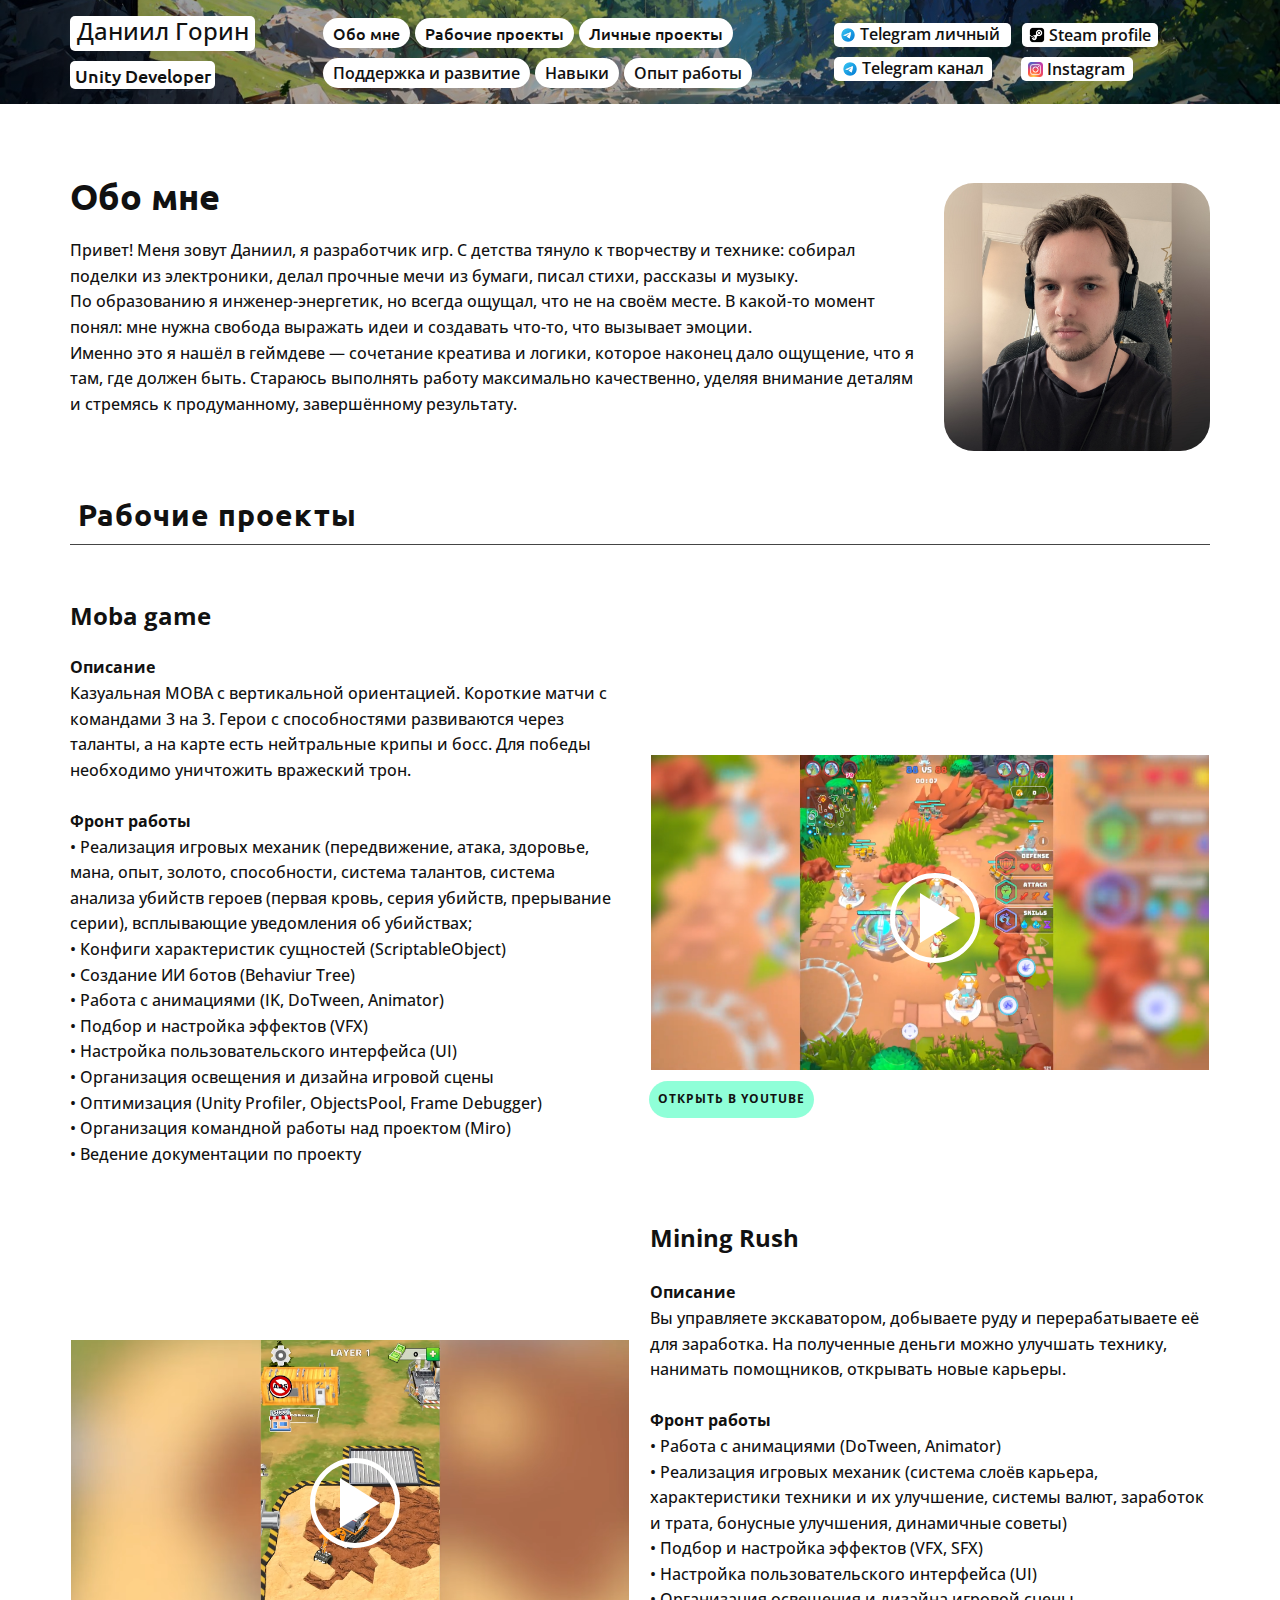
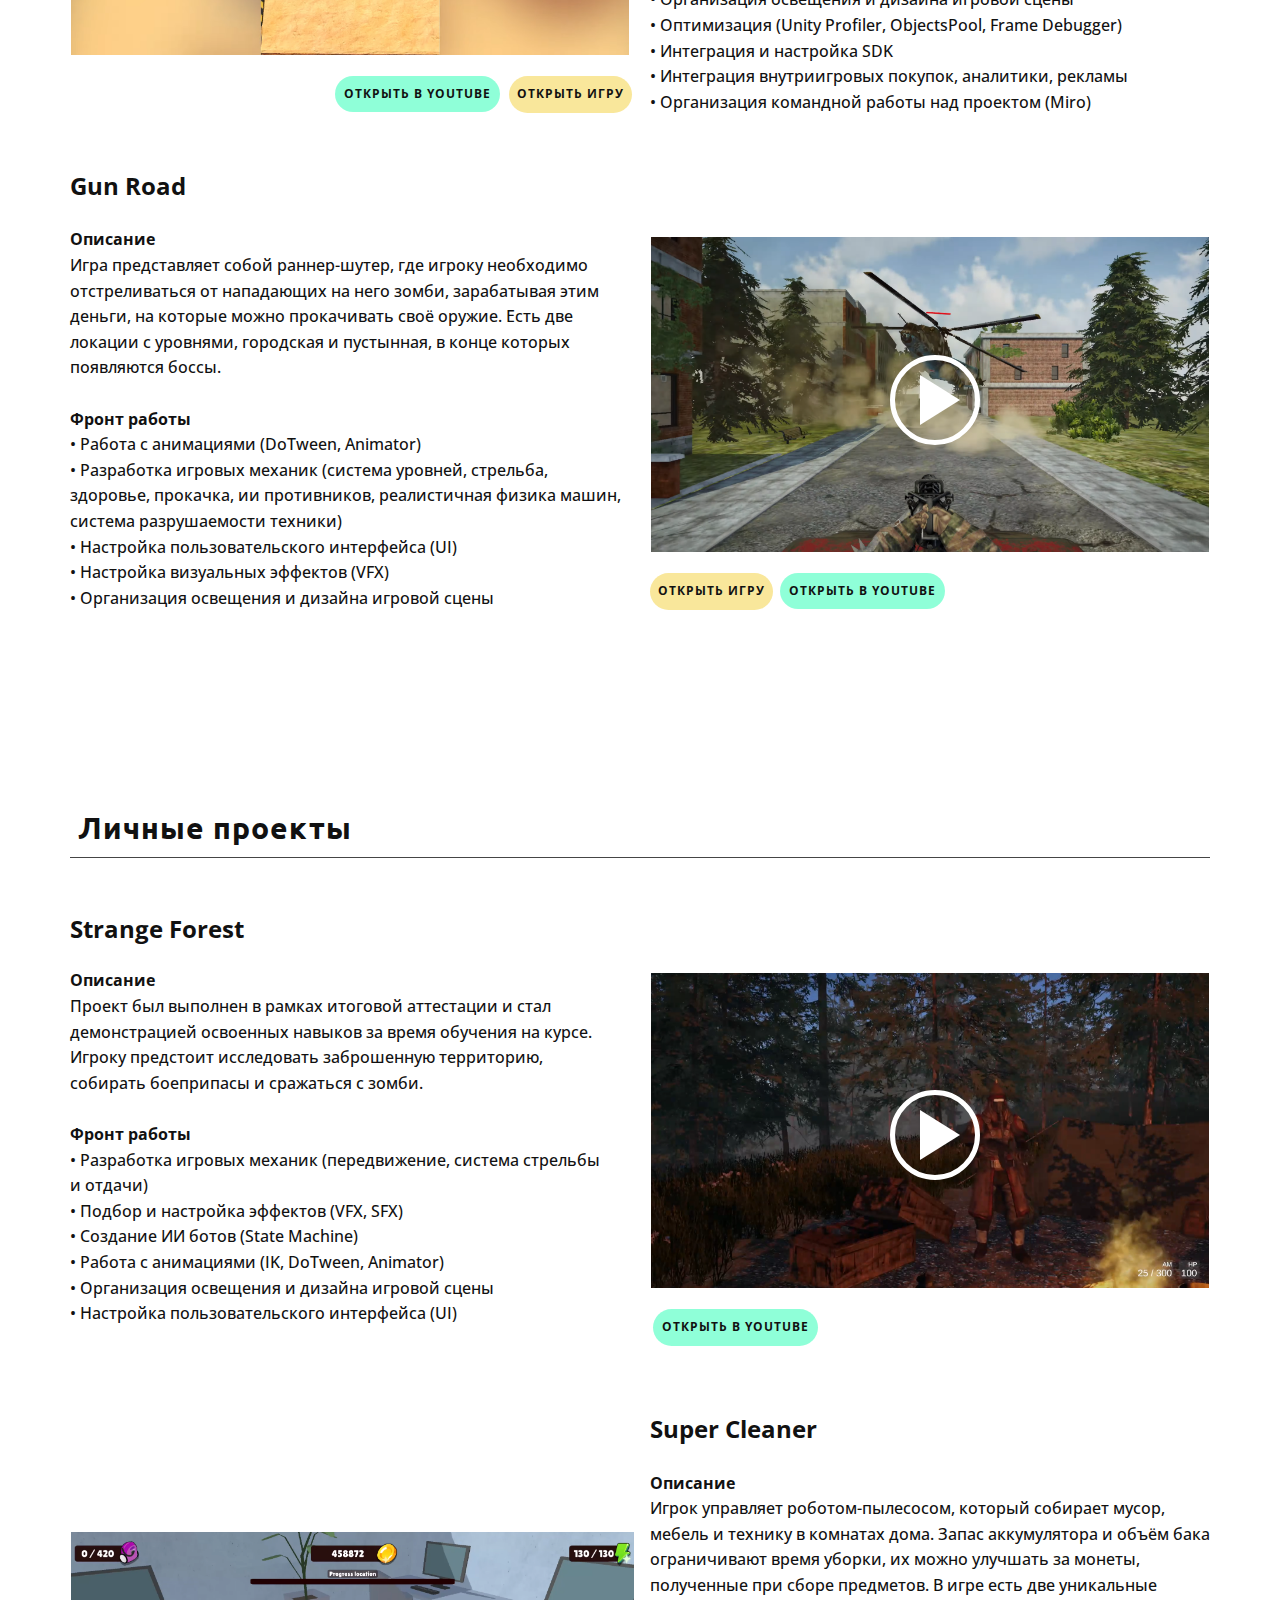
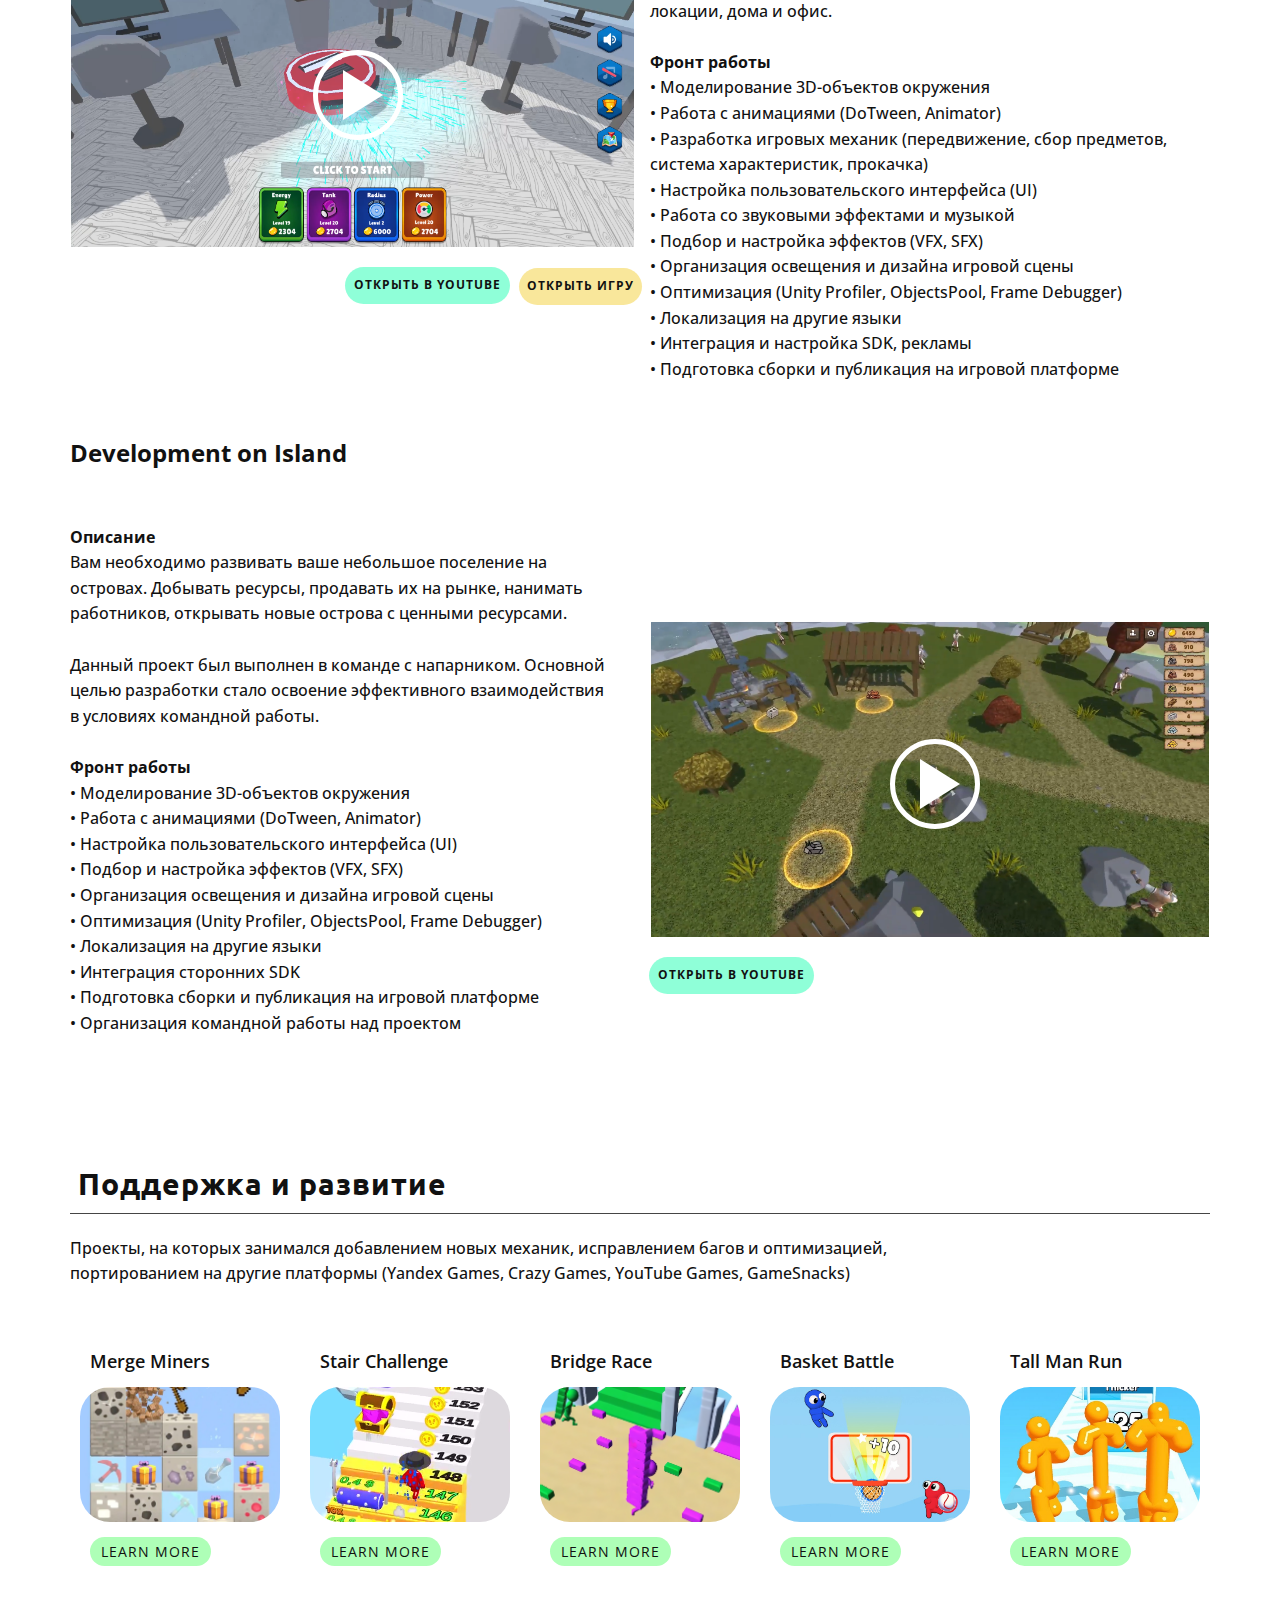
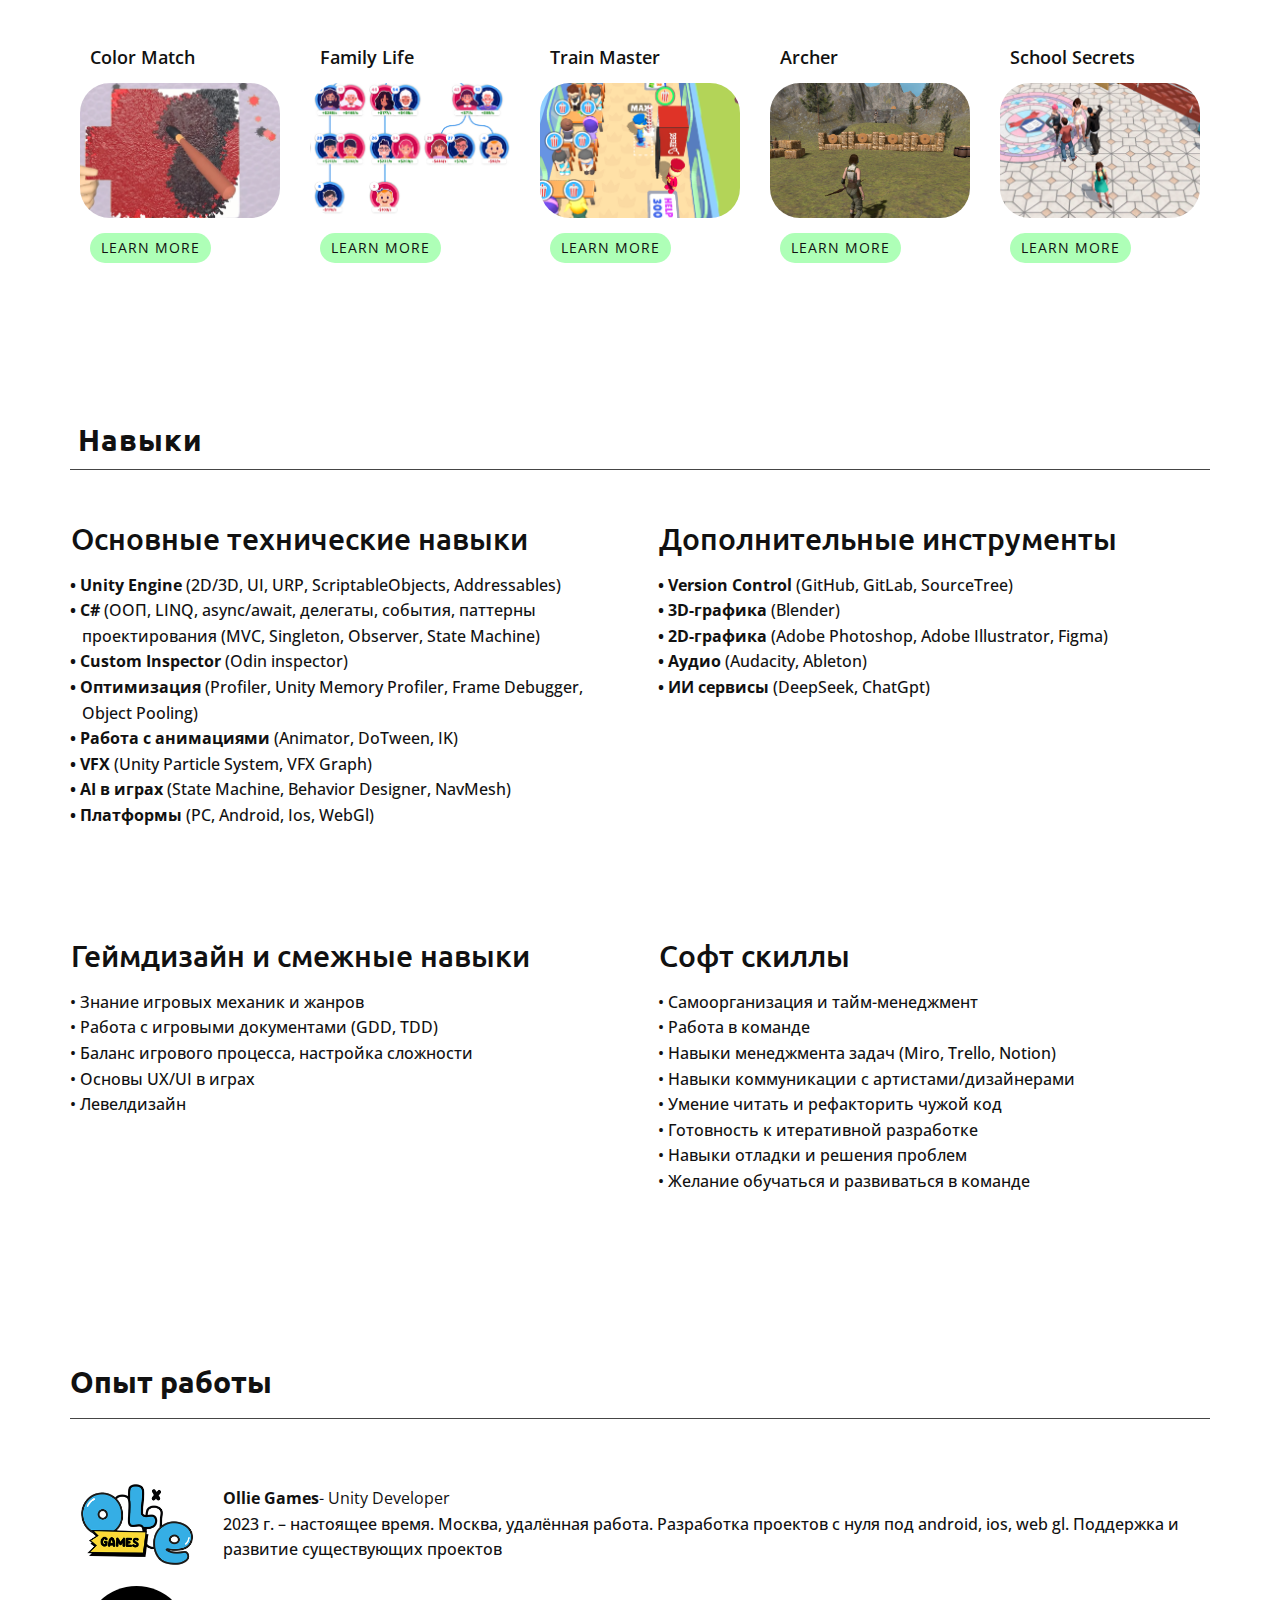
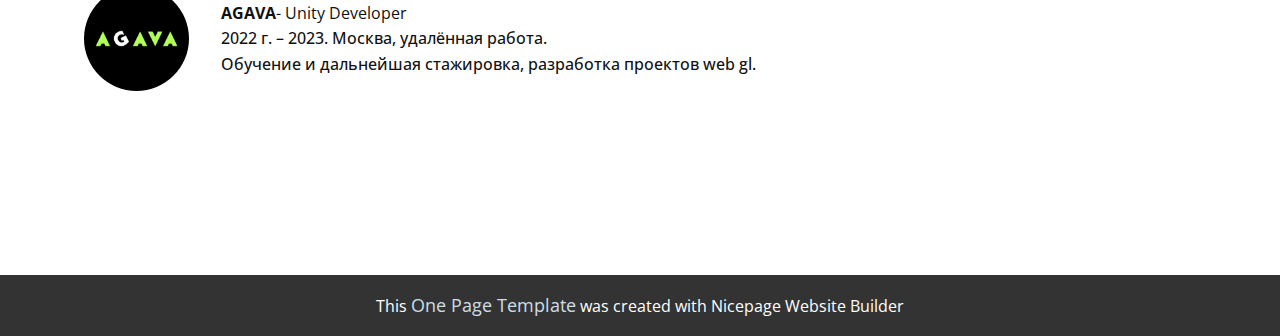
<file: index.html>
<!DOCTYPE html>
<html style="font-size: 16px;" lang="ru"><head>
    <meta name="viewport" content="width=device-width, initial-scale=1.0">
    <meta charset="utf-8">
    <meta name="keywords" content="Рабочие проекты​">
    <meta name="description" content="">
    <title>Daniil Portfolio</title>
    <link rel="stylesheet" href="nicepage.css" media="screen">
<link rel="stylesheet" href="index.css" media="screen">
    <script class="u-script" type="text/javascript" src="jquery.js" defer=""></script>
    <script class="u-script" type="text/javascript" src="nicepage.js" defer=""></script>
    <meta name="generator" content="Nicepage 7.9.4, nicepage.com">
    
    
    
    
    
    
    
    
    <link id="u-theme-google-font" rel="stylesheet" href="https://fonts.googleapis.com/css?family=Ubuntu:300,300i,400,400i,500,500i,700,700i|Open+Sans:300,300i,400,400i,500,500i,600,600i,700,700i,800,800i">
    <script type="application/ld+json">{
		"@context": "http://schema.org",
		"@type": "Organization",
		"name": "My Portfolio"
}</script>
    <meta name="theme-color" content="#86afc0">
    <meta property="og:title" content="Daniil Portfolio">
    <meta property="og:type" content="website">
  <meta data-intl-tel-input-cdn-path="intlTelInput/"></head>
  <body data-home-page="Daniil-Portfolio.html" data-home-page-title="Daniil Portfolio" data-path-to-root="./" data-include-products="false" class="u-body u-xl-mode" data-lang="ru"><header class="u-clearfix u-header u-image u-shading u-sticky u-sticky-388f u-header" id="sec-0168" data-animation-name="" data-animation-duration="0" data-animation-delay="0" data-animation-direction=""><div class="u-clearfix u-sheet u-valign-middle-sm u-sheet-1">
        <a href="https://steamcommunity.com/profiles/76561198071821367/" class="u-active-custom-color-6 u-border-none u-btn u-btn-round u-button-style u-enable-responsive u-hover-custom-color-6 u-radius u-text-body-color u-white u-btn-1" target="_blank"><span class="u-file-icon u-icon u-icon-1"><img src="images/icons8-steam-500.png" alt=""></span>&nbsp;Steam profile
        </a>
        <a href="https://t.me/whiskas009" class="u-active-custom-color-6 u-border-none u-btn u-btn-round u-button-style u-enable-responsive u-hover-custom-color-6 u-radius u-text-body-color u-white u-btn-2" target="_blank"><span class="u-file-icon u-icon u-icon-2"><img src="images/icons8--240.png" alt=""></span> Telegram личный&nbsp;
        </a>
        <nav class="u-hidden-sm u-menu u-menu-one-level u-menu-1" role="navigation" data-responsive-from="XS">
          <div class="menu-collapse" style="font-size: 0.625rem; letter-spacing: 0px; font-weight: 500;">
            <a class="u-button-style u-custom-active-border-color u-custom-active-color u-custom-border u-custom-border-color u-custom-border-radius u-custom-borders u-custom-color u-custom-hover-border-color u-custom-hover-color u-custom-left-right-menu-spacing u-custom-text-active-color u-custom-text-color u-custom-text-decoration u-custom-text-hover-color u-custom-top-bottom-menu-spacing u-hamburger-link u-nav-link u-radius u-text-white u-hamburger-link-1" aria-label="Открыть меню" aria-controls="4c1b" href="#">
              <svg class="u-svg-link" viewBox="0 0 24 24"><use xlink:href="#svg-8e67"></use></svg>
              <svg class="u-svg-content" version="1.1" id="svg-8e67" viewBox="0 0 16 16" x="0px" y="0px" xmlns:xlink="http://www.w3.org/1999/xlink" xmlns="http://www.w3.org/2000/svg"><g><rect y="1" width="16" height="2"></rect><rect y="7" width="16" height="2"></rect><rect y="13" width="16" height="2"></rect>
</g></svg>
            </a>
          </div>
          <div class="u-custom-menu u-nav-container">
            <ul role="menubar" class="u-custom-font u-heading-font u-nav u-spacing-5 u-unstyled u-nav-1"><li role="none" class="u-nav-item"><a tabindex="-1" role="menuitem" class="u-active-custom-color-6 u-button-style u-hover-custom-color-6 u-nav-link u-radius u-text-active-black u-white" href="./#sec-3444" data-page-id="263807427" aria-haspopup="true" style="padding: 7px 10px; --radius: 16px;">Обо мне </a>
</li><li role="none" class="u-nav-item"><a tabindex="-1" role="menuitem" class="u-active-custom-color-6 u-button-style u-hover-custom-color-6 u-nav-link u-radius u-text-active-black u-white" href="./#block-5" data-page-id="263807427" style="padding: 7px 10px; --radius: 16px;">Рабочие проекты </a>
</li><li role="none" class="u-nav-item"><a tabindex="-1" role="menuitem" class="u-active-custom-color-6 u-button-style u-hover-custom-color-6 u-nav-link u-radius u-text-active-black u-white" href="./#sec-62bb" data-page-id="263807427" style="padding: 7px 10px; --radius: 16px;">Личные проекты </a>
</li></ul>
          </div>
          <div id="4c1b" role="region" aria-label="Панель меню" class="u-custom-menu u-nav-container-collapse">
            <div class="u-black u-container-style u-inner-container-layout u-opacity u-opacity-var u-sidenav u-sidenav-1">
              <div class="u-inner-container-layout u-sidenav-overflow" style="padding: 0px;">
                <div class="u-menu-close u-menu-close-1" tabindex="-1" aria-controls="4c1b" aria-label="Закрыть меню"></div>
                <ul role="menubar" class="u-align-center-lg u-align-center-md u-align-center-sm u-align-center-xl u-align-left-xs u-nav u-popupmenu-items u-spacing-0 u-unstyled u-nav-2"><li role="none" class="u-nav-item"><a tabindex="-1" role="menuitem" class="u-button-style u-nav-link" href="./#sec-3444" data-page-id="263807427" aria-haspopup="true">Обо мне </a>
</li><li role="none" class="u-nav-item"><a tabindex="-1" role="menuitem" class="u-button-style u-nav-link" href="./#block-5" data-page-id="263807427">Рабочие проекты </a>
</li><li role="none" class="u-nav-item"><a tabindex="-1" role="menuitem" class="u-button-style u-nav-link" href="./#sec-62bb" data-page-id="263807427">Личные проекты </a>
</li></ul>
              </div>
            </div>
            <div class="u-black u-menu-overlay u-opacity u-opacity-var" style="--opacity: 0;"></div>
          </div>
          <style class="menu-style">@media (max-width: 539px) {
                    [data-responsive-from="XS"] .u-nav-container {
                        display: none;
                    }
                    [data-responsive-from="XS"] .menu-collapse {
                        display: block;
                    }
                }</style>
        </nav>
        <div class="custom-expanded u-container-align-center-lg u-container-align-center-xl u-container-style u-enable-responsive u-group u-radius u-shape-round u-white u-group-1">
          <div class="u-container-layout u-valign-middle-lg u-valign-middle-sm u-container-layout-1">
            <h1 class="u-align-center u-custom-font u-text u-text-font u-text-1">Даниил Горин</h1>
          </div>
        </div>
        <div class="custom-expanded u-container-align-center u-container-style u-enable-responsive u-group u-radius u-shape-round u-white u-group-2">
          <div class="u-container-layout u-valign-middle-lg u-valign-middle-sm u-container-layout-2">
            <h1 class="u-align-center u-text u-text-2">Unity Developer</h1>
          </div>
        </div>
        <a href="https://www.instagram.com/_.whiskas/?hl=ru" class="u-active-custom-color-6 u-border-none u-btn u-btn-round u-button-style u-enable-responsive u-hover-custom-color-6 u-radius u-text-body-color u-white u-btn-3" target="_blank"><span class="u-file-icon u-icon u-icon-3"><img src="images/icons8-instagram-2401.png" alt=""></span>&nbsp;Instagram
        </a>
        <a href="https://t.me/TheCreativeSpark" class="u-active-custom-color-6 u-border-none u-btn u-btn-round u-button-style u-enable-responsive u-hover-custom-color-6 u-radius u-text-body-color u-white u-btn-4" target="_blank"><span class="u-file-icon u-icon u-icon-4"><img src="images/icons8--240.png" alt=""></span> Telegram канал
        </a>
        <nav class="u-hidden-sm u-menu u-menu-one-level u-menu-2" role="navigation" data-responsive-from="XS">
          <div class="menu-collapse" style="font-size: 0.625rem; letter-spacing: 0px; font-weight: 600;">
            <a class="u-button-style u-custom-active-border-color u-custom-active-color u-custom-border u-custom-border-color u-custom-border-radius u-custom-borders u-custom-color u-custom-hover-border-color u-custom-hover-color u-custom-left-right-menu-spacing u-custom-text-active-color u-custom-text-color u-custom-text-decoration u-custom-text-hover-color u-custom-top-bottom-menu-spacing u-hamburger-link u-nav-link u-radius u-text-white u-hamburger-link-2" aria-label="Открыть меню" aria-controls="4c1b" href="#">
              <svg class="u-svg-link" viewBox="0 0 24 24"><use xlink:href="#svg-ada6"></use></svg>
              <svg class="u-svg-content" version="1.1" id="svg-ada6" viewBox="0 0 16 16" x="0px" y="0px" xmlns:xlink="http://www.w3.org/1999/xlink" xmlns="http://www.w3.org/2000/svg"><g><rect y="1" width="16" height="2"></rect><rect y="7" width="16" height="2"></rect><rect y="13" width="16" height="2"></rect>
</g></svg>
            </a>
          </div>
          <div class="u-custom-menu u-nav-container">
            <ul role="menubar" class="u-nav u-spacing-5 u-unstyled u-nav-3"><li role="none" class="u-nav-item"><a tabindex="-1" role="menuitem" class="u-active-custom-color-6 u-button-style u-hover-custom-color-6 u-nav-link u-radius u-text-active-black u-white" href="./#sec-16d0" data-page-id="263807427" aria-haspopup="true" style="padding: 7px 10px; --radius: 16px;">Поддержка и развитие </a>
</li><li role="none" class="u-nav-item"><a tabindex="-1" role="menuitem" class="u-active-custom-color-6 u-button-style u-hover-custom-color-6 u-nav-link u-radius u-text-active-black u-white" href="./#sec-9dcb" data-page-id="263807427" style="padding: 7px 10px; --radius: 16px;">Навыки </a>
</li><li role="none" class="u-nav-item"><a tabindex="-1" role="menuitem" class="u-active-custom-color-6 u-button-style u-hover-custom-color-6 u-nav-link u-radius u-text-active-black u-white" href="./#sec-e5c3" data-page-id="263807427" style="padding: 7px 10px; --radius: 16px;">Опыт работы </a>
</li></ul>
          </div>
          <div id="4c1b" role="region" aria-label="Панель меню" class="u-custom-menu u-nav-container-collapse">
            <div class="u-black u-container-style u-inner-container-layout u-opacity u-opacity-var u-sidenav u-sidenav-2">
              <div class="u-inner-container-layout u-sidenav-overflow">
                <div class="u-menu-close u-menu-close-2" tabindex="-1" aria-controls="4c1b" aria-label="Закрыть меню"></div>
                <ul role="menubar" class="u-align-center-lg u-align-center-md u-align-center-sm u-align-center-xl u-align-left-xs u-nav u-popupmenu-items u-unstyled u-nav-4"><li role="none" class="u-nav-item"><a tabindex="-1" role="menuitem" class="u-button-style u-nav-link" href="./#sec-16d0" data-page-id="263807427" aria-haspopup="true">Поддержка и развитие </a>
</li><li role="none" class="u-nav-item"><a tabindex="-1" role="menuitem" class="u-button-style u-nav-link" href="./#sec-9dcb" data-page-id="263807427">Навыки </a>
</li><li role="none" class="u-nav-item"><a tabindex="-1" role="menuitem" class="u-button-style u-nav-link" href="./#sec-e5c3" data-page-id="263807427">Опыт работы </a>
</li></ul>
              </div>
            </div>
            <div class="u-black u-menu-overlay u-opacity u-opacity-var"></div>
          </div>
          <style class="menu-style">@media (max-width: 539px) {
                    [data-responsive-from="XS"] .u-nav-container {
                        display: none;
                    }
                    [data-responsive-from="XS"] .menu-collapse {
                        display: block;
                    }
                }</style>
        </nav>
      </div></header>
    <section class="u-clearfix u-section-1" id="sec-3444">
      <div class="u-clearfix u-sheet u-valign-top-md u-sheet-1">
        <div class="data-layout-selected u-clearfix u-expanded-width-sm u-expanded-width-xl u-expanded-width-xs u-layout-wrap u-layout-wrap-1">
          <div class="u-gutter-0 u-layout">
            <div class="u-layout-row">
              <div class="u-container-style u-layout-cell u-shape-rectangle u-size-46 u-layout-cell-1">
                <div class="u-container-layout u-container-layout-1">
                  <h3 class="u-text u-text-default-lg u-text-default-md u-text-default-xl u-text-1"><b></b><b>Обо​ мне</b>
                  </h3>
                  <p class="u-text u-text-2"> Привет! Меня зовут Даниил, я разработчик игр. С детства тянуло к творчеству и технике: собирал поделки из электроники, делал прочные мечи из бумаги, писал стихи, рассказы и музыку.<br>По образованию я инженер-энергетик, но всегда ощущал, что не на своём месте. В какой-то момент понял: мне нужна свобода выражать идеи и создавать что-то, что вызывает эмоции.<br>Именно это я нашёл в геймдеве — сочетание креатива и логики, которое наконец дало ощущение, что я там, где должен быть. Стараюсь выполнять работу максимально качественно, уделяя внимание деталям и стремясь к продуманному, завершённому результату.<br>
                  </p>
                </div>
              </div>
              <div class="u-container-style u-layout-cell u-shape-rectangle u-size-14 u-layout-cell-2">
                <div class="u-container-layout u-valign-middle-sm u-container-layout-2">
                  <img class="custom-expanded u-expanded-width-lg u-expanded-width-md u-expanded-width-xl u-image u-image-round u-radius u-image-1" src="images/avatar.jpg" data-image-width="4096" data-image-height="4096">
                </div>
              </div>
            </div>
          </div>
        </div>
      </div>
    </section>
    <section class="u-clearfix u-section-2" id="block-5">
      <div class="u-clearfix u-sheet u-sheet-1">
        <div class="u-align-center u-clearfix u-expanded-width u-group-elements u-group-elements-1">
          <h1 class="u-align-left u-text u-text-1">Рабочие проекты</h1>
          <div class="u-border-1 u-border-grey-dark-1 u-expanded-width u-line u-line-horizontal u-line-1"></div>
        </div>
        <p class="u-align-left u-text u-text-2"><span style="font-weight: 700;">Moba game</span>
          <br>
        </p>
        <p class="u-text u-text-3"><span style="font-weight: 500;"></span><span style="font-weight: 700;"> Описание<br></span>Казуальная MOBA с вертикальной ориентацией.&nbsp;Короткие матчи с командами 3 на 3. Герои с способностями развиваются через таланты, а на карте есть нейтральные крипы и босс. Для победы необходимо уничтожить вражеский трон.<br>
          <br><span style="font-weight: 700;">Фронт работы</span>
          <br>• Реализация игровых механик (передвижение, атака,&nbsp;здоровье, мана, опыт, золото, способности, система талантов, cистема анализа убийств героев (первая кровь, серия убийств, прерывание серии), всплывающие уведомления об убийствах;<br>• Конфиги характеристик сущностей (​ScriptableObject)<br>• Создание ИИ ботов (Behaviur Tree)<br>• Работа с анимациями (IK, DoTween, Animator)<br>• ​Подбор и настройка эффектов (VFX)<br>• Настройка пользовательского интерфейса (UI)<br>• ​Организация освещения и дизайна игровой сцены<br>• Оптимизация (​Unity Profiler, ObjectsPool, ​Frame Debugger)<br>• Организация командной работы над проектом (Miro)<br>• Ведение документации по проекту<br>
        </p>
        <div class="custom-expanded u-border-1 u-border-white u-video u-video-contain u-video-1">
          <div class="embed-responsive embed-responsive-1">
            <iframe style="position: absolute;top: 0;left: 0;width: 100%;height: 100%;" class="embed-responsive-item" data-src="https://www.youtube.com/embed/2j_z2X2z5MA?playlist=2j_z2X2z5MA&amp;loop=1&amp;mute=1&amp;showinfo=0&amp;controls=1&amp;start=0" data-poster="images/Screenshot_11.png" frameborder="0" allowfullscreen=""></iframe>
            <button class="u-video-poster u-video-poster-1" data-src="images/Screenshot_11.png"></button>
          </div>
        </div>
        <a href="https://youtu.be/2j_z2X2z5MA" class="u-border-none u-btn u-btn-round u-button-style u-custom-color-7 u-hover-palette-2-light-2 u-radius u-btn-1" target="_blank">открыть в youtube </a>
        <p class="u-text u-text-4"><b></b><b>Mining Rush</b>
          <br>
        </p>
        <a href="https://youtu.be/LDNfyW2tQQw" class="u-border-none u-btn u-btn-round u-button-style u-custom-color-7 u-hover-palette-2-light-2 u-radius u-btn-2" target="_blank">открыть в youtube </a>
        <p class="u-text u-text-5"><span style="font-weight: 700;">Описание</span>
          <br>Вы управляете экскаватором, добываете руду и перерабатываете её для заработка. На полученные деньги можно улучшать технику, нанимать помощников, открывать новые карьеры.<br>
          <br><span style="font-weight: 700;">Фронт работы</span>
          <br>• ​Работа с анимациями (DoTween, Animator)<br>• Реализация игровых механик (система слоёв карьера, характеристики техники и их улучшение, системы валют, заработок и трата, бонусные улучшения, динамичные советы)<br>• Подбор и настройка эффектов (VFX, SFX)<br>• Настройка пользовательского интерфейса (UI)<br>• Организация освещения и дизайна игровой сцены<br> • Оптимизация (​Unity Profiler, ObjectsPool, ​Frame Debugger)<br>• Интеграция и настройка SDK<br>• Интеграция внутриигровых покупок,&nbsp;аналитики,&nbsp;рекламы&nbsp;<br>• Организация командной работы над проектом (Miro)<br>
        </p>
        <div class="custom-expanded u-border-1 u-border-white u-video u-video-contain u-video-2">
          <div class="embed-responsive embed-responsive-2">
            <iframe style="position: absolute;top: 0;left: 0;width: 100%;height: 100%;" class="embed-responsive-item" data-src="https://www.youtube.com/embed/LDNfyW2tQQw?playlist=LDNfyW2tQQw&amp;loop=1&amp;mute=1&amp;showinfo=0&amp;controls=1&amp;start=0" data-poster="images/Screenshot_2.png" frameborder="0" allowfullscreen=""></iframe>
            <button class="u-video-poster u-video-poster-2" data-src="images/Screenshot_2.png"></button>
          </div>
        </div>
        <a href="https://play.google.com/store/apps/details?id=com.FMLY.MiningRush&amp;hl=en-US" class="u-border-none u-btn u-btn-round u-button-style u-hover-palette-2-light-2 u-palette-3-light-2 u-radius u-btn-3" target="_blank">открыть игру </a>
        <p class="u-text u-text-6"><b>Gun Road</b>
          <br>
        </p>
        <a href="https://youtu.be/A7d2AMFhFSA" class="u-border-none u-btn u-btn-round u-button-style u-custom-color-7 u-hover-palette-2-light-2 u-radius u-btn-4" target="_blank">открыть в youtube </a>
        <p class="u-text u-text-7"><b><b></b><b>Описание</b>
            <br><span style="font-weight: 400;"></span></b>Игра представляет собой раннер-шутер, где игроку необходимо отстреливаться от нападающих на него зомби, зарабатывая этим деньги, на которые можно прокачивать своё оружие. Есть две локации с уровнями, городская и пустынная, в конце которых появляются боссы.<br>
          <br><span style="font-weight: 700;">Фронт работы</span>
          <br>• ​Работа с анимациями (DoTween, Animator)<br>• Разработка игровых механик (система уровней, стрельба, здоровье, прокачка, ии противников, реалистичная физика машин, система разрушаемости техники)<br>• Настройка пользовательского интерфейса (UI)<br>• Настройка визуальных эффектов (VFX)<br> • Организация освещения и дизайна игровой сцены<br>
        </p>
        <div class="custom-expanded u-border-1 u-border-white u-video u-video-contain u-video-3">
          <div class="embed-responsive embed-responsive-3">
            <iframe style="position: absolute;top: 0;left: 0;width: 100%;height: 100%;" class="embed-responsive-item" data-src="https://www.youtube.com/embed/A7d2AMFhFSA?playlist=A7d2AMFhFSA&amp;loop=1&amp;mute=1&amp;showinfo=0&amp;controls=1&amp;start=0" data-poster="images/Screenshot_3.png" frameborder="0" allowfullscreen=""></iframe>
            <button class="u-video-poster u-video-poster-3" data-src="images/Screenshot_3.png"></button>
          </div>
        </div>
        <a href="https://yandex.ru/games/#app=262261" class="u-border-none u-btn u-btn-round u-button-style u-hover-palette-2-light-2 u-palette-3-light-2 u-radius u-btn-5" target="_blank">открыть игру </a>
      </div>
    </section>
    <section class="u-clearfix u-section-3" id="sec-62bb">
      <div class="u-clearfix u-sheet u-sheet-1">
        <div class="u-align-center u-clearfix u-expanded-width u-group-elements u-group-elements-1">
          <h1 class="u-align-left u-text u-text-1">Личные проекты</h1>
          <div class="u-border-1 u-border-grey-dark-1 u-expanded-width u-line u-line-horizontal u-line-1"></div>
        </div>
        <p class="u-text u-text-2"><span style="font-weight: 700;">Strange Forest</span>
          <br>
        </p>
        <p class="u-text u-text-3"><b></b><span style="font-weight: 700;">Описание</span>
          <br>Проект был выполнен в рамках итоговой аттестации и стал демонстрацией освоенных навыков за время обучения на курсе. Игроку предстоит исследовать заброшенную территорию, собирать боеприпасы и сражаться с зомби.&nbsp;<br>
          <br><b>Фронт работы</b>
          <br>• Разработка игровых механик (передвижение, система стрельбы и отдачи)<br> • Подбор и настройка эффектов (VFX, SFX)<br> • Создание ИИ ботов (State Machine)<br>• Работа с анимациями (IK, DoTween, Animator)<br> • Организация освещения и дизайна игровой сцены<br>• Настройка пользовательского интерфейса (UI)<br>
        </p>
        <div class="custom-expanded u-border-1 u-border-white u-video u-video-contain u-video-1">
          <div class="embed-responsive embed-responsive-1">
            <iframe style="position: absolute;top: 0;left: 0;width: 100%;height: 100%;" class="embed-responsive-item" data-src="https://www.youtube.com/embed/QEaEznPColY?playlist=QEaEznPColY&amp;loop=1&amp;mute=1&amp;showinfo=0&amp;controls=1&amp;start=0" data-poster="images/Screenshot_6.png" frameborder="0" allowfullscreen=""></iframe>
            <button class="u-video-poster u-video-poster-1" data-src="images/Screenshot_6.png"></button>
          </div>
        </div>
        <a href="https://youtu.be/QEaEznPColY" class="u-border-none u-btn u-btn-round u-button-style u-custom-color-7 u-hover-palette-2-light-2 u-radius u-btn-1" target="_blank">открыть в youtube </a>
        <p class="u-text u-text-4"><span style="font-weight: 700;"></span><b>Super Cleaner</b>
          <br>
        </p>
        <a href="https://youtu.be/a6oX9TEyNTQ" class="u-border-none u-btn u-btn-round u-button-style u-custom-color-7 u-hover-palette-2-light-2 u-radius u-btn-2" target="_blank">открыть в youtube </a>
        <a href="https://yandex.ru/games/app/209138#app-id=209138&amp;catalog-session-uid=catalog-701500de-4b9a-5456-b46b-40e6c41bf778-1742122439503-4a79&amp;rtx-reqid=6686049265191756100&amp;pos=%7B%22listType%22%3A%22user_profile_recent_games%22%2C%22tabCategory%22%3A%22user%22%7D&amp;redir-data=%7B%22block%22%3A%22profile%22%2C%22block_index%22%3A0%2C%22card%22%3A%22profile_recent_games%22%2C%22col%22%3A0%2C%22first_screen%22%3A1%2C%22page%22%3A%22profile%22%2C%22rn%22%3A784822058%2C%22row%22%3A0%2C%22rtx_reqid%22%3A%226686049265191756100%22%2C%22same_block_index%22%3A0%2C%22wrapper%22%3A%22profile-recent-games%22%2C%22games_request_id%22%3A%221742122439102939-4579079602094839271-balancer-l7leveler-kubr-yp-sas-224-BAL%22%2C%22http_ref%22%3A%22https%253A%252F%252Fyandex.ru%252Fgames%252Fuser%22%7D" class="u-border-none u-btn u-btn-round u-button-style u-hover-palette-2-light-2 u-palette-3-light-2 u-radius u-btn-3" target="_blank">открыть игру </a>
        <p class="u-text u-text-5"><b>Описание</b>
          <br>Игрок управляет роботом-пылесосом, который собирает мусор, мебель и технику в комнатах дома. Запас аккумулятора и объём бака ограничивают время уборки, их можно улучшать за монеты, полученные при сборе предметов. В игре есть две уникальные локации, дома и офис.<br>
          <br><b>Фронт работы</b>
          <br>• Моделирование 3D-объектов окружения<br> • Работа с анимациями (DoTween, Animator)<br>• Разработка игровых механик (передвижение, сбор предметов, система характеристик, прокачка)<br>• Настройка пользовательского интерфейса (UI)<br>• Работа со звуковыми эффектами и музыкой<br> • Подбор и настройка эффектов (VFX, SFX)<br> • Организация освещения и дизайна игровой сцены<br> • Оптимизация (​Unity Profiler, ObjectsPool, ​Frame Debugger)<br>• Локализация на другие языки<br>• Интеграция и настройка SDK, рекламы<br>• Подготовка сборки и публикация на игровой платформе <b></b><b></b>
          <br>
        </p>
        <div class="custom-expanded u-border-1 u-border-white u-video u-video-contain u-video-2">
          <div class="embed-responsive embed-responsive-2">
            <iframe style="position: absolute;top: 0;left: 0;width: 100%;height: 100%;" class="embed-responsive-item" data-src="https://www.youtube.com/embed/a6oX9TEyNTQ?playlist=a6oX9TEyNTQ&amp;loop=1&amp;mute=1&amp;showinfo=1&amp;controls=1&amp;start=0" data-poster="images/Screenshot_5.png" frameborder="0" allowfullscreen=""></iframe>
            <button class="u-video-poster u-video-poster-2" data-src="images/Screenshot_5.png"></button>
          </div>
        </div>
        <p class="u-text u-text-6"><b>Development on Island</b>
          <br>
        </p>
        <a href="https://youtu.be/J9vcyJfawiQ" class="u-border-none u-btn u-btn-round u-button-style u-custom-color-7 u-hover-palette-2-light-2 u-radius u-btn-4" target="_blank">открыть в youtube </a>
        <div class="custom-expanded u-border-1 u-border-white u-video u-video-contain u-video-3">
          <div class="embed-responsive embed-responsive-3">
            <iframe style="position: absolute;top: 0;left: 0;width: 100%;height: 100%;" class="embed-responsive-item" data-src="https://www.youtube.com/embed/J9vcyJfawiQ?playlist=J9vcyJfawiQ&amp;loop=1&amp;mute=1&amp;showinfo=0&amp;controls=1&amp;start=0" data-poster="images/Screenshot_4.png" frameborder="0" allowfullscreen=""></iframe>
            <button class="u-video-poster u-video-poster-3" data-src="images/Screenshot_4.png"></button>
          </div>
        </div>
        <p class="u-text u-text-7"><b>Описание</b>
          <br>Вам необходимо развивать ваше небольшое поселение на островах. Добывать ресурсы, продавать их на рынке, нанимать работников, открывать новые острова с ценными ресурсами.<br>
          <br>Данный проект был выполнен в команде с напарником. Основной целью разработки стало освоение эффективного взаимодействия в условиях командной работы.&nbsp;<br>
          <br><b>Фронт работы</b>
          <br> • Моделирование 3D-объектов окружения<br> • Работа с анимациями (DoTween, Animator)<br>• Настройка пользовательского интерфейса (UI)<br> • Подбор и настройка эффектов (VFX, SFX)<br> • Организация освещения и дизайна игровой сцены<br> • Оптимизация (​Unity Profiler, ObjectsPool, ​Frame Debugger)<br>• Локализация на другие языки<br>• Интеграция сторонних SDK<br>• Подготовка сборки и публикация на игровой платформе<br>• Организация командной работы над проектом<b></b><b></b><b></b>
          <br>
        </p>
      </div>
    </section>
    <section class="u-clearfix u-section-4" id="sec-16d0">
      <div class="u-clearfix u-sheet u-valign-middle-sm u-sheet-1">
        <div class="u-align-center u-clearfix u-expanded-width u-group-elements u-group-elements-1">
          <h1 class="u-align-left u-text u-text-1">Поддержка и развитие</h1>
          <div class="u-border-1 u-border-grey-dark-1 u-expanded-width u-line u-line-horizontal u-line-1"></div>
        </div>
        <p class="u-text u-text-2">Проекты, на которых занимался добавлением новых механик, исправлением​ багов и оптимизацией,<br>портированием на другие платформы (Yandex Games, Crazy Games, YouTube Games, GameSnacks)<b></b><b></b><b></b>
          <br>
        </p>
        <div class="u-expanded-width u-list u-list-1">
          <div class="u-repeater u-repeater-1">
            <div class="u-container-align-center-sm u-container-align-center-xs u-container-style u-list-item u-repeater-item">
              <div class="u-container-layout u-similar-container u-valign-top-md u-container-layout-1">
                <p class="u-align-center-sm u-align-center-xs u-text u-text-default u-text-3">Merge Miners</p>
                <img alt="" class="u-align-center-xs u-expanded-width-lg u-expanded-width-md u-expanded-width-xl u-image u-image-round u-radius u-image-1" data-image-width="810" data-image-height="1038" src="images/mergeminers.jpg">
                <a href="https://play.google.com/store/apps/details?id=com.tcg.fpsdungeonminer&amp;hl=ru" class="u-active-none u-align-center u-border-hover-palette-2-base u-border-none u-btn u-btn-round u-button-style u-custom-color-6 u-hover-palette-2-light-2 u-radius u-text-body-color u-btn-1" target="_blank">learn more</a>
              </div>
            </div>
            <div class="u-container-align-center-sm u-container-align-center-xs u-container-style u-list-item u-repeater-item">
              <div class="u-container-layout u-similar-container u-valign-top-md u-container-layout-2">
                <p class="u-align-center-sm u-align-center-xs u-text u-text-default u-text-4">Stair Challenge</p>
                <img alt="" class="custom-expanded u-align-center-xs u-expanded-width-lg u-expanded-width-md u-expanded-width-xl u-image u-image-round u-radius u-image-2" data-image-width="387" data-image-height="608" src="images/stairchallenge.png">
                <a href="https://play.google.com/store/apps/details?id=com.PXS.STAIRCHALLENGE" class="u-active-none u-align-center u-border-hover-palette-2-base u-border-none u-btn u-btn-round u-button-style u-custom-color-6 u-hover-palette-2-light-2 u-radius u-text-body-color u-btn-2" target="_blank">learn more</a>
              </div>
            </div>
            <div class="u-container-align-center-sm u-container-align-center-xs u-container-style u-list-item u-repeater-item">
              <div class="u-container-layout u-similar-container u-valign-top-md u-container-layout-3">
                <p class="u-align-center-sm u-align-center-xs u-text u-text-default u-text-5"> Bridge Race</p>
                <img alt="" class="custom-expanded u-align-center-xs u-expanded-width-lg u-expanded-width-md u-expanded-width-xl u-image u-image-round u-radius u-image-3" data-image-width="810" data-image-height="1440" src="images/BridgeRace.webp">
                <a href="https://play.google.com/store/apps/details?id=com.Garawell.BridgeRace" class="u-active-none u-align-center u-border-hover-palette-2-base u-border-none u-btn u-btn-round u-button-style u-custom-color-6 u-hover-palette-2-light-2 u-radius u-text-body-color u-btn-3" target="_blank">learn more</a>
              </div>
            </div>
            <div class="u-container-align-center-sm u-container-align-center-xs u-container-style u-list-item u-repeater-item">
              <div class="u-container-layout u-similar-container u-valign-top-md u-container-layout-4">
                <p class="u-align-center-sm u-align-center-xs u-text u-text-default u-text-6"> Basket Battle</p>
                <img alt="" class="custom-expanded u-align-center-xs u-expanded-width-lg u-expanded-width-md u-expanded-width-xl u-image u-image-round u-radius u-image-4" data-image-width="731" data-image-height="1299" src="images/unnamed.jpg">
                <a href="https://play.google.com/store/apps/details?id=com.noorgames.basketbattle" class="u-active-none u-align-center u-border-hover-palette-2-base u-border-none u-btn u-btn-round u-button-style u-custom-color-6 u-hover-palette-2-light-2 u-radius u-text-body-color u-btn-4" target="_blank">learn more</a>
              </div>
            </div>
            <div class="u-container-align-center-sm u-container-align-center-xs u-container-style u-list-item u-repeater-item">
              <div class="u-container-layout u-similar-container u-valign-top-md u-container-layout-5">
                <p class="u-align-center-sm u-align-center-xs u-text u-text-default u-text-7"> Tall Man Run</p>
                <img alt="" class="custom-expanded u-align-center-xs u-expanded-width-lg u-expanded-width-md u-expanded-width-xl u-image u-image-round u-radius u-image-5" data-image-width="760" data-image-height="720" src="images/TallManRun1.jpg">
                <a href="https://play.google.com/store/apps/details?id=com.VectorUpGames.TallManRun" class="u-active-none u-align-center u-border-hover-palette-2-base u-border-none u-btn u-btn-round u-button-style u-custom-color-6 u-hover-palette-2-light-2 u-radius u-text-body-color u-btn-5" target="_blank">learn more</a>
              </div>
            </div>
            <div class="u-container-align-center-sm u-container-align-center-xs u-container-style u-list-item u-repeater-item">
              <div class="u-container-layout u-similar-container u-valign-top-md u-container-layout-6">
                <p class="u-align-center-sm u-align-center-xs u-text u-text-default u-text-8"> Color Match</p>
                <img alt="" class="custom-expanded u-align-center-xs u-expanded-width-lg u-expanded-width-md u-expanded-width-xl u-image u-image-round u-radius u-image-6" data-image-width="810" data-image-height="1440" src="images/ColorMatch.webp">
                <a href="https://play.google.com/store/apps/details?id=com.JacobVanHaag.ColorMatch" class="u-active-none u-align-center u-border-hover-palette-2-base u-border-none u-btn u-btn-round u-button-style u-custom-color-6 u-hover-palette-2-light-2 u-radius u-text-body-color u-btn-6" target="_blank">learn more</a>
              </div>
            </div>
            <div class="u-container-align-center-sm u-container-align-center-xs u-container-style u-list-item u-repeater-item">
              <div class="u-container-layout u-similar-container u-valign-top-md u-container-layout-7">
                <p class="u-align-center-sm u-align-center-xs u-text u-text-default u-text-9"> Family Life</p>
                <img alt="" class="custom-expanded u-align-center-xs u-expanded-width-lg u-expanded-width-md u-expanded-width-xl u-image u-image-round u-radius u-image-7" data-image-width="810" data-image-height="1440" src="images/FamilyLife.webp">
                <a href="https://play.google.com/store/apps/details?id=com.xia.familylife" class="u-active-none u-align-center u-border-hover-palette-2-base u-border-none u-btn u-btn-round u-button-style u-custom-color-6 u-hover-palette-2-light-2 u-radius u-text-body-color u-btn-7" target="_blank">learn more</a>
              </div>
            </div>
            <div class="u-container-align-center-sm u-container-align-center-xs u-container-style u-list-item u-repeater-item">
              <div class="u-container-layout u-similar-container u-valign-top-md u-container-layout-8">
                <p class="u-align-center-sm u-align-center-xs u-text u-text-default u-text-10"> Train Master</p>
                <img alt="" class="custom-expanded u-align-center-xs u-expanded-width-lg u-expanded-width-md u-expanded-width-xl u-image u-image-round u-radius u-image-8" data-image-width="810" data-image-height="1440" src="images/TrainMaster.webp">
                <a href="https://play.google.com/store/apps/details?id=com.hyperpixelgames.idletrainmanager" class="u-active-none u-align-center u-border-hover-palette-2-base u-border-none u-btn u-btn-round u-button-style u-custom-color-6 u-hover-palette-2-light-2 u-radius u-text-body-color u-btn-8" target="_blank">learn more</a>
              </div>
            </div>
            <div class="u-container-align-center-sm u-container-align-center-xs u-container-style u-list-item u-repeater-item">
              <div class="u-container-layout u-similar-container u-valign-top-md u-container-layout-9">
                <p class="u-align-center-sm u-align-center-xs u-text u-text-default u-text-11">Archer</p>
                <img alt="" class="custom-expanded u-align-center-xs u-expanded-width-lg u-expanded-width-md u-expanded-width-xl u-image u-image-round u-radius u-image-9" data-image-width="1246" data-image-height="770" src="images/Archer.png">
                <a href="https://yandex.ru/games/app/384563#app-id=384563&amp;catalog-session-uid=catalog-701500de-4b9a-5456-b46b-40e6c41bf778-1742126448007-0605&amp;rtx-reqid=9597992090995156231&amp;pos=%7B%22listType%22%3A%22suggested%22%2C%22tabCategory%22%3A%22search%22%7D&amp;redir-data=%7B%22block%22%3A%22search%22%2C%22block_index%22%3A0%2C%22card%22%3A%22adaptive_recommended_new%22%2C%22col%22%3A0%2C%22first_screen%22%3A1%2C%22page%22%3A%22search%22%2C%22rn%22%3A387752526%2C%22row%22%3A0%2C%22rtx_reqid%22%3A%2211045667680326445322%22%2C%22same_block_index%22%3A0%2C%22wrapper%22%3A%22grid-list%22%2C%22request_id%22%3A%221742126450326174-16897214996942784777-md5kockuo7te3oxw-BAL%22%2C%22games_request_id%22%3A%221742126450308040-7585852537202431053-balancer-l7leveler-kubr-yp-klg-324-BAL%22%2C%22http_ref%22%3A%22https%253A%252F%252Fyandex.ru%252Fgames%252Fsearch%253Fquery%253DArcher%22%7D&amp;search_query=Archer" class="u-active-none u-align-center u-border-hover-palette-2-base u-border-none u-btn u-btn-round u-button-style u-custom-color-6 u-hover-palette-2-light-2 u-radius u-text-body-color u-btn-9" target="_blank">learn more</a>
              </div>
            </div>
            <div class="u-container-align-center-sm u-container-align-center-xs u-container-style u-list-item u-repeater-item">
              <div class="u-container-layout u-similar-container u-valign-top-md u-container-layout-10">
                <p class="u-align-center-sm u-align-center-xs u-text u-text-default u-text-12"> School Secrets</p>
                <img alt="" class="custom-expanded u-align-center-xs u-expanded-width-lg u-expanded-width-md u-expanded-width-xl u-image u-image-round u-radius u-image-10" data-image-width="810" data-image-height="1440" src="images/SchoolSecrets.webp">
                <a href="https://play.google.com/store/apps/details?id=com.FMLY.SchoolSecrets" class="u-active-none u-align-center u-border-hover-palette-2-base u-border-none u-btn u-btn-round u-button-style u-custom-color-6 u-hover-palette-2-light-2 u-radius u-text-body-color u-btn-10" target="_blank">learn more</a>
              </div>
            </div>
          </div>
        </div>
      </div>
    </section>
    <section class="u-clearfix u-container-align-center u-section-5" id="sec-9dcb">
      <div class="u-clearfix u-sheet u-valign-bottom-xl u-valign-middle-lg u-valign-middle-md u-valign-middle-xs u-sheet-1">
        <div class="u-align-center u-clearfix u-expanded-width u-group-elements u-group-elements-1">
          <h1 class="u-align-left u-text u-text-1">Навыки</h1>
          <div class="u-border-1 u-border-grey-dark-1 u-expanded-width u-line u-line-horizontal u-line-1"></div>
        </div>
        <div class="u-expanded-width-lg u-expanded-width-md u-expanded-width-sm u-expanded-width-xl u-list u-list-1">
          <div class="u-repeater u-repeater-1">
            <div class="u-container-style u-list-item u-repeater-item u-shape-rectangle u-list-item-1">
              <div class="u-container-layout u-similar-container u-container-layout-1">
                <h3 class="u-text u-text-2"> Основные технические навыки</h3>
                <p class="u-text u-text-3"><span style="font-weight: 700;"> •&nbsp;Unity Engine</span>&nbsp;(2D/3D, UI, URP, ScriptableObjects, Addressables)<br><span style="font-weight: 700;">•&nbsp;C#&nbsp;</span>(ООП, LINQ, async/await, делегаты, события, паттерны<br>&nbsp; &nbsp;проектирования (MVC, Singleton, Observer, State Machine)<br><span style="font-weight: 700;">•&nbsp;Custom Inspector</span> (Odin inspector)<br><span style="font-weight: 700;">•&nbsp;Оптимизация</span>&nbsp;(Profiler, ​Unity Memory Profiler, ​Frame Debugger,&nbsp;<br>&nbsp; &nbsp;Object Pooling)<br><span style="font-weight: 700;">•&nbsp;Работа с анимациями&nbsp;</span>(Animator, DoTween, IK)<br><span style="font-weight: 700;">• VFX</span>&nbsp;(Unity Particle System,&nbsp;VFX Graph)<br><span style="font-weight: 700;"> •&nbsp;AI в играх</span>&nbsp;(​State Machine, Behavior Designer, NavMesh)<br><span style="font-weight: 700;">•&nbsp;Платформы</span>&nbsp;(PC, Android, Ios, WebGl)
                </p>
              </div>
            </div>
            <div class="u-container-style u-list-item u-repeater-item u-shape-rectangle u-list-item-2">
              <div class="u-container-layout u-similar-container u-container-layout-2">
                <h3 class="u-text u-text-4"> Дополнительные инструменты</h3>
                <p class="u-text u-text-5"><span style="font-weight: 500;"><span style="font-weight: 700;"> •&nbsp;Version Control</span>&nbsp;(GitHub, GitLab, SourceTree)<br><span style="font-weight: 700;"> •&nbsp;3D-графика</span>&nbsp;(Blender)<br><span style="font-weight: 700;"> •&nbsp;2D-графика</span>&nbsp;(Adobe Photoshop, Adobe Illustrator, Figma)<br><span style="font-weight: 700;"> •&nbsp;Аудио</span>&nbsp;(Audacity, Ableton)<br><span style="font-weight: 700;"> •&nbsp;ИИ сервисы</span> (DeepSeek, ChatGpt)</span>
                  <br>
                </p>
              </div>
            </div>
            <div class="u-container-style u-list-item u-repeater-item u-shape-rectangle u-list-item-3">
              <div class="u-container-layout u-similar-container u-container-layout-3">
                <h3 class="u-text u-text-6"> Геймдизайн и смежные навыки </h3>
                <p class="u-text u-text-7"><span style="font-weight: 500;"> •&nbsp;Знание игровых механик и жанров<br>•&nbsp;Работа с игровыми документами (GDD, TDD)<br>•&nbsp;Баланс игрового процесса, настройка сложности<br>•&nbsp;Основы UX/UI в играх<br>• Левелдизайн&nbsp;</span>
                  <br>
                </p>
              </div>
            </div>
            <div class="u-container-style u-list-item u-repeater-item u-shape-rectangle u-list-item-4">
              <div class="u-container-layout u-similar-container u-container-layout-4">
                <h3 class="u-text u-text-8"> Софт скиллы </h3>
                <p class="u-text u-text-9"><span style="font-weight: 500;"> •&nbsp;Самоорганизация и тайм-менеджмент<br>• Работа в команде&nbsp;<br>• Навыки менеджмента задач&nbsp;(Miro, Trello, Notion)<br>• Навыки коммуникации с артистами/дизайнерами<br> •&nbsp;Умение читать и рефакторить чужой код<br>•&nbsp;Готовность к итеративной разработке<br>•&nbsp;Навыки отладки и решения проблем<br>•&nbsp;Желание обучаться и развиваться в команде</span>
                </p>
              </div>
            </div>
          </div>
        </div>
      </div>
    </section>
    <section class="u-clearfix u-section-6" id="sec-e5c3">
      <div class="u-clearfix u-sheet u-valign-middle-lg u-valign-middle-md u-valign-middle-xl u-sheet-1">
        <h1 class="u-align-left u-text u-text-1"><b>Опыт работы</b>
        </h1>
        <div class="u-border-1 u-border-grey-dark-1 u-expanded-width u-line u-line-horizontal u-line-1"></div>
        <img class="u-image u-image-circle u-image-contain u-preserve-proportions u-image-1" src="images/unnamed1.jpg" alt="" data-image-width="512" data-image-height="512">
        <p class="u-text u-text-2"><span style="font-weight: 700;"> Ollie Games</span><span style="font-weight: 500;"><span style="font-weight: 400;">- Unity Developer </span></span>
          <br>2023 г. – настоящее время. Москва, удалённая работа. Разработка проектов с нуля под android, ios, web gl. Поддержка и развитие существующих проектов<br>
        </p>
        <p class="u-text u-text-3"><span style="font-weight: 700;">AGAVA</span><span style="font-weight: 500;"><span style="font-weight: 400;">- Unity Developer </span></span>
          <br>2022 г. – 2023. Москва, удалённая работа.<br>Обучение и дальнейшая стажировка, разработка проектов web gl.<br>
        </p>
        <img class="u-image u-image-circle u-image-contain u-preserve-proportions u-image-2" src="images/4f73a3537bd8b8569cc284c5a3f5374f.jpg" alt="" data-image-width="640" data-image-height="640">
      </div>
    </section>
    
    
    
    
    <section class="u-backlink u-clearfix u-grey-80"> This <a href="https://nicepage.com/one-page-template">One Page Template</a> was created with Nicepage Website Builder 
    </section><span style="height: 28px; width: 28px; margin-left: 0px; margin-right: auto; margin-top: 0px; right: 20px; bottom: 20px; padding: 9px; background-image: none;" class="u-back-to-top u-custom-color-6 u-icon u-icon-circle u-opacity u-opacity-85" data-href="#"><svg class="u-svg-link" preserveAspectRatio="xMidYMin slice" viewBox="0 0 551.13 551.13"><use xmlns:xlink="http://www.w3.org/1999/xlink" xlink:href="#svg-1d98"></use></svg><svg class="u-svg-content" enable-background="new 0 0 551.13 551.13" viewBox="0 0 551.13 551.13" xmlns="http://www.w3.org/2000/svg" id="svg-1d98"><path d="m275.565 189.451 223.897 223.897h51.668l-275.565-275.565-275.565 275.565h51.668z"></path></svg></span>
  
</body></html>
</file>
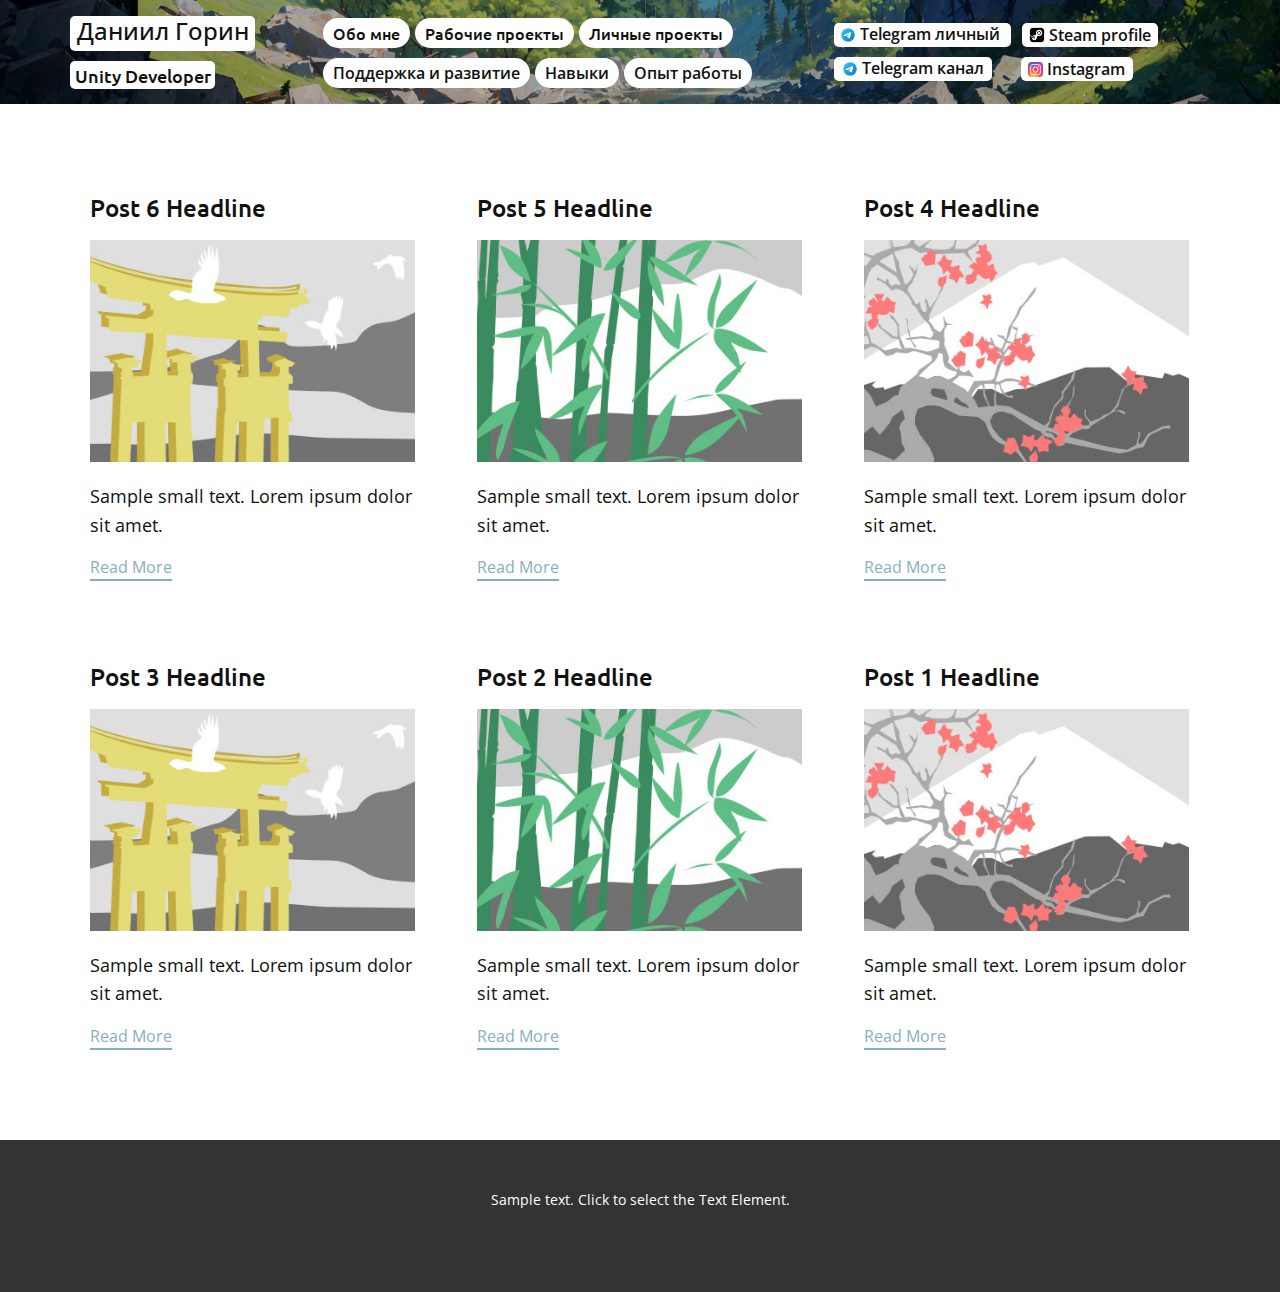
<file: blog/blog.html>
<!DOCTYPE html>
<html style="font-size: 16px;" lang="ru"><head>
    <meta name="viewport" content="width=device-width, initial-scale=1.0">
    <meta charset="utf-8">
    <meta name="keywords" content="Даниил Горин, Unity Developer">
    <meta name="description" content="">
    <title>Блог</title>
    <link rel="stylesheet" href="../nicepage.css" media="screen">
<link rel="stylesheet" href="../Blog-Template.css" media="screen">
    <script class="u-script" type="text/javascript" src="../jquery.js" defer=""></script>
    <script class="u-script" type="text/javascript" src="../nicepage.js" defer=""></script>
    <meta name="generator" content="Nicepage 7.9.4, nicepage.com">
    
    
    
    <link id="u-theme-google-font" rel="stylesheet" href="https://fonts.googleapis.com/css?family=Ubuntu:300,300i,400,400i,500,500i,700,700i|Open+Sans:300,300i,400,400i,500,500i,600,600i,700,700i,800,800i">
    <script type="application/ld+json">{
		"@context": "http://schema.org",
		"@type": "Organization",
		"name": "My Portfolio"
}</script>
    <meta name="theme-color" content="#86afc0">
  <meta data-intl-tel-input-cdn-path="intlTelInput/"></head>
  <body data-path-to-root="../" data-include-products="false" class="u-body u-xl-mode" data-lang="ru"><header class="u-clearfix u-header u-image u-shading u-sticky u-sticky-388f u-header" id="sec-0168" data-animation-name="" data-animation-duration="0" data-animation-delay="0" data-animation-direction=""><div class="u-clearfix u-sheet u-valign-middle-sm u-sheet-1">
        <a href="https://steamcommunity.com/profiles/76561198071821367/" class="u-active-custom-color-6 u-border-none u-btn u-btn-round u-button-style u-enable-responsive u-hover-custom-color-6 u-radius u-text-body-color u-white u-btn-1" target="_blank"><span class="u-file-icon u-icon u-icon-1"><img src="../images/icons8-steam-500.png" alt=""></span>&nbsp;Steam profile
        </a>
        <a href="https://t.me/whiskas009" class="u-active-custom-color-6 u-border-none u-btn u-btn-round u-button-style u-enable-responsive u-hover-custom-color-6 u-radius u-text-body-color u-white u-btn-2" target="_blank"><span class="u-file-icon u-icon u-icon-2"><img src="../images/icons8--240.png" alt=""></span> Telegram личный&nbsp;
        </a>
        <nav class="u-hidden-sm u-menu u-menu-one-level u-menu-1" role="navigation" data-responsive-from="XS">
          <div class="menu-collapse" style="font-size: 0.625rem; letter-spacing: 0px; font-weight: 500;">
            <a class="u-button-style u-custom-active-border-color u-custom-active-color u-custom-border u-custom-border-color u-custom-border-radius u-custom-borders u-custom-color u-custom-hover-border-color u-custom-hover-color u-custom-left-right-menu-spacing u-custom-text-active-color u-custom-text-color u-custom-text-decoration u-custom-text-hover-color u-custom-top-bottom-menu-spacing u-hamburger-link u-nav-link u-radius u-text-white u-hamburger-link-1" aria-label="Открыть меню" aria-controls="4c1b" href="#">
              <svg class="u-svg-link" viewBox="0 0 24 24"><use xlink:href="#svg-8e67"></use></svg>
              <svg class="u-svg-content" version="1.1" id="svg-8e67" viewBox="0 0 16 16" x="0px" y="0px" xmlns:xlink="http://www.w3.org/1999/xlink" xmlns="http://www.w3.org/2000/svg"><g><rect y="1" width="16" height="2"></rect><rect y="7" width="16" height="2"></rect><rect y="13" width="16" height="2"></rect>
</g></svg>
            </a>
          </div>
          <div class="u-custom-menu u-nav-container">
            <ul role="menubar" class="u-custom-font u-heading-font u-nav u-spacing-5 u-unstyled u-nav-1"><li role="none" class="u-nav-item"><a tabindex="-1" role="menuitem" class="u-active-custom-color-6 u-button-style u-hover-custom-color-6 u-nav-link u-radius u-text-active-black u-white" href="../#sec-3444" data-page-id="263807427" aria-haspopup="true" style="padding: 7px 10px; --radius: 16px;">Обо мне </a>
</li><li role="none" class="u-nav-item"><a tabindex="-1" role="menuitem" class="u-active-custom-color-6 u-button-style u-hover-custom-color-6 u-nav-link u-radius u-text-active-black u-white" href="../#block-5" data-page-id="263807427" style="padding: 7px 10px; --radius: 16px;">Рабочие проекты </a>
</li><li role="none" class="u-nav-item"><a tabindex="-1" role="menuitem" class="u-active-custom-color-6 u-button-style u-hover-custom-color-6 u-nav-link u-radius u-text-active-black u-white" href="../#sec-62bb" data-page-id="263807427" style="padding: 7px 10px; --radius: 16px;">Личные проекты </a>
</li></ul>
          </div>
          <div id="4c1b" role="region" aria-label="Панель меню" class="u-custom-menu u-nav-container-collapse">
            <div class="u-black u-container-style u-inner-container-layout u-opacity u-opacity-var u-sidenav u-sidenav-1">
              <div class="u-inner-container-layout u-sidenav-overflow" style="padding: 0px;">
                <div class="u-menu-close u-menu-close-1" tabindex="-1" aria-controls="4c1b" aria-label="Закрыть меню"></div>
                <ul role="menubar" class="u-align-center-lg u-align-center-md u-align-center-sm u-align-center-xl u-align-left-xs u-nav u-popupmenu-items u-spacing-0 u-unstyled u-nav-2"><li role="none" class="u-nav-item"><a tabindex="-1" role="menuitem" class="u-button-style u-nav-link" href="../#sec-3444" data-page-id="263807427" aria-haspopup="true">Обо мне </a>
</li><li role="none" class="u-nav-item"><a tabindex="-1" role="menuitem" class="u-button-style u-nav-link" href="../#block-5" data-page-id="263807427">Рабочие проекты </a>
</li><li role="none" class="u-nav-item"><a tabindex="-1" role="menuitem" class="u-button-style u-nav-link" href="../#sec-62bb" data-page-id="263807427">Личные проекты </a>
</li></ul>
              </div>
            </div>
            <div class="u-black u-menu-overlay u-opacity u-opacity-var" style="--opacity: 0;"></div>
          </div>
          <style class="menu-style">@media (max-width: 539px) {
                    [data-responsive-from="XS"] .u-nav-container {
                        display: none;
                    }
                    [data-responsive-from="XS"] .menu-collapse {
                        display: block;
                    }
                }</style>
        </nav>
        <div class="custom-expanded u-container-align-center-lg u-container-align-center-xl u-container-style u-enable-responsive u-group u-radius u-shape-round u-white u-group-1">
          <div class="u-container-layout u-valign-middle-lg u-valign-middle-sm u-container-layout-1">
            <h1 class="u-align-center u-custom-font u-text u-text-font u-text-1">Даниил Горин</h1>
          </div>
        </div>
        <div class="custom-expanded u-container-align-center u-container-style u-enable-responsive u-group u-radius u-shape-round u-white u-group-2">
          <div class="u-container-layout u-valign-middle-lg u-valign-middle-sm u-container-layout-2">
            <h1 class="u-align-center u-text u-text-2">Unity Developer</h1>
          </div>
        </div>
        <a href="https://www.instagram.com/_.whiskas/?hl=ru" class="u-active-custom-color-6 u-border-none u-btn u-btn-round u-button-style u-enable-responsive u-hover-custom-color-6 u-radius u-text-body-color u-white u-btn-3" target="_blank"><span class="u-file-icon u-icon u-icon-3"><img src="../images/icons8-instagram-2401.png" alt=""></span>&nbsp;Instagram
        </a>
        <a href="https://t.me/TheCreativeSpark" class="u-active-custom-color-6 u-border-none u-btn u-btn-round u-button-style u-enable-responsive u-hover-custom-color-6 u-radius u-text-body-color u-white u-btn-4" target="_blank"><span class="u-file-icon u-icon u-icon-4"><img src="../images/icons8--240.png" alt=""></span> Telegram канал
        </a>
        <nav class="u-hidden-sm u-menu u-menu-one-level u-menu-2" role="navigation" data-responsive-from="XS">
          <div class="menu-collapse" style="font-size: 0.625rem; letter-spacing: 0px; font-weight: 600;">
            <a class="u-button-style u-custom-active-border-color u-custom-active-color u-custom-border u-custom-border-color u-custom-border-radius u-custom-borders u-custom-color u-custom-hover-border-color u-custom-hover-color u-custom-left-right-menu-spacing u-custom-text-active-color u-custom-text-color u-custom-text-decoration u-custom-text-hover-color u-custom-top-bottom-menu-spacing u-hamburger-link u-nav-link u-radius u-text-white u-hamburger-link-2" aria-label="Открыть меню" aria-controls="4c1b" href="#">
              <svg class="u-svg-link" viewBox="0 0 24 24"><use xlink:href="#svg-ada6"></use></svg>
              <svg class="u-svg-content" version="1.1" id="svg-ada6" viewBox="0 0 16 16" x="0px" y="0px" xmlns:xlink="http://www.w3.org/1999/xlink" xmlns="http://www.w3.org/2000/svg"><g><rect y="1" width="16" height="2"></rect><rect y="7" width="16" height="2"></rect><rect y="13" width="16" height="2"></rect>
</g></svg>
            </a>
          </div>
          <div class="u-custom-menu u-nav-container">
            <ul role="menubar" class="u-nav u-spacing-5 u-unstyled u-nav-3"><li role="none" class="u-nav-item"><a tabindex="-1" role="menuitem" class="u-active-custom-color-6 u-button-style u-hover-custom-color-6 u-nav-link u-radius u-text-active-black u-white" href="../#sec-16d0" data-page-id="263807427" aria-haspopup="true" style="padding: 7px 10px; --radius: 16px;">Поддержка и развитие </a>
</li><li role="none" class="u-nav-item"><a tabindex="-1" role="menuitem" class="u-active-custom-color-6 u-button-style u-hover-custom-color-6 u-nav-link u-radius u-text-active-black u-white" href="../#sec-9dcb" data-page-id="263807427" style="padding: 7px 10px; --radius: 16px;">Навыки </a>
</li><li role="none" class="u-nav-item"><a tabindex="-1" role="menuitem" class="u-active-custom-color-6 u-button-style u-hover-custom-color-6 u-nav-link u-radius u-text-active-black u-white" href="../#sec-e5c3" data-page-id="263807427" style="padding: 7px 10px; --radius: 16px;">Опыт работы </a>
</li></ul>
          </div>
          <div id="4c1b" role="region" aria-label="Панель меню" class="u-custom-menu u-nav-container-collapse">
            <div class="u-black u-container-style u-inner-container-layout u-opacity u-opacity-var u-sidenav u-sidenav-2">
              <div class="u-inner-container-layout u-sidenav-overflow">
                <div class="u-menu-close u-menu-close-2" tabindex="-1" aria-controls="4c1b" aria-label="Закрыть меню"></div>
                <ul role="menubar" class="u-align-center-lg u-align-center-md u-align-center-sm u-align-center-xl u-align-left-xs u-nav u-popupmenu-items u-unstyled u-nav-4"><li role="none" class="u-nav-item"><a tabindex="-1" role="menuitem" class="u-button-style u-nav-link" href="../#sec-16d0" data-page-id="263807427" aria-haspopup="true">Поддержка и развитие </a>
</li><li role="none" class="u-nav-item"><a tabindex="-1" role="menuitem" class="u-button-style u-nav-link" href="../#sec-9dcb" data-page-id="263807427">Навыки </a>
</li><li role="none" class="u-nav-item"><a tabindex="-1" role="menuitem" class="u-button-style u-nav-link" href="../#sec-e5c3" data-page-id="263807427">Опыт работы </a>
</li></ul>
              </div>
            </div>
            <div class="u-black u-menu-overlay u-opacity u-opacity-var"></div>
          </div>
          <style class="menu-style">@media (max-width: 539px) {
                    [data-responsive-from="XS"] .u-nav-container {
                        display: none;
                    }
                    [data-responsive-from="XS"] .menu-collapse {
                        display: block;
                    }
                }</style>
        </nav>
      </div></header>
    <section class="u-clearfix u-section-1" id="block-1">
      <div class="u-clearfix u-sheet u-valign-middle u-sheet-1"><!--blog--><!--blog_options_json--><!--{"type":"Recent","source":"","tags":"","count":""}--><!--/blog_options_json-->
        <div class="u-blog u-expanded-width u-repeater u-repeater-1" data-blog-id="blog-1"><!--blog_post-->
          <div class="u-blog-post u-container-style u-repeater-item u-white u-repeater-item-1">
            <div class="u-container-layout u-similar-container u-valign-top u-container-layout-1"><!--blog_post_header-->
              <h4 class="u-blog-control u-text u-text-1">
                <a class="u-post-header-link" href="../blog/post-5.html">Post 6 Headline</a>
              </h4><!--/blog_post_header--><!--blog_post_image-->
              <img alt="" class="u-blog-control u-expanded-width u-image u-image-default u-image-1" src="../images/8ad73f3c.jpeg" data-href="../blog/post-5.html"><!--/blog_post_image--><!--blog_post_content-->
              <div class="u-blog-control u-post-content u-text u-text-2 fr-view">Sample small text. Lorem ipsum dolor sit amet.</div><!--/blog_post_content--><!--blog_post_readmore-->
              <a href="../blog/post-5.html" class="u-blog-control u-border-2 u-border-palette-1-base u-btn u-btn-rectangle u-button-style u-none u-btn-1"><!--blog_post_readmore_content--><!--options_json--><!--{"content":"Read More","defaultValue":"Читать дальше"}--><!--/options_json-->Read More<!--/blog_post_readmore_content--></a><!--/blog_post_readmore-->
            </div>
          </div><div class="u-blog-post u-container-style u-repeater-item u-video-cover u-white">
            <div class="u-container-layout u-similar-container u-valign-top u-container-layout-2"><!--blog_post_header-->
              <h4 class="u-blog-control u-text u-text-3">
                <a class="u-post-header-link" href="../blog/post-4.html">Post 5 Headline</a>
              </h4><!--/blog_post_header--><!--blog_post_image-->
              <img alt="" class="u-blog-control u-expanded-width u-image u-image-default u-image-2" src="../images/68f64b9d.jpeg" data-href="../blog/post-4.html"><!--/blog_post_image--><!--blog_post_content-->
              <div class="u-blog-control u-post-content u-text u-text-4 fr-view">Sample small text. Lorem ipsum dolor sit amet.</div><!--/blog_post_content--><!--blog_post_readmore-->
              <a href="../blog/post-4.html" class="u-blog-control u-border-2 u-border-palette-1-base u-btn u-btn-rectangle u-button-style u-none u-btn-2"><!--blog_post_readmore_content--><!--options_json--><!--{"content":"Read More","defaultValue":"Читать дальше"}--><!--/options_json-->Read More<!--/blog_post_readmore_content--></a><!--/blog_post_readmore-->
            </div>
          </div><div class="u-blog-post u-container-style u-repeater-item u-video-cover u-white">
            <div class="u-container-layout u-similar-container u-valign-top u-container-layout-3"><!--blog_post_header-->
              <h4 class="u-blog-control u-text u-text-5">
                <a class="u-post-header-link" href="../blog/post-3.html">Post 4 Headline</a>
              </h4><!--/blog_post_header--><!--blog_post_image-->
              <img alt="" class="u-blog-control u-expanded-width u-image u-image-default u-image-3" src="../images/0fd3416c.jpeg" data-href="../blog/post-3.html"><!--/blog_post_image--><!--blog_post_content-->
              <div class="u-blog-control u-post-content u-text u-text-6 fr-view">Sample small text. Lorem ipsum dolor sit amet.</div><!--/blog_post_content--><!--blog_post_readmore-->
              <a href="../blog/post-3.html" class="u-blog-control u-border-2 u-border-palette-1-base u-btn u-btn-rectangle u-button-style u-none u-btn-3"><!--blog_post_readmore_content--><!--options_json--><!--{"content":"Read More","defaultValue":"Читать дальше"}--><!--/options_json-->Read More<!--/blog_post_readmore_content--></a><!--/blog_post_readmore-->
            </div>
          </div><div class="u-blog-post u-container-style u-repeater-item u-white u-repeater-item-1">
            <div class="u-container-layout u-similar-container u-valign-top u-container-layout-1"><!--blog_post_header-->
              <h4 class="u-blog-control u-text u-text-1">
                <a class="u-post-header-link" href="../blog/post-2.html">Post 3 Headline</a>
              </h4><!--/blog_post_header--><!--blog_post_image-->
              <img alt="" class="u-blog-control u-expanded-width u-image u-image-default u-image-1" src="../images/8ad73f3c.jpeg" data-href="../blog/post-2.html"><!--/blog_post_image--><!--blog_post_content-->
              <div class="u-blog-control u-post-content u-text u-text-2 fr-view">Sample small text. Lorem ipsum dolor sit amet.</div><!--/blog_post_content--><!--blog_post_readmore-->
              <a href="../blog/post-2.html" class="u-blog-control u-border-2 u-border-palette-1-base u-btn u-btn-rectangle u-button-style u-none u-btn-1"><!--blog_post_readmore_content--><!--options_json--><!--{"content":"Read More","defaultValue":"Читать дальше"}--><!--/options_json-->Read More<!--/blog_post_readmore_content--></a><!--/blog_post_readmore-->
            </div>
          </div><div class="u-blog-post u-container-style u-repeater-item u-video-cover u-white">
            <div class="u-container-layout u-similar-container u-valign-top u-container-layout-2"><!--blog_post_header-->
              <h4 class="u-blog-control u-text u-text-3">
                <a class="u-post-header-link" href="../blog/post-1.html">Post 2 Headline</a>
              </h4><!--/blog_post_header--><!--blog_post_image-->
              <img alt="" class="u-blog-control u-expanded-width u-image u-image-default u-image-2" src="../images/68f64b9d.jpeg" data-href="../blog/post-1.html"><!--/blog_post_image--><!--blog_post_content-->
              <div class="u-blog-control u-post-content u-text u-text-4 fr-view">Sample small text. Lorem ipsum dolor sit amet.</div><!--/blog_post_content--><!--blog_post_readmore-->
              <a href="../blog/post-1.html" class="u-blog-control u-border-2 u-border-palette-1-base u-btn u-btn-rectangle u-button-style u-none u-btn-2"><!--blog_post_readmore_content--><!--options_json--><!--{"content":"Read More","defaultValue":"Читать дальше"}--><!--/options_json-->Read More<!--/blog_post_readmore_content--></a><!--/blog_post_readmore-->
            </div>
          </div><div class="u-blog-post u-container-style u-repeater-item u-video-cover u-white">
            <div class="u-container-layout u-similar-container u-valign-top u-container-layout-3"><!--blog_post_header-->
              <h4 class="u-blog-control u-text u-text-5">
                <a class="u-post-header-link" href="../blog/post.html">Post 1 Headline</a>
              </h4><!--/blog_post_header--><!--blog_post_image-->
              <img alt="" class="u-blog-control u-expanded-width u-image u-image-default u-image-3" src="../images/0fd3416c.jpeg" data-href="../blog/post.html"><!--/blog_post_image--><!--blog_post_content-->
              <div class="u-blog-control u-post-content u-text u-text-6 fr-view">Sample small text. Lorem ipsum dolor sit amet.</div><!--/blog_post_content--><!--blog_post_readmore-->
              <a href="../blog/post.html" class="u-blog-control u-border-2 u-border-palette-1-base u-btn u-btn-rectangle u-button-style u-none u-btn-3"><!--blog_post_readmore_content--><!--options_json--><!--{"content":"Read More","defaultValue":"Читать дальше"}--><!--/options_json-->Read More<!--/blog_post_readmore_content--></a><!--/blog_post_readmore-->
            </div>
          </div><!--/blog_post--><!--blog_post-->
          <!--/blog_post--><!--blog_post-->
          <!--/blog_post-->
        </div><!--/blog-->
      </div>
    </section>
    
    
    
    <footer class="u-align-center u-clearfix u-container-align-center u-footer u-grey-80 u-footer" id="sec-143b"><div class="u-clearfix u-sheet u-sheet-1">
        <p class="u-small-text u-text u-text-variant u-text-1">Sample text. Click to select the Text Element.</p>
      </div></footer>
    <section class="u-backlink u-clearfix u-grey-80"></section>
  
</body></html>
</file>
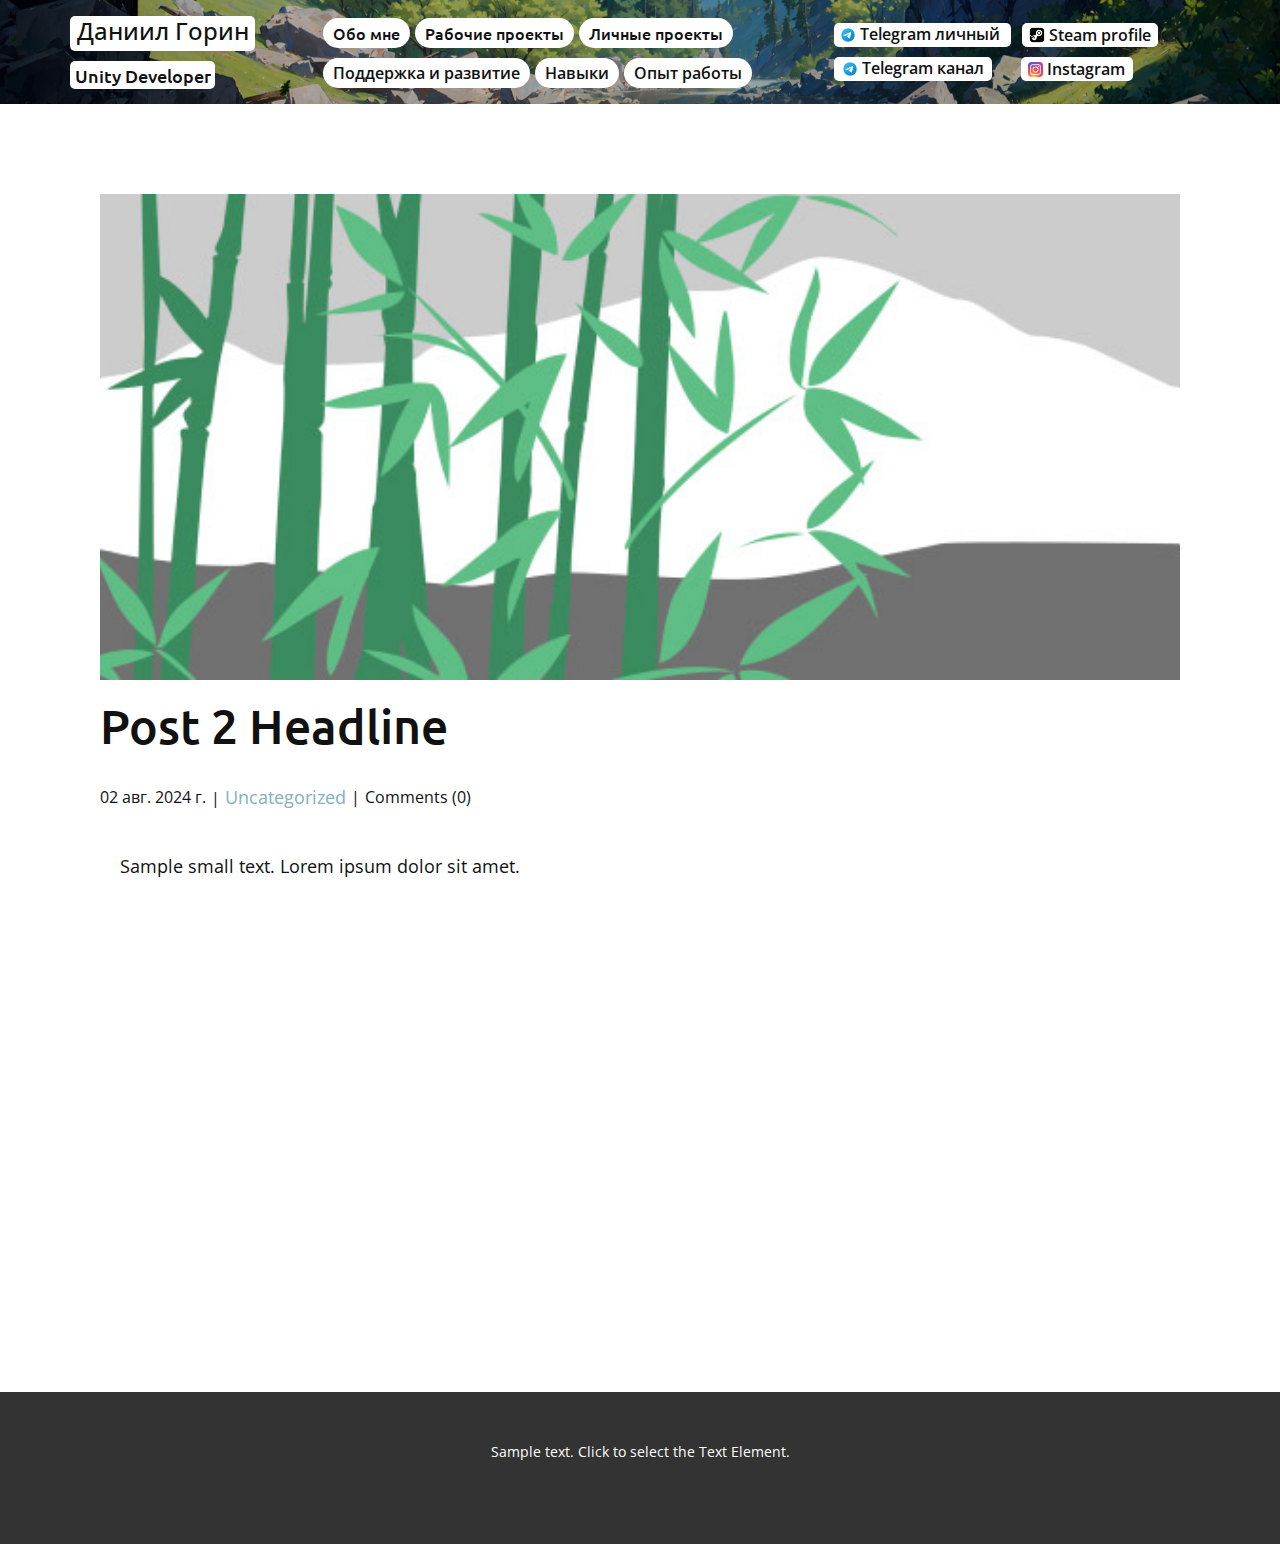
<file: blog/post-1.html>
<!DOCTYPE html>
<html style="font-size: 16px;" lang="ru"><head>
    <meta name="viewport" content="width=device-width, initial-scale=1.0">
    <meta charset="utf-8">
    <meta name="keywords" content="Заголовок 1-го поста">
    <meta name="description" content="">
    <title>Post 2 Headline</title>
    <link rel="stylesheet" href="../nicepage.css" media="screen">
<link rel="stylesheet" href="../Post-Template.css" media="screen">
    <script class="u-script" type="text/javascript" src="../jquery.js" defer=""></script>
    <script class="u-script" type="text/javascript" src="../nicepage.js" defer=""></script>
    <meta name="generator" content="Nicepage 7.9.4, nicepage.com">
    
    
    
    <link id="u-theme-google-font" rel="stylesheet" href="https://fonts.googleapis.com/css?family=Ubuntu:300,300i,400,400i,500,500i,700,700i|Open+Sans:300,300i,400,400i,500,500i,600,600i,700,700i,800,800i">
    <script type="application/ld+json">{
		"@context": "http://schema.org",
		"@type": "Organization",
		"name": "My Portfolio"
}</script>
    <meta name="theme-color" content="#86afc0">
  <meta data-intl-tel-input-cdn-path="intlTelInput/"></head>
  <body data-path-to-root="./" data-include-products="false" class="u-body u-xl-mode" data-lang="ru"><header class="u-clearfix u-header u-image u-shading u-sticky u-sticky-388f u-header" id="sec-0168" data-animation-name="" data-animation-duration="0" data-animation-delay="0" data-animation-direction=""><div class="u-clearfix u-sheet u-valign-middle-sm u-sheet-1">
        <a href="https://steamcommunity.com/profiles/76561198071821367/" class="u-active-custom-color-6 u-border-none u-btn u-btn-round u-button-style u-enable-responsive u-hover-custom-color-6 u-radius u-text-body-color u-white u-btn-1" target="_blank"><span class="u-file-icon u-icon u-icon-1"><img src="../images/icons8-steam-500.png" alt=""></span>&nbsp;Steam profile
        </a>
        <a href="https://t.me/whiskas009" class="u-active-custom-color-6 u-border-none u-btn u-btn-round u-button-style u-enable-responsive u-hover-custom-color-6 u-radius u-text-body-color u-white u-btn-2" target="_blank"><span class="u-file-icon u-icon u-icon-2"><img src="../images/icons8--240.png" alt=""></span> Telegram личный&nbsp;
        </a>
        <nav class="u-hidden-sm u-menu u-menu-one-level u-menu-1" role="navigation" data-responsive-from="XS">
          <div class="menu-collapse" style="font-size: 0.625rem; letter-spacing: 0px; font-weight: 500;">
            <a class="u-button-style u-custom-active-border-color u-custom-active-color u-custom-border u-custom-border-color u-custom-border-radius u-custom-borders u-custom-color u-custom-hover-border-color u-custom-hover-color u-custom-left-right-menu-spacing u-custom-text-active-color u-custom-text-color u-custom-text-decoration u-custom-text-hover-color u-custom-top-bottom-menu-spacing u-hamburger-link u-nav-link u-radius u-text-white u-hamburger-link-1" aria-label="Открыть меню" aria-controls="4c1b" href="#">
              <svg class="u-svg-link" viewBox="0 0 24 24"><use xlink:href="#svg-8e67"></use></svg>
              <svg class="u-svg-content" version="1.1" id="svg-8e67" viewBox="0 0 16 16" x="0px" y="0px" xmlns:xlink="http://www.w3.org/1999/xlink" xmlns="http://www.w3.org/2000/svg"><g><rect y="1" width="16" height="2"></rect><rect y="7" width="16" height="2"></rect><rect y="13" width="16" height="2"></rect>
</g></svg>
            </a>
          </div>
          <div class="u-custom-menu u-nav-container">
            <ul role="menubar" class="u-custom-font u-heading-font u-nav u-spacing-5 u-unstyled u-nav-1"><li role="none" class="u-nav-item"><a tabindex="-1" role="menuitem" class="u-active-custom-color-6 u-button-style u-hover-custom-color-6 u-nav-link u-radius u-text-active-black u-white" href="../#sec-3444" data-page-id="263807427" aria-haspopup="true" style="padding: 7px 10px; --radius: 16px;">Обо мне </a>
</li><li role="none" class="u-nav-item"><a tabindex="-1" role="menuitem" class="u-active-custom-color-6 u-button-style u-hover-custom-color-6 u-nav-link u-radius u-text-active-black u-white" href="../#block-5" data-page-id="263807427" style="padding: 7px 10px; --radius: 16px;">Рабочие проекты </a>
</li><li role="none" class="u-nav-item"><a tabindex="-1" role="menuitem" class="u-active-custom-color-6 u-button-style u-hover-custom-color-6 u-nav-link u-radius u-text-active-black u-white" href="../#sec-62bb" data-page-id="263807427" style="padding: 7px 10px; --radius: 16px;">Личные проекты </a>
</li></ul>
          </div>
          <div id="4c1b" role="region" aria-label="Панель меню" class="u-custom-menu u-nav-container-collapse">
            <div class="u-black u-container-style u-inner-container-layout u-opacity u-opacity-var u-sidenav u-sidenav-1">
              <div class="u-inner-container-layout u-sidenav-overflow" style="padding: 0px;">
                <div class="u-menu-close u-menu-close-1" tabindex="-1" aria-controls="4c1b" aria-label="Закрыть меню"></div>
                <ul role="menubar" class="u-align-center-lg u-align-center-md u-align-center-sm u-align-center-xl u-align-left-xs u-nav u-popupmenu-items u-spacing-0 u-unstyled u-nav-2"><li role="none" class="u-nav-item"><a tabindex="-1" role="menuitem" class="u-button-style u-nav-link" href="../#sec-3444" data-page-id="263807427" aria-haspopup="true">Обо мне </a>
</li><li role="none" class="u-nav-item"><a tabindex="-1" role="menuitem" class="u-button-style u-nav-link" href="../#block-5" data-page-id="263807427">Рабочие проекты </a>
</li><li role="none" class="u-nav-item"><a tabindex="-1" role="menuitem" class="u-button-style u-nav-link" href="../#sec-62bb" data-page-id="263807427">Личные проекты </a>
</li></ul>
              </div>
            </div>
            <div class="u-black u-menu-overlay u-opacity u-opacity-var" style="--opacity: 0;"></div>
          </div>
          <style class="menu-style">@media (max-width: 539px) {
                    [data-responsive-from="XS"] .u-nav-container {
                        display: none;
                    }
                    [data-responsive-from="XS"] .menu-collapse {
                        display: block;
                    }
                }</style>
        </nav>
        <div class="custom-expanded u-container-align-center-lg u-container-align-center-xl u-container-style u-enable-responsive u-group u-radius u-shape-round u-white u-group-1">
          <div class="u-container-layout u-valign-middle-lg u-valign-middle-sm u-container-layout-1">
            <h1 class="u-align-center u-custom-font u-text u-text-font u-text-1">Даниил Горин</h1>
          </div>
        </div>
        <div class="custom-expanded u-container-align-center u-container-style u-enable-responsive u-group u-radius u-shape-round u-white u-group-2">
          <div class="u-container-layout u-valign-middle-lg u-valign-middle-sm u-container-layout-2">
            <h1 class="u-align-center u-text u-text-2">Unity Developer</h1>
          </div>
        </div>
        <a href="https://www.instagram.com/_.whiskas/?hl=ru" class="u-active-custom-color-6 u-border-none u-btn u-btn-round u-button-style u-enable-responsive u-hover-custom-color-6 u-radius u-text-body-color u-white u-btn-3" target="_blank"><span class="u-file-icon u-icon u-icon-3"><img src="../images/icons8-instagram-2401.png" alt=""></span>&nbsp;Instagram
        </a>
        <a href="https://t.me/TheCreativeSpark" class="u-active-custom-color-6 u-border-none u-btn u-btn-round u-button-style u-enable-responsive u-hover-custom-color-6 u-radius u-text-body-color u-white u-btn-4" target="_blank"><span class="u-file-icon u-icon u-icon-4"><img src="../images/icons8--240.png" alt=""></span> Telegram канал
        </a>
        <nav class="u-hidden-sm u-menu u-menu-one-level u-menu-2" role="navigation" data-responsive-from="XS">
          <div class="menu-collapse" style="font-size: 0.625rem; letter-spacing: 0px; font-weight: 600;">
            <a class="u-button-style u-custom-active-border-color u-custom-active-color u-custom-border u-custom-border-color u-custom-border-radius u-custom-borders u-custom-color u-custom-hover-border-color u-custom-hover-color u-custom-left-right-menu-spacing u-custom-text-active-color u-custom-text-color u-custom-text-decoration u-custom-text-hover-color u-custom-top-bottom-menu-spacing u-hamburger-link u-nav-link u-radius u-text-white u-hamburger-link-2" aria-label="Открыть меню" aria-controls="4c1b" href="#">
              <svg class="u-svg-link" viewBox="0 0 24 24"><use xlink:href="#svg-ada6"></use></svg>
              <svg class="u-svg-content" version="1.1" id="svg-ada6" viewBox="0 0 16 16" x="0px" y="0px" xmlns:xlink="http://www.w3.org/1999/xlink" xmlns="http://www.w3.org/2000/svg"><g><rect y="1" width="16" height="2"></rect><rect y="7" width="16" height="2"></rect><rect y="13" width="16" height="2"></rect>
</g></svg>
            </a>
          </div>
          <div class="u-custom-menu u-nav-container">
            <ul role="menubar" class="u-nav u-spacing-5 u-unstyled u-nav-3"><li role="none" class="u-nav-item"><a tabindex="-1" role="menuitem" class="u-active-custom-color-6 u-button-style u-hover-custom-color-6 u-nav-link u-radius u-text-active-black u-white" href="../#sec-16d0" data-page-id="263807427" aria-haspopup="true" style="padding: 7px 10px; --radius: 16px;">Поддержка и развитие </a>
</li><li role="none" class="u-nav-item"><a tabindex="-1" role="menuitem" class="u-active-custom-color-6 u-button-style u-hover-custom-color-6 u-nav-link u-radius u-text-active-black u-white" href="../#sec-9dcb" data-page-id="263807427" style="padding: 7px 10px; --radius: 16px;">Навыки </a>
</li><li role="none" class="u-nav-item"><a tabindex="-1" role="menuitem" class="u-active-custom-color-6 u-button-style u-hover-custom-color-6 u-nav-link u-radius u-text-active-black u-white" href="../#sec-e5c3" data-page-id="263807427" style="padding: 7px 10px; --radius: 16px;">Опыт работы </a>
</li></ul>
          </div>
          <div id="4c1b" role="region" aria-label="Панель меню" class="u-custom-menu u-nav-container-collapse">
            <div class="u-black u-container-style u-inner-container-layout u-opacity u-opacity-var u-sidenav u-sidenav-2">
              <div class="u-inner-container-layout u-sidenav-overflow">
                <div class="u-menu-close u-menu-close-2" tabindex="-1" aria-controls="4c1b" aria-label="Закрыть меню"></div>
                <ul role="menubar" class="u-align-center-lg u-align-center-md u-align-center-sm u-align-center-xl u-align-left-xs u-nav u-popupmenu-items u-unstyled u-nav-4"><li role="none" class="u-nav-item"><a tabindex="-1" role="menuitem" class="u-button-style u-nav-link" href="../#sec-16d0" data-page-id="263807427" aria-haspopup="true">Поддержка и развитие </a>
</li><li role="none" class="u-nav-item"><a tabindex="-1" role="menuitem" class="u-button-style u-nav-link" href="../#sec-9dcb" data-page-id="263807427">Навыки </a>
</li><li role="none" class="u-nav-item"><a tabindex="-1" role="menuitem" class="u-button-style u-nav-link" href="../#sec-e5c3" data-page-id="263807427">Опыт работы </a>
</li></ul>
              </div>
            </div>
            <div class="u-black u-menu-overlay u-opacity u-opacity-var"></div>
          </div>
          <style class="menu-style">@media (max-width: 539px) {
                    [data-responsive-from="XS"] .u-nav-container {
                        display: none;
                    }
                    [data-responsive-from="XS"] .menu-collapse {
                        display: block;
                    }
                }</style>
        </nav>
      </div></header>
    <section class="u-align-center u-clearfix u-section-1" id="block-1">
      <div class="u-clearfix u-sheet u-valign-middle-md u-valign-middle-sm u-valign-middle-xs u-sheet-1"><!--post_details--><!--post_details_options_json--><!--{"source":""}--><!--/post_details_options_json--><!--blog_post-->
        <div class="u-container-style u-expanded-width u-post-details u-post-details-1">
          <div class="u-container-layout u-valign-middle u-container-layout-1"><!--blog_post_image-->
            <img alt="" class="u-blog-control u-expanded-width u-image u-image-default u-image-1" src="../images/68f64b9d.jpeg"><!--/blog_post_image--><!--blog_post_header-->
            <h2 class="u-blog-control u-text u-text-1">Post 2 Headline</h2><!--/blog_post_header--><!--blog_post_metadata-->
            <div class="u-blog-control u-metadata u-metadata-1"><!--blog_post_metadata_date--><span class="u-meta-date u-meta-icon">02 авг. 2024 г.</span><!--/blog_post_metadata_date--><!--blog_post_metadata_category--><span class="u-meta-category u-meta-icon"><a href="../blog/blog.html#/blog-1///">Uncategorized</a></span><!--/blog_post_metadata_category--><!--blog_post_metadata_comments--><span class="u-meta-comments u-meta-icon"><!--blog_post_metadata_comments_content-->Comments (0)<!--/blog_post_metadata_comments_content--></span><!--/blog_post_metadata_comments-->
            </div><!--/blog_post_metadata--><!--blog_post_content-->
            <div class="u-align-justify u-blog-control u-post-content u-text u-text-2 fr-view">
  <p>
    <meta name="viewport" content="width=device-width, initial-scale=1.0">
    <meta charset="utf-8">
    <meta name="keywords" content=""><meta name="description" content="">
    <title></title>
    <link rel="stylesheet" href="/nicepage.css" media="screen" class="u-static-style"><link rel="stylesheet" href="/nicepage.css" media="screen">
    <script class="u-script" type="text/javascript" src="//capp.nicepage.com/assets/jquery-1.9.1.min.js" defer=""></script>
    <script class="u-script" type="text/javascript" src="//capp.nicepage.com/8f4ce5d7b727c50915fc4e24ada5d7f98a61d49d/nicepage.js" defer=""></script>
</p><section class="u-clearfix u-valign-top u-block-5777-1" custom-posts-hash="T" data-section-properties="{&quot;margin&quot;:&quot;none&quot;,&quot;stretch&quot;:true}" data-id="5777" data-posts-content="[{'images':[],'maps':[],'videos':[],'icons':[],'textWidth':'','textHeight':'','id':1,'headingProp':'h3','textProp':'text'}]" style="min-height: 500px">
  <div class="u-clearfix u-rich-text u-text u-block-5777-4" data-state="{&quot;margin-top&quot;:{&quot;shouldApplyDefaultMargins&quot;:{&quot;XL&quot;:false,&quot;LG&quot;:false,&quot;MD&quot;:false,&quot;SM&quot;:true,&quot;XS&quot;:true},&quot;parentVerticalAlign&quot;:{&quot;XL&quot;:&quot;top&quot;,&quot;LG&quot;:&quot;top&quot;,&quot;MD&quot;:&quot;top&quot;,&quot;SM&quot;:&quot;top&quot;,&quot;XS&quot;:&quot;top&quot;}},&quot;margin-bottom&quot;:{&quot;shouldApplyDefaultMargins&quot;:{&quot;XL&quot;:false,&quot;LG&quot;:false,&quot;MD&quot;:false,&quot;SM&quot;:true,&quot;XS&quot;:true},&quot;parentVerticalAlign&quot;:{&quot;XL&quot;:&quot;top&quot;,&quot;LG&quot;:&quot;top&quot;,&quot;MD&quot;:&quot;top&quot;,&quot;SM&quot;:&quot;top&quot;,&quot;XS&quot;:&quot;top&quot;}}}" style="padding-left: 20px; padding-right: 20px">
  Sample small text. Lorem ipsum dolor sit amet.
  </div>
  <style data-mode="XL">@media (min-width: 1200px) {
  .u-block-5777-1 {
    min-height: 500px;
  }
  .u-block-5777-4 {
    padding-left: 20px;
    padding-right: 20px;
  }
}</style>
  <style data-mode="LG">@media (max-width: 1199px) and (min-width: 992px) {
  .u-block-5777-1 {
    min-height: 500px;
  }
  .u-block-5777-4 {
    padding-left: 20px;
    padding-right: 20px;
  }
}</style>
  <style data-mode="MD">@media (max-width: 991px) and (min-width: 768px) {
  .u-block-5777-1 {
    min-height: 500px;
  }
  .u-block-5777-4 {
    padding-left: 20px;
    padding-right: 20px;
  }
}</style>
  <style data-mode="SM">@media (max-width: 767px) and (min-width: 576px) {
  .u-block-5777-1 {
    min-height: 500px;
  }
  .u-block-5777-4 {
    padding-left: 20px;
    padding-right: 20px;
    margin-top: 60px;
    margin-bottom: 60px;
  }
}</style>
  <style data-mode="XS">@media (max-width: 575px) {
  .u-block-5777-1 {
    min-height: 500px;
  }
  .u-block-5777-4 {
    padding-left: 20px;
    padding-right: 20px;
    margin-top: 60px;
    margin-bottom: 60px;
  }
}</style>
</section>
<p></p>
  </div><!--/blog_post_content-->
          </div>
        </div><!--/blog_post--><!--/post_details-->
      </div>
    </section>
    
    
    
    <footer class="u-align-center u-clearfix u-container-align-center u-footer u-grey-80 u-footer" id="sec-143b"><div class="u-clearfix u-sheet u-sheet-1">
        <p class="u-small-text u-text u-text-variant u-text-1">Sample text. Click to select the Text Element.</p>
      </div></footer>
    <section class="u-backlink u-clearfix u-grey-80"></section>
  
</body></html>
</file>
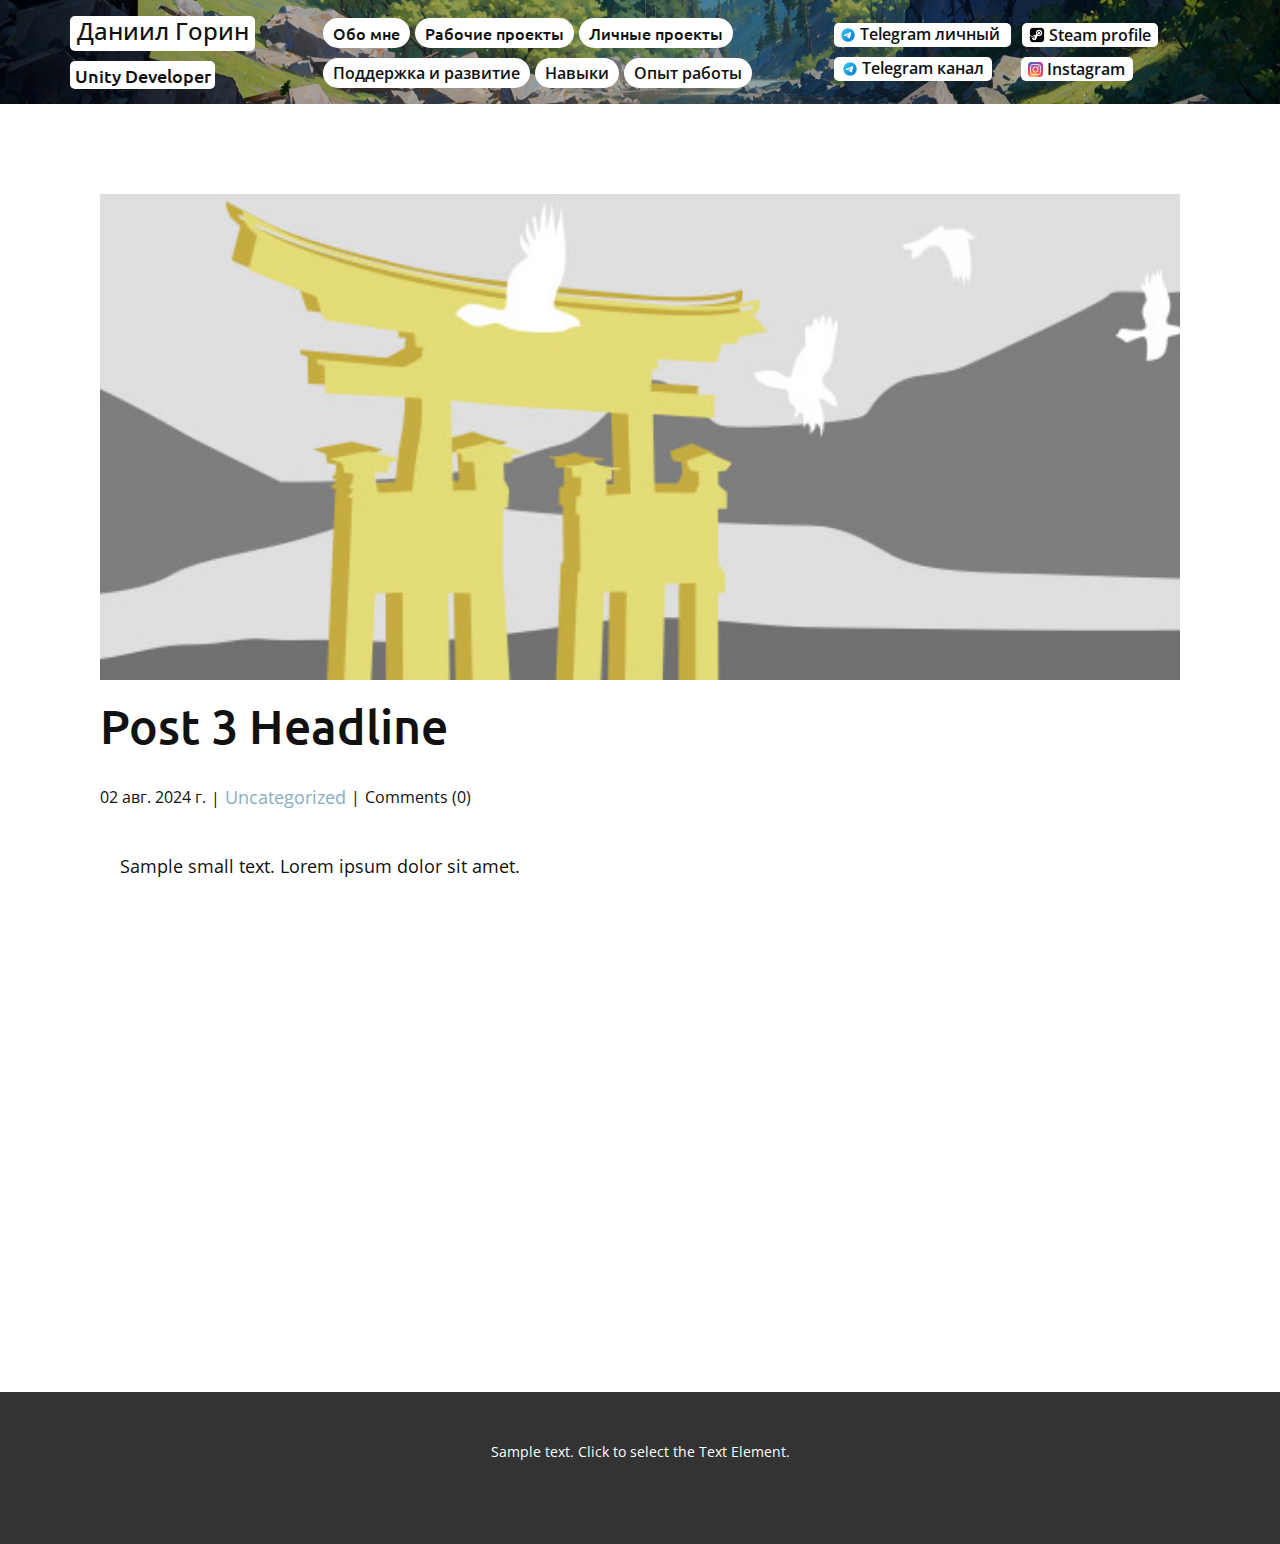
<file: blog/post-2.html>
<!DOCTYPE html>
<html style="font-size: 16px;" lang="ru"><head>
    <meta name="viewport" content="width=device-width, initial-scale=1.0">
    <meta charset="utf-8">
    <meta name="keywords" content="Заголовок 1-го поста">
    <meta name="description" content="">
    <title>Post 3 Headline</title>
    <link rel="stylesheet" href="../nicepage.css" media="screen">
<link rel="stylesheet" href="../Post-Template.css" media="screen">
    <script class="u-script" type="text/javascript" src="../jquery.js" defer=""></script>
    <script class="u-script" type="text/javascript" src="../nicepage.js" defer=""></script>
    <meta name="generator" content="Nicepage 7.9.4, nicepage.com">
    
    
    
    <link id="u-theme-google-font" rel="stylesheet" href="https://fonts.googleapis.com/css?family=Ubuntu:300,300i,400,400i,500,500i,700,700i|Open+Sans:300,300i,400,400i,500,500i,600,600i,700,700i,800,800i">
    <script type="application/ld+json">{
		"@context": "http://schema.org",
		"@type": "Organization",
		"name": "My Portfolio"
}</script>
    <meta name="theme-color" content="#86afc0">
  <meta data-intl-tel-input-cdn-path="intlTelInput/"></head>
  <body data-path-to-root="./" data-include-products="false" class="u-body u-xl-mode" data-lang="ru"><header class="u-clearfix u-header u-image u-shading u-sticky u-sticky-388f u-header" id="sec-0168" data-animation-name="" data-animation-duration="0" data-animation-delay="0" data-animation-direction=""><div class="u-clearfix u-sheet u-valign-middle-sm u-sheet-1">
        <a href="https://steamcommunity.com/profiles/76561198071821367/" class="u-active-custom-color-6 u-border-none u-btn u-btn-round u-button-style u-enable-responsive u-hover-custom-color-6 u-radius u-text-body-color u-white u-btn-1" target="_blank"><span class="u-file-icon u-icon u-icon-1"><img src="../images/icons8-steam-500.png" alt=""></span>&nbsp;Steam profile
        </a>
        <a href="https://t.me/whiskas009" class="u-active-custom-color-6 u-border-none u-btn u-btn-round u-button-style u-enable-responsive u-hover-custom-color-6 u-radius u-text-body-color u-white u-btn-2" target="_blank"><span class="u-file-icon u-icon u-icon-2"><img src="../images/icons8--240.png" alt=""></span> Telegram личный&nbsp;
        </a>
        <nav class="u-hidden-sm u-menu u-menu-one-level u-menu-1" role="navigation" data-responsive-from="XS">
          <div class="menu-collapse" style="font-size: 0.625rem; letter-spacing: 0px; font-weight: 500;">
            <a class="u-button-style u-custom-active-border-color u-custom-active-color u-custom-border u-custom-border-color u-custom-border-radius u-custom-borders u-custom-color u-custom-hover-border-color u-custom-hover-color u-custom-left-right-menu-spacing u-custom-text-active-color u-custom-text-color u-custom-text-decoration u-custom-text-hover-color u-custom-top-bottom-menu-spacing u-hamburger-link u-nav-link u-radius u-text-white u-hamburger-link-1" aria-label="Открыть меню" aria-controls="4c1b" href="#">
              <svg class="u-svg-link" viewBox="0 0 24 24"><use xlink:href="#svg-8e67"></use></svg>
              <svg class="u-svg-content" version="1.1" id="svg-8e67" viewBox="0 0 16 16" x="0px" y="0px" xmlns:xlink="http://www.w3.org/1999/xlink" xmlns="http://www.w3.org/2000/svg"><g><rect y="1" width="16" height="2"></rect><rect y="7" width="16" height="2"></rect><rect y="13" width="16" height="2"></rect>
</g></svg>
            </a>
          </div>
          <div class="u-custom-menu u-nav-container">
            <ul role="menubar" class="u-custom-font u-heading-font u-nav u-spacing-5 u-unstyled u-nav-1"><li role="none" class="u-nav-item"><a tabindex="-1" role="menuitem" class="u-active-custom-color-6 u-button-style u-hover-custom-color-6 u-nav-link u-radius u-text-active-black u-white" href="../#sec-3444" data-page-id="263807427" aria-haspopup="true" style="padding: 7px 10px; --radius: 16px;">Обо мне </a>
</li><li role="none" class="u-nav-item"><a tabindex="-1" role="menuitem" class="u-active-custom-color-6 u-button-style u-hover-custom-color-6 u-nav-link u-radius u-text-active-black u-white" href="../#block-5" data-page-id="263807427" style="padding: 7px 10px; --radius: 16px;">Рабочие проекты </a>
</li><li role="none" class="u-nav-item"><a tabindex="-1" role="menuitem" class="u-active-custom-color-6 u-button-style u-hover-custom-color-6 u-nav-link u-radius u-text-active-black u-white" href="../#sec-62bb" data-page-id="263807427" style="padding: 7px 10px; --radius: 16px;">Личные проекты </a>
</li></ul>
          </div>
          <div id="4c1b" role="region" aria-label="Панель меню" class="u-custom-menu u-nav-container-collapse">
            <div class="u-black u-container-style u-inner-container-layout u-opacity u-opacity-var u-sidenav u-sidenav-1">
              <div class="u-inner-container-layout u-sidenav-overflow" style="padding: 0px;">
                <div class="u-menu-close u-menu-close-1" tabindex="-1" aria-controls="4c1b" aria-label="Закрыть меню"></div>
                <ul role="menubar" class="u-align-center-lg u-align-center-md u-align-center-sm u-align-center-xl u-align-left-xs u-nav u-popupmenu-items u-spacing-0 u-unstyled u-nav-2"><li role="none" class="u-nav-item"><a tabindex="-1" role="menuitem" class="u-button-style u-nav-link" href="../#sec-3444" data-page-id="263807427" aria-haspopup="true">Обо мне </a>
</li><li role="none" class="u-nav-item"><a tabindex="-1" role="menuitem" class="u-button-style u-nav-link" href="../#block-5" data-page-id="263807427">Рабочие проекты </a>
</li><li role="none" class="u-nav-item"><a tabindex="-1" role="menuitem" class="u-button-style u-nav-link" href="../#sec-62bb" data-page-id="263807427">Личные проекты </a>
</li></ul>
              </div>
            </div>
            <div class="u-black u-menu-overlay u-opacity u-opacity-var" style="--opacity: 0;"></div>
          </div>
          <style class="menu-style">@media (max-width: 539px) {
                    [data-responsive-from="XS"] .u-nav-container {
                        display: none;
                    }
                    [data-responsive-from="XS"] .menu-collapse {
                        display: block;
                    }
                }</style>
        </nav>
        <div class="custom-expanded u-container-align-center-lg u-container-align-center-xl u-container-style u-enable-responsive u-group u-radius u-shape-round u-white u-group-1">
          <div class="u-container-layout u-valign-middle-lg u-valign-middle-sm u-container-layout-1">
            <h1 class="u-align-center u-custom-font u-text u-text-font u-text-1">Даниил Горин</h1>
          </div>
        </div>
        <div class="custom-expanded u-container-align-center u-container-style u-enable-responsive u-group u-radius u-shape-round u-white u-group-2">
          <div class="u-container-layout u-valign-middle-lg u-valign-middle-sm u-container-layout-2">
            <h1 class="u-align-center u-text u-text-2">Unity Developer</h1>
          </div>
        </div>
        <a href="https://www.instagram.com/_.whiskas/?hl=ru" class="u-active-custom-color-6 u-border-none u-btn u-btn-round u-button-style u-enable-responsive u-hover-custom-color-6 u-radius u-text-body-color u-white u-btn-3" target="_blank"><span class="u-file-icon u-icon u-icon-3"><img src="../images/icons8-instagram-2401.png" alt=""></span>&nbsp;Instagram
        </a>
        <a href="https://t.me/TheCreativeSpark" class="u-active-custom-color-6 u-border-none u-btn u-btn-round u-button-style u-enable-responsive u-hover-custom-color-6 u-radius u-text-body-color u-white u-btn-4" target="_blank"><span class="u-file-icon u-icon u-icon-4"><img src="../images/icons8--240.png" alt=""></span> Telegram канал
        </a>
        <nav class="u-hidden-sm u-menu u-menu-one-level u-menu-2" role="navigation" data-responsive-from="XS">
          <div class="menu-collapse" style="font-size: 0.625rem; letter-spacing: 0px; font-weight: 600;">
            <a class="u-button-style u-custom-active-border-color u-custom-active-color u-custom-border u-custom-border-color u-custom-border-radius u-custom-borders u-custom-color u-custom-hover-border-color u-custom-hover-color u-custom-left-right-menu-spacing u-custom-text-active-color u-custom-text-color u-custom-text-decoration u-custom-text-hover-color u-custom-top-bottom-menu-spacing u-hamburger-link u-nav-link u-radius u-text-white u-hamburger-link-2" aria-label="Открыть меню" aria-controls="4c1b" href="#">
              <svg class="u-svg-link" viewBox="0 0 24 24"><use xlink:href="#svg-ada6"></use></svg>
              <svg class="u-svg-content" version="1.1" id="svg-ada6" viewBox="0 0 16 16" x="0px" y="0px" xmlns:xlink="http://www.w3.org/1999/xlink" xmlns="http://www.w3.org/2000/svg"><g><rect y="1" width="16" height="2"></rect><rect y="7" width="16" height="2"></rect><rect y="13" width="16" height="2"></rect>
</g></svg>
            </a>
          </div>
          <div class="u-custom-menu u-nav-container">
            <ul role="menubar" class="u-nav u-spacing-5 u-unstyled u-nav-3"><li role="none" class="u-nav-item"><a tabindex="-1" role="menuitem" class="u-active-custom-color-6 u-button-style u-hover-custom-color-6 u-nav-link u-radius u-text-active-black u-white" href="../#sec-16d0" data-page-id="263807427" aria-haspopup="true" style="padding: 7px 10px; --radius: 16px;">Поддержка и развитие </a>
</li><li role="none" class="u-nav-item"><a tabindex="-1" role="menuitem" class="u-active-custom-color-6 u-button-style u-hover-custom-color-6 u-nav-link u-radius u-text-active-black u-white" href="../#sec-9dcb" data-page-id="263807427" style="padding: 7px 10px; --radius: 16px;">Навыки </a>
</li><li role="none" class="u-nav-item"><a tabindex="-1" role="menuitem" class="u-active-custom-color-6 u-button-style u-hover-custom-color-6 u-nav-link u-radius u-text-active-black u-white" href="../#sec-e5c3" data-page-id="263807427" style="padding: 7px 10px; --radius: 16px;">Опыт работы </a>
</li></ul>
          </div>
          <div id="4c1b" role="region" aria-label="Панель меню" class="u-custom-menu u-nav-container-collapse">
            <div class="u-black u-container-style u-inner-container-layout u-opacity u-opacity-var u-sidenav u-sidenav-2">
              <div class="u-inner-container-layout u-sidenav-overflow">
                <div class="u-menu-close u-menu-close-2" tabindex="-1" aria-controls="4c1b" aria-label="Закрыть меню"></div>
                <ul role="menubar" class="u-align-center-lg u-align-center-md u-align-center-sm u-align-center-xl u-align-left-xs u-nav u-popupmenu-items u-unstyled u-nav-4"><li role="none" class="u-nav-item"><a tabindex="-1" role="menuitem" class="u-button-style u-nav-link" href="../#sec-16d0" data-page-id="263807427" aria-haspopup="true">Поддержка и развитие </a>
</li><li role="none" class="u-nav-item"><a tabindex="-1" role="menuitem" class="u-button-style u-nav-link" href="../#sec-9dcb" data-page-id="263807427">Навыки </a>
</li><li role="none" class="u-nav-item"><a tabindex="-1" role="menuitem" class="u-button-style u-nav-link" href="../#sec-e5c3" data-page-id="263807427">Опыт работы </a>
</li></ul>
              </div>
            </div>
            <div class="u-black u-menu-overlay u-opacity u-opacity-var"></div>
          </div>
          <style class="menu-style">@media (max-width: 539px) {
                    [data-responsive-from="XS"] .u-nav-container {
                        display: none;
                    }
                    [data-responsive-from="XS"] .menu-collapse {
                        display: block;
                    }
                }</style>
        </nav>
      </div></header>
    <section class="u-align-center u-clearfix u-section-1" id="block-1">
      <div class="u-clearfix u-sheet u-valign-middle-md u-valign-middle-sm u-valign-middle-xs u-sheet-1"><!--post_details--><!--post_details_options_json--><!--{"source":""}--><!--/post_details_options_json--><!--blog_post-->
        <div class="u-container-style u-expanded-width u-post-details u-post-details-1">
          <div class="u-container-layout u-valign-middle u-container-layout-1"><!--blog_post_image-->
            <img alt="" class="u-blog-control u-expanded-width u-image u-image-default u-image-1" src="../images/8ad73f3c.jpeg"><!--/blog_post_image--><!--blog_post_header-->
            <h2 class="u-blog-control u-text u-text-1">Post 3 Headline</h2><!--/blog_post_header--><!--blog_post_metadata-->
            <div class="u-blog-control u-metadata u-metadata-1"><!--blog_post_metadata_date--><span class="u-meta-date u-meta-icon">02 авг. 2024 г.</span><!--/blog_post_metadata_date--><!--blog_post_metadata_category--><span class="u-meta-category u-meta-icon"><a href="../blog/blog.html#/blog-1///">Uncategorized</a></span><!--/blog_post_metadata_category--><!--blog_post_metadata_comments--><span class="u-meta-comments u-meta-icon"><!--blog_post_metadata_comments_content-->Comments (0)<!--/blog_post_metadata_comments_content--></span><!--/blog_post_metadata_comments-->
            </div><!--/blog_post_metadata--><!--blog_post_content-->
            <div class="u-align-justify u-blog-control u-post-content u-text u-text-2 fr-view">
  <p>
    <meta name="viewport" content="width=device-width, initial-scale=1.0">
    <meta charset="utf-8">
    <meta name="keywords" content=""><meta name="description" content="">
    <title></title>
    <link rel="stylesheet" href="/nicepage.css" media="screen" class="u-static-style"><link rel="stylesheet" href="/nicepage.css" media="screen">
    <script class="u-script" type="text/javascript" src="//capp.nicepage.com/assets/jquery-1.9.1.min.js" defer=""></script>
    <script class="u-script" type="text/javascript" src="//capp.nicepage.com/8f4ce5d7b727c50915fc4e24ada5d7f98a61d49d/nicepage.js" defer=""></script>
</p><section class="u-clearfix u-valign-top u-block-495e-1" custom-posts-hash="T" data-section-properties="{&quot;margin&quot;:&quot;none&quot;,&quot;stretch&quot;:true}" data-id="495e" data-posts-content="[{'images':[],'maps':[],'videos':[],'icons':[],'textWidth':'','textHeight':'','id':1,'headingProp':'h3','textProp':'text'}]" style="min-height: 500px">
  <div class="u-clearfix u-rich-text u-text u-block-495e-4" data-state="{&quot;margin-top&quot;:{&quot;shouldApplyDefaultMargins&quot;:{&quot;XL&quot;:false,&quot;LG&quot;:false,&quot;MD&quot;:false,&quot;SM&quot;:true,&quot;XS&quot;:true},&quot;parentVerticalAlign&quot;:{&quot;XL&quot;:&quot;top&quot;,&quot;LG&quot;:&quot;top&quot;,&quot;MD&quot;:&quot;top&quot;,&quot;SM&quot;:&quot;top&quot;,&quot;XS&quot;:&quot;top&quot;}},&quot;margin-bottom&quot;:{&quot;shouldApplyDefaultMargins&quot;:{&quot;XL&quot;:false,&quot;LG&quot;:false,&quot;MD&quot;:false,&quot;SM&quot;:true,&quot;XS&quot;:true},&quot;parentVerticalAlign&quot;:{&quot;XL&quot;:&quot;top&quot;,&quot;LG&quot;:&quot;top&quot;,&quot;MD&quot;:&quot;top&quot;,&quot;SM&quot;:&quot;top&quot;,&quot;XS&quot;:&quot;top&quot;}}}" style="padding-left: 20px; padding-right: 20px">
  Sample small text. Lorem ipsum dolor sit amet.
  </div>
  <style data-mode="XL">@media (min-width: 1200px) {
  .u-block-495e-1 {
    min-height: 500px;
  }
  .u-block-495e-4 {
    padding-left: 20px;
    padding-right: 20px;
  }
}</style>
  <style data-mode="LG">@media (max-width: 1199px) and (min-width: 992px) {
  .u-block-495e-1 {
    min-height: 500px;
  }
  .u-block-495e-4 {
    padding-left: 20px;
    padding-right: 20px;
  }
}</style>
  <style data-mode="MD">@media (max-width: 991px) and (min-width: 768px) {
  .u-block-495e-1 {
    min-height: 500px;
  }
  .u-block-495e-4 {
    padding-left: 20px;
    padding-right: 20px;
  }
}</style>
  <style data-mode="SM">@media (max-width: 767px) and (min-width: 576px) {
  .u-block-495e-1 {
    min-height: 500px;
  }
  .u-block-495e-4 {
    padding-left: 20px;
    padding-right: 20px;
    margin-top: 60px;
    margin-bottom: 60px;
  }
}</style>
  <style data-mode="XS">@media (max-width: 575px) {
  .u-block-495e-1 {
    min-height: 500px;
  }
  .u-block-495e-4 {
    padding-left: 20px;
    padding-right: 20px;
    margin-top: 60px;
    margin-bottom: 60px;
  }
}</style>
</section>
<p></p>
  </div><!--/blog_post_content-->
          </div>
        </div><!--/blog_post--><!--/post_details-->
      </div>
    </section>
    
    
    
    <footer class="u-align-center u-clearfix u-container-align-center u-footer u-grey-80 u-footer" id="sec-143b"><div class="u-clearfix u-sheet u-sheet-1">
        <p class="u-small-text u-text u-text-variant u-text-1">Sample text. Click to select the Text Element.</p>
      </div></footer>
    <section class="u-backlink u-clearfix u-grey-80"></section>
  
</body></html>
</file>
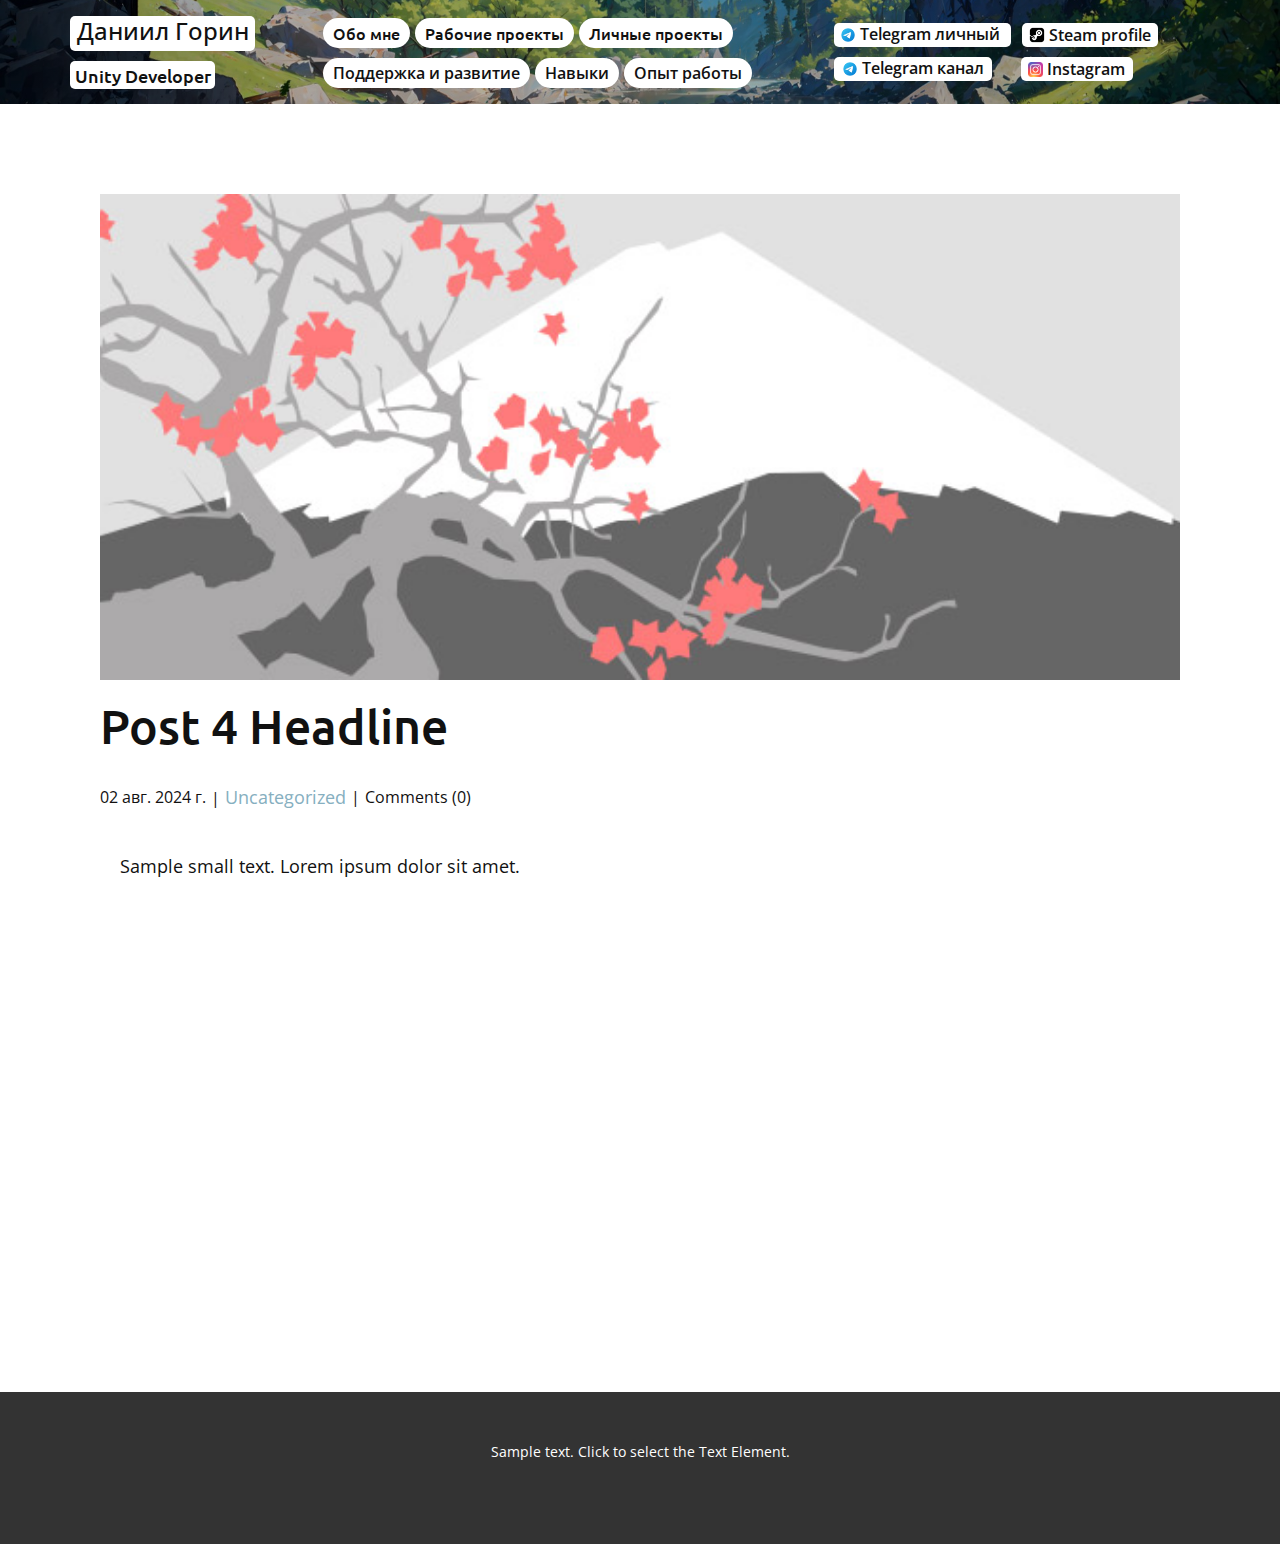
<file: blog/post-3.html>
<!DOCTYPE html>
<html style="font-size: 16px;" lang="ru"><head>
    <meta name="viewport" content="width=device-width, initial-scale=1.0">
    <meta charset="utf-8">
    <meta name="keywords" content="Заголовок 1-го поста">
    <meta name="description" content="">
    <title>Post 4 Headline</title>
    <link rel="stylesheet" href="../nicepage.css" media="screen">
<link rel="stylesheet" href="../Post-Template.css" media="screen">
    <script class="u-script" type="text/javascript" src="../jquery.js" defer=""></script>
    <script class="u-script" type="text/javascript" src="../nicepage.js" defer=""></script>
    <meta name="generator" content="Nicepage 7.9.4, nicepage.com">
    
    
    
    <link id="u-theme-google-font" rel="stylesheet" href="https://fonts.googleapis.com/css?family=Ubuntu:300,300i,400,400i,500,500i,700,700i|Open+Sans:300,300i,400,400i,500,500i,600,600i,700,700i,800,800i">
    <script type="application/ld+json">{
		"@context": "http://schema.org",
		"@type": "Organization",
		"name": "My Portfolio"
}</script>
    <meta name="theme-color" content="#86afc0">
  <meta data-intl-tel-input-cdn-path="intlTelInput/"></head>
  <body data-path-to-root="./" data-include-products="false" class="u-body u-xl-mode" data-lang="ru"><header class="u-clearfix u-header u-image u-shading u-sticky u-sticky-388f u-header" id="sec-0168" data-animation-name="" data-animation-duration="0" data-animation-delay="0" data-animation-direction=""><div class="u-clearfix u-sheet u-valign-middle-sm u-sheet-1">
        <a href="https://steamcommunity.com/profiles/76561198071821367/" class="u-active-custom-color-6 u-border-none u-btn u-btn-round u-button-style u-enable-responsive u-hover-custom-color-6 u-radius u-text-body-color u-white u-btn-1" target="_blank"><span class="u-file-icon u-icon u-icon-1"><img src="../images/icons8-steam-500.png" alt=""></span>&nbsp;Steam profile
        </a>
        <a href="https://t.me/whiskas009" class="u-active-custom-color-6 u-border-none u-btn u-btn-round u-button-style u-enable-responsive u-hover-custom-color-6 u-radius u-text-body-color u-white u-btn-2" target="_blank"><span class="u-file-icon u-icon u-icon-2"><img src="../images/icons8--240.png" alt=""></span> Telegram личный&nbsp;
        </a>
        <nav class="u-hidden-sm u-menu u-menu-one-level u-menu-1" role="navigation" data-responsive-from="XS">
          <div class="menu-collapse" style="font-size: 0.625rem; letter-spacing: 0px; font-weight: 500;">
            <a class="u-button-style u-custom-active-border-color u-custom-active-color u-custom-border u-custom-border-color u-custom-border-radius u-custom-borders u-custom-color u-custom-hover-border-color u-custom-hover-color u-custom-left-right-menu-spacing u-custom-text-active-color u-custom-text-color u-custom-text-decoration u-custom-text-hover-color u-custom-top-bottom-menu-spacing u-hamburger-link u-nav-link u-radius u-text-white u-hamburger-link-1" aria-label="Открыть меню" aria-controls="4c1b" href="#">
              <svg class="u-svg-link" viewBox="0 0 24 24"><use xlink:href="#svg-8e67"></use></svg>
              <svg class="u-svg-content" version="1.1" id="svg-8e67" viewBox="0 0 16 16" x="0px" y="0px" xmlns:xlink="http://www.w3.org/1999/xlink" xmlns="http://www.w3.org/2000/svg"><g><rect y="1" width="16" height="2"></rect><rect y="7" width="16" height="2"></rect><rect y="13" width="16" height="2"></rect>
</g></svg>
            </a>
          </div>
          <div class="u-custom-menu u-nav-container">
            <ul role="menubar" class="u-custom-font u-heading-font u-nav u-spacing-5 u-unstyled u-nav-1"><li role="none" class="u-nav-item"><a tabindex="-1" role="menuitem" class="u-active-custom-color-6 u-button-style u-hover-custom-color-6 u-nav-link u-radius u-text-active-black u-white" href="../#sec-3444" data-page-id="263807427" aria-haspopup="true" style="padding: 7px 10px; --radius: 16px;">Обо мне </a>
</li><li role="none" class="u-nav-item"><a tabindex="-1" role="menuitem" class="u-active-custom-color-6 u-button-style u-hover-custom-color-6 u-nav-link u-radius u-text-active-black u-white" href="../#block-5" data-page-id="263807427" style="padding: 7px 10px; --radius: 16px;">Рабочие проекты </a>
</li><li role="none" class="u-nav-item"><a tabindex="-1" role="menuitem" class="u-active-custom-color-6 u-button-style u-hover-custom-color-6 u-nav-link u-radius u-text-active-black u-white" href="../#sec-62bb" data-page-id="263807427" style="padding: 7px 10px; --radius: 16px;">Личные проекты </a>
</li></ul>
          </div>
          <div id="4c1b" role="region" aria-label="Панель меню" class="u-custom-menu u-nav-container-collapse">
            <div class="u-black u-container-style u-inner-container-layout u-opacity u-opacity-var u-sidenav u-sidenav-1">
              <div class="u-inner-container-layout u-sidenav-overflow" style="padding: 0px;">
                <div class="u-menu-close u-menu-close-1" tabindex="-1" aria-controls="4c1b" aria-label="Закрыть меню"></div>
                <ul role="menubar" class="u-align-center-lg u-align-center-md u-align-center-sm u-align-center-xl u-align-left-xs u-nav u-popupmenu-items u-spacing-0 u-unstyled u-nav-2"><li role="none" class="u-nav-item"><a tabindex="-1" role="menuitem" class="u-button-style u-nav-link" href="../#sec-3444" data-page-id="263807427" aria-haspopup="true">Обо мне </a>
</li><li role="none" class="u-nav-item"><a tabindex="-1" role="menuitem" class="u-button-style u-nav-link" href="../#block-5" data-page-id="263807427">Рабочие проекты </a>
</li><li role="none" class="u-nav-item"><a tabindex="-1" role="menuitem" class="u-button-style u-nav-link" href="../#sec-62bb" data-page-id="263807427">Личные проекты </a>
</li></ul>
              </div>
            </div>
            <div class="u-black u-menu-overlay u-opacity u-opacity-var" style="--opacity: 0;"></div>
          </div>
          <style class="menu-style">@media (max-width: 539px) {
                    [data-responsive-from="XS"] .u-nav-container {
                        display: none;
                    }
                    [data-responsive-from="XS"] .menu-collapse {
                        display: block;
                    }
                }</style>
        </nav>
        <div class="custom-expanded u-container-align-center-lg u-container-align-center-xl u-container-style u-enable-responsive u-group u-radius u-shape-round u-white u-group-1">
          <div class="u-container-layout u-valign-middle-lg u-valign-middle-sm u-container-layout-1">
            <h1 class="u-align-center u-custom-font u-text u-text-font u-text-1">Даниил Горин</h1>
          </div>
        </div>
        <div class="custom-expanded u-container-align-center u-container-style u-enable-responsive u-group u-radius u-shape-round u-white u-group-2">
          <div class="u-container-layout u-valign-middle-lg u-valign-middle-sm u-container-layout-2">
            <h1 class="u-align-center u-text u-text-2">Unity Developer</h1>
          </div>
        </div>
        <a href="https://www.instagram.com/_.whiskas/?hl=ru" class="u-active-custom-color-6 u-border-none u-btn u-btn-round u-button-style u-enable-responsive u-hover-custom-color-6 u-radius u-text-body-color u-white u-btn-3" target="_blank"><span class="u-file-icon u-icon u-icon-3"><img src="../images/icons8-instagram-2401.png" alt=""></span>&nbsp;Instagram
        </a>
        <a href="https://t.me/TheCreativeSpark" class="u-active-custom-color-6 u-border-none u-btn u-btn-round u-button-style u-enable-responsive u-hover-custom-color-6 u-radius u-text-body-color u-white u-btn-4" target="_blank"><span class="u-file-icon u-icon u-icon-4"><img src="../images/icons8--240.png" alt=""></span> Telegram канал
        </a>
        <nav class="u-hidden-sm u-menu u-menu-one-level u-menu-2" role="navigation" data-responsive-from="XS">
          <div class="menu-collapse" style="font-size: 0.625rem; letter-spacing: 0px; font-weight: 600;">
            <a class="u-button-style u-custom-active-border-color u-custom-active-color u-custom-border u-custom-border-color u-custom-border-radius u-custom-borders u-custom-color u-custom-hover-border-color u-custom-hover-color u-custom-left-right-menu-spacing u-custom-text-active-color u-custom-text-color u-custom-text-decoration u-custom-text-hover-color u-custom-top-bottom-menu-spacing u-hamburger-link u-nav-link u-radius u-text-white u-hamburger-link-2" aria-label="Открыть меню" aria-controls="4c1b" href="#">
              <svg class="u-svg-link" viewBox="0 0 24 24"><use xlink:href="#svg-ada6"></use></svg>
              <svg class="u-svg-content" version="1.1" id="svg-ada6" viewBox="0 0 16 16" x="0px" y="0px" xmlns:xlink="http://www.w3.org/1999/xlink" xmlns="http://www.w3.org/2000/svg"><g><rect y="1" width="16" height="2"></rect><rect y="7" width="16" height="2"></rect><rect y="13" width="16" height="2"></rect>
</g></svg>
            </a>
          </div>
          <div class="u-custom-menu u-nav-container">
            <ul role="menubar" class="u-nav u-spacing-5 u-unstyled u-nav-3"><li role="none" class="u-nav-item"><a tabindex="-1" role="menuitem" class="u-active-custom-color-6 u-button-style u-hover-custom-color-6 u-nav-link u-radius u-text-active-black u-white" href="../#sec-16d0" data-page-id="263807427" aria-haspopup="true" style="padding: 7px 10px; --radius: 16px;">Поддержка и развитие </a>
</li><li role="none" class="u-nav-item"><a tabindex="-1" role="menuitem" class="u-active-custom-color-6 u-button-style u-hover-custom-color-6 u-nav-link u-radius u-text-active-black u-white" href="../#sec-9dcb" data-page-id="263807427" style="padding: 7px 10px; --radius: 16px;">Навыки </a>
</li><li role="none" class="u-nav-item"><a tabindex="-1" role="menuitem" class="u-active-custom-color-6 u-button-style u-hover-custom-color-6 u-nav-link u-radius u-text-active-black u-white" href="../#sec-e5c3" data-page-id="263807427" style="padding: 7px 10px; --radius: 16px;">Опыт работы </a>
</li></ul>
          </div>
          <div id="4c1b" role="region" aria-label="Панель меню" class="u-custom-menu u-nav-container-collapse">
            <div class="u-black u-container-style u-inner-container-layout u-opacity u-opacity-var u-sidenav u-sidenav-2">
              <div class="u-inner-container-layout u-sidenav-overflow">
                <div class="u-menu-close u-menu-close-2" tabindex="-1" aria-controls="4c1b" aria-label="Закрыть меню"></div>
                <ul role="menubar" class="u-align-center-lg u-align-center-md u-align-center-sm u-align-center-xl u-align-left-xs u-nav u-popupmenu-items u-unstyled u-nav-4"><li role="none" class="u-nav-item"><a tabindex="-1" role="menuitem" class="u-button-style u-nav-link" href="../#sec-16d0" data-page-id="263807427" aria-haspopup="true">Поддержка и развитие </a>
</li><li role="none" class="u-nav-item"><a tabindex="-1" role="menuitem" class="u-button-style u-nav-link" href="../#sec-9dcb" data-page-id="263807427">Навыки </a>
</li><li role="none" class="u-nav-item"><a tabindex="-1" role="menuitem" class="u-button-style u-nav-link" href="../#sec-e5c3" data-page-id="263807427">Опыт работы </a>
</li></ul>
              </div>
            </div>
            <div class="u-black u-menu-overlay u-opacity u-opacity-var"></div>
          </div>
          <style class="menu-style">@media (max-width: 539px) {
                    [data-responsive-from="XS"] .u-nav-container {
                        display: none;
                    }
                    [data-responsive-from="XS"] .menu-collapse {
                        display: block;
                    }
                }</style>
        </nav>
      </div></header>
    <section class="u-align-center u-clearfix u-section-1" id="block-1">
      <div class="u-clearfix u-sheet u-valign-middle-md u-valign-middle-sm u-valign-middle-xs u-sheet-1"><!--post_details--><!--post_details_options_json--><!--{"source":""}--><!--/post_details_options_json--><!--blog_post-->
        <div class="u-container-style u-expanded-width u-post-details u-post-details-1">
          <div class="u-container-layout u-valign-middle u-container-layout-1"><!--blog_post_image-->
            <img alt="" class="u-blog-control u-expanded-width u-image u-image-default u-image-1" src="../images/0fd3416c.jpeg"><!--/blog_post_image--><!--blog_post_header-->
            <h2 class="u-blog-control u-text u-text-1">Post 4 Headline</h2><!--/blog_post_header--><!--blog_post_metadata-->
            <div class="u-blog-control u-metadata u-metadata-1"><!--blog_post_metadata_date--><span class="u-meta-date u-meta-icon">02 авг. 2024 г.</span><!--/blog_post_metadata_date--><!--blog_post_metadata_category--><span class="u-meta-category u-meta-icon"><a href="../blog/blog.html#/blog-1///">Uncategorized</a></span><!--/blog_post_metadata_category--><!--blog_post_metadata_comments--><span class="u-meta-comments u-meta-icon"><!--blog_post_metadata_comments_content-->Comments (0)<!--/blog_post_metadata_comments_content--></span><!--/blog_post_metadata_comments-->
            </div><!--/blog_post_metadata--><!--blog_post_content-->
            <div class="u-align-justify u-blog-control u-post-content u-text u-text-2 fr-view">
  <p>
    <meta name="viewport" content="width=device-width, initial-scale=1.0">
    <meta charset="utf-8">
    <meta name="keywords" content=""><meta name="description" content="">
    <title></title>
    <link rel="stylesheet" href="/nicepage.css" media="screen" class="u-static-style"><link rel="stylesheet" href="/nicepage.css" media="screen">
    <script class="u-script" type="text/javascript" src="//capp.nicepage.com/assets/jquery-1.9.1.min.js" defer=""></script>
    <script class="u-script" type="text/javascript" src="//capp.nicepage.com/8f4ce5d7b727c50915fc4e24ada5d7f98a61d49d/nicepage.js" defer=""></script>
</p><section class="u-clearfix u-valign-top u-block-e288-1" custom-posts-hash="T" data-section-properties="{&quot;margin&quot;:&quot;none&quot;,&quot;stretch&quot;:true}" data-id="e288" data-posts-content="[{'images':[],'maps':[],'videos':[],'icons':[],'textWidth':'','textHeight':'','id':1,'headingProp':'h3','textProp':'text'}]" style="min-height: 500px">
  <div class="u-clearfix u-rich-text u-text u-block-e288-4" data-state="{&quot;margin-top&quot;:{&quot;shouldApplyDefaultMargins&quot;:{&quot;XL&quot;:false,&quot;LG&quot;:false,&quot;MD&quot;:false,&quot;SM&quot;:true,&quot;XS&quot;:true},&quot;parentVerticalAlign&quot;:{&quot;XL&quot;:&quot;top&quot;,&quot;LG&quot;:&quot;top&quot;,&quot;MD&quot;:&quot;top&quot;,&quot;SM&quot;:&quot;top&quot;,&quot;XS&quot;:&quot;top&quot;}},&quot;margin-bottom&quot;:{&quot;shouldApplyDefaultMargins&quot;:{&quot;XL&quot;:false,&quot;LG&quot;:false,&quot;MD&quot;:false,&quot;SM&quot;:true,&quot;XS&quot;:true},&quot;parentVerticalAlign&quot;:{&quot;XL&quot;:&quot;top&quot;,&quot;LG&quot;:&quot;top&quot;,&quot;MD&quot;:&quot;top&quot;,&quot;SM&quot;:&quot;top&quot;,&quot;XS&quot;:&quot;top&quot;}}}" style="padding-left: 20px; padding-right: 20px">
  Sample small text. Lorem ipsum dolor sit amet.
  </div>
  <style data-mode="XL">@media (min-width: 1200px) {
  .u-block-e288-1 {
    min-height: 500px;
  }
  .u-block-e288-4 {
    padding-left: 20px;
    padding-right: 20px;
  }
}</style>
  <style data-mode="LG">@media (max-width: 1199px) and (min-width: 992px) {
  .u-block-e288-1 {
    min-height: 500px;
  }
  .u-block-e288-4 {
    padding-left: 20px;
    padding-right: 20px;
  }
}</style>
  <style data-mode="MD">@media (max-width: 991px) and (min-width: 768px) {
  .u-block-e288-1 {
    min-height: 500px;
  }
  .u-block-e288-4 {
    padding-left: 20px;
    padding-right: 20px;
  }
}</style>
  <style data-mode="SM">@media (max-width: 767px) and (min-width: 576px) {
  .u-block-e288-1 {
    min-height: 500px;
  }
  .u-block-e288-4 {
    padding-left: 20px;
    padding-right: 20px;
    margin-top: 60px;
    margin-bottom: 60px;
  }
}</style>
  <style data-mode="XS">@media (max-width: 575px) {
  .u-block-e288-1 {
    min-height: 500px;
  }
  .u-block-e288-4 {
    padding-left: 20px;
    padding-right: 20px;
    margin-top: 60px;
    margin-bottom: 60px;
  }
}</style>
</section>
<p></p>
  </div><!--/blog_post_content-->
          </div>
        </div><!--/blog_post--><!--/post_details-->
      </div>
    </section>
    
    
    
    <footer class="u-align-center u-clearfix u-container-align-center u-footer u-grey-80 u-footer" id="sec-143b"><div class="u-clearfix u-sheet u-sheet-1">
        <p class="u-small-text u-text u-text-variant u-text-1">Sample text. Click to select the Text Element.</p>
      </div></footer>
    <section class="u-backlink u-clearfix u-grey-80"></section>
  
</body></html>
</file>
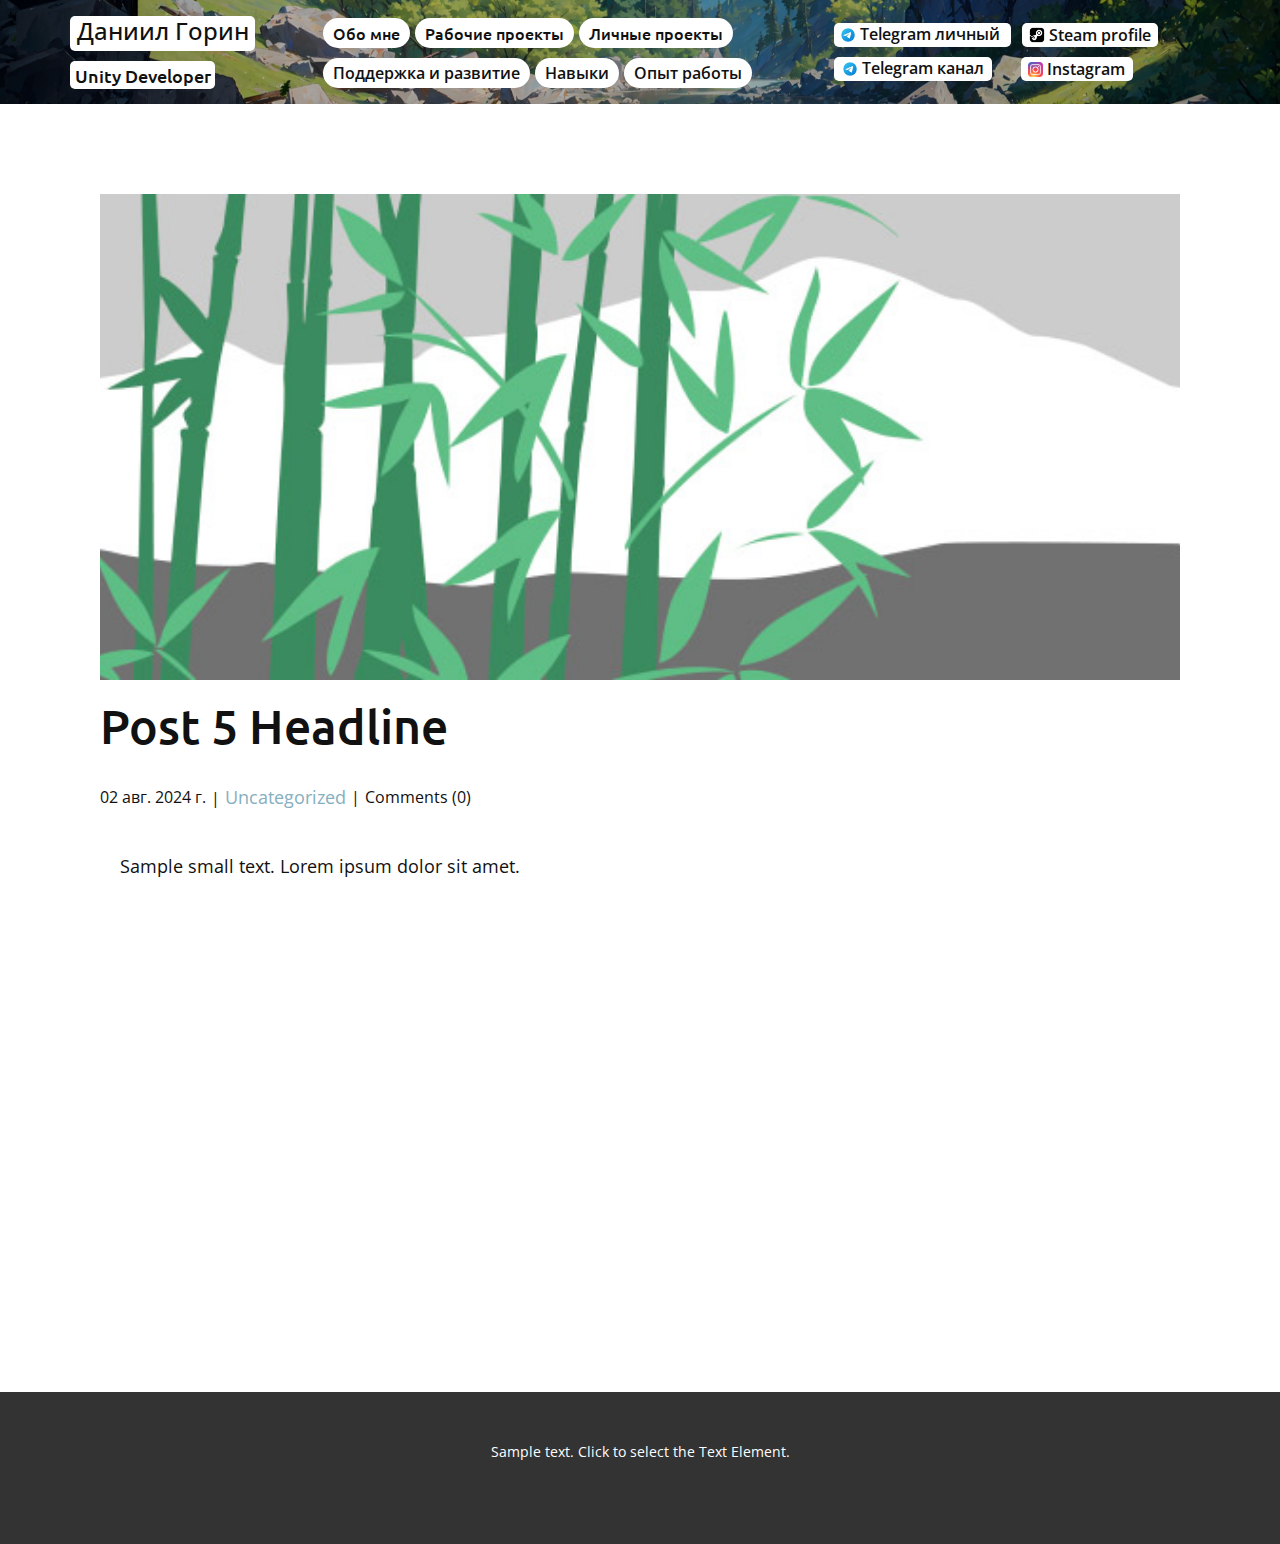
<file: blog/post-4.html>
<!DOCTYPE html>
<html style="font-size: 16px;" lang="ru"><head>
    <meta name="viewport" content="width=device-width, initial-scale=1.0">
    <meta charset="utf-8">
    <meta name="keywords" content="Заголовок 1-го поста">
    <meta name="description" content="">
    <title>Post 5 Headline</title>
    <link rel="stylesheet" href="../nicepage.css" media="screen">
<link rel="stylesheet" href="../Post-Template.css" media="screen">
    <script class="u-script" type="text/javascript" src="../jquery.js" defer=""></script>
    <script class="u-script" type="text/javascript" src="../nicepage.js" defer=""></script>
    <meta name="generator" content="Nicepage 7.9.4, nicepage.com">
    
    
    
    <link id="u-theme-google-font" rel="stylesheet" href="https://fonts.googleapis.com/css?family=Ubuntu:300,300i,400,400i,500,500i,700,700i|Open+Sans:300,300i,400,400i,500,500i,600,600i,700,700i,800,800i">
    <script type="application/ld+json">{
		"@context": "http://schema.org",
		"@type": "Organization",
		"name": "My Portfolio"
}</script>
    <meta name="theme-color" content="#86afc0">
  <meta data-intl-tel-input-cdn-path="intlTelInput/"></head>
  <body data-path-to-root="./" data-include-products="false" class="u-body u-xl-mode" data-lang="ru"><header class="u-clearfix u-header u-image u-shading u-sticky u-sticky-388f u-header" id="sec-0168" data-animation-name="" data-animation-duration="0" data-animation-delay="0" data-animation-direction=""><div class="u-clearfix u-sheet u-valign-middle-sm u-sheet-1">
        <a href="https://steamcommunity.com/profiles/76561198071821367/" class="u-active-custom-color-6 u-border-none u-btn u-btn-round u-button-style u-enable-responsive u-hover-custom-color-6 u-radius u-text-body-color u-white u-btn-1" target="_blank"><span class="u-file-icon u-icon u-icon-1"><img src="../images/icons8-steam-500.png" alt=""></span>&nbsp;Steam profile
        </a>
        <a href="https://t.me/whiskas009" class="u-active-custom-color-6 u-border-none u-btn u-btn-round u-button-style u-enable-responsive u-hover-custom-color-6 u-radius u-text-body-color u-white u-btn-2" target="_blank"><span class="u-file-icon u-icon u-icon-2"><img src="../images/icons8--240.png" alt=""></span> Telegram личный&nbsp;
        </a>
        <nav class="u-hidden-sm u-menu u-menu-one-level u-menu-1" role="navigation" data-responsive-from="XS">
          <div class="menu-collapse" style="font-size: 0.625rem; letter-spacing: 0px; font-weight: 500;">
            <a class="u-button-style u-custom-active-border-color u-custom-active-color u-custom-border u-custom-border-color u-custom-border-radius u-custom-borders u-custom-color u-custom-hover-border-color u-custom-hover-color u-custom-left-right-menu-spacing u-custom-text-active-color u-custom-text-color u-custom-text-decoration u-custom-text-hover-color u-custom-top-bottom-menu-spacing u-hamburger-link u-nav-link u-radius u-text-white u-hamburger-link-1" aria-label="Открыть меню" aria-controls="4c1b" href="#">
              <svg class="u-svg-link" viewBox="0 0 24 24"><use xlink:href="#svg-8e67"></use></svg>
              <svg class="u-svg-content" version="1.1" id="svg-8e67" viewBox="0 0 16 16" x="0px" y="0px" xmlns:xlink="http://www.w3.org/1999/xlink" xmlns="http://www.w3.org/2000/svg"><g><rect y="1" width="16" height="2"></rect><rect y="7" width="16" height="2"></rect><rect y="13" width="16" height="2"></rect>
</g></svg>
            </a>
          </div>
          <div class="u-custom-menu u-nav-container">
            <ul role="menubar" class="u-custom-font u-heading-font u-nav u-spacing-5 u-unstyled u-nav-1"><li role="none" class="u-nav-item"><a tabindex="-1" role="menuitem" class="u-active-custom-color-6 u-button-style u-hover-custom-color-6 u-nav-link u-radius u-text-active-black u-white" href="../#sec-3444" data-page-id="263807427" aria-haspopup="true" style="padding: 7px 10px; --radius: 16px;">Обо мне </a>
</li><li role="none" class="u-nav-item"><a tabindex="-1" role="menuitem" class="u-active-custom-color-6 u-button-style u-hover-custom-color-6 u-nav-link u-radius u-text-active-black u-white" href="../#block-5" data-page-id="263807427" style="padding: 7px 10px; --radius: 16px;">Рабочие проекты </a>
</li><li role="none" class="u-nav-item"><a tabindex="-1" role="menuitem" class="u-active-custom-color-6 u-button-style u-hover-custom-color-6 u-nav-link u-radius u-text-active-black u-white" href="../#sec-62bb" data-page-id="263807427" style="padding: 7px 10px; --radius: 16px;">Личные проекты </a>
</li></ul>
          </div>
          <div id="4c1b" role="region" aria-label="Панель меню" class="u-custom-menu u-nav-container-collapse">
            <div class="u-black u-container-style u-inner-container-layout u-opacity u-opacity-var u-sidenav u-sidenav-1">
              <div class="u-inner-container-layout u-sidenav-overflow" style="padding: 0px;">
                <div class="u-menu-close u-menu-close-1" tabindex="-1" aria-controls="4c1b" aria-label="Закрыть меню"></div>
                <ul role="menubar" class="u-align-center-lg u-align-center-md u-align-center-sm u-align-center-xl u-align-left-xs u-nav u-popupmenu-items u-spacing-0 u-unstyled u-nav-2"><li role="none" class="u-nav-item"><a tabindex="-1" role="menuitem" class="u-button-style u-nav-link" href="../#sec-3444" data-page-id="263807427" aria-haspopup="true">Обо мне </a>
</li><li role="none" class="u-nav-item"><a tabindex="-1" role="menuitem" class="u-button-style u-nav-link" href="../#block-5" data-page-id="263807427">Рабочие проекты </a>
</li><li role="none" class="u-nav-item"><a tabindex="-1" role="menuitem" class="u-button-style u-nav-link" href="../#sec-62bb" data-page-id="263807427">Личные проекты </a>
</li></ul>
              </div>
            </div>
            <div class="u-black u-menu-overlay u-opacity u-opacity-var" style="--opacity: 0;"></div>
          </div>
          <style class="menu-style">@media (max-width: 539px) {
                    [data-responsive-from="XS"] .u-nav-container {
                        display: none;
                    }
                    [data-responsive-from="XS"] .menu-collapse {
                        display: block;
                    }
                }</style>
        </nav>
        <div class="custom-expanded u-container-align-center-lg u-container-align-center-xl u-container-style u-enable-responsive u-group u-radius u-shape-round u-white u-group-1">
          <div class="u-container-layout u-valign-middle-lg u-valign-middle-sm u-container-layout-1">
            <h1 class="u-align-center u-custom-font u-text u-text-font u-text-1">Даниил Горин</h1>
          </div>
        </div>
        <div class="custom-expanded u-container-align-center u-container-style u-enable-responsive u-group u-radius u-shape-round u-white u-group-2">
          <div class="u-container-layout u-valign-middle-lg u-valign-middle-sm u-container-layout-2">
            <h1 class="u-align-center u-text u-text-2">Unity Developer</h1>
          </div>
        </div>
        <a href="https://www.instagram.com/_.whiskas/?hl=ru" class="u-active-custom-color-6 u-border-none u-btn u-btn-round u-button-style u-enable-responsive u-hover-custom-color-6 u-radius u-text-body-color u-white u-btn-3" target="_blank"><span class="u-file-icon u-icon u-icon-3"><img src="../images/icons8-instagram-2401.png" alt=""></span>&nbsp;Instagram
        </a>
        <a href="https://t.me/TheCreativeSpark" class="u-active-custom-color-6 u-border-none u-btn u-btn-round u-button-style u-enable-responsive u-hover-custom-color-6 u-radius u-text-body-color u-white u-btn-4" target="_blank"><span class="u-file-icon u-icon u-icon-4"><img src="../images/icons8--240.png" alt=""></span> Telegram канал
        </a>
        <nav class="u-hidden-sm u-menu u-menu-one-level u-menu-2" role="navigation" data-responsive-from="XS">
          <div class="menu-collapse" style="font-size: 0.625rem; letter-spacing: 0px; font-weight: 600;">
            <a class="u-button-style u-custom-active-border-color u-custom-active-color u-custom-border u-custom-border-color u-custom-border-radius u-custom-borders u-custom-color u-custom-hover-border-color u-custom-hover-color u-custom-left-right-menu-spacing u-custom-text-active-color u-custom-text-color u-custom-text-decoration u-custom-text-hover-color u-custom-top-bottom-menu-spacing u-hamburger-link u-nav-link u-radius u-text-white u-hamburger-link-2" aria-label="Открыть меню" aria-controls="4c1b" href="#">
              <svg class="u-svg-link" viewBox="0 0 24 24"><use xlink:href="#svg-ada6"></use></svg>
              <svg class="u-svg-content" version="1.1" id="svg-ada6" viewBox="0 0 16 16" x="0px" y="0px" xmlns:xlink="http://www.w3.org/1999/xlink" xmlns="http://www.w3.org/2000/svg"><g><rect y="1" width="16" height="2"></rect><rect y="7" width="16" height="2"></rect><rect y="13" width="16" height="2"></rect>
</g></svg>
            </a>
          </div>
          <div class="u-custom-menu u-nav-container">
            <ul role="menubar" class="u-nav u-spacing-5 u-unstyled u-nav-3"><li role="none" class="u-nav-item"><a tabindex="-1" role="menuitem" class="u-active-custom-color-6 u-button-style u-hover-custom-color-6 u-nav-link u-radius u-text-active-black u-white" href="../#sec-16d0" data-page-id="263807427" aria-haspopup="true" style="padding: 7px 10px; --radius: 16px;">Поддержка и развитие </a>
</li><li role="none" class="u-nav-item"><a tabindex="-1" role="menuitem" class="u-active-custom-color-6 u-button-style u-hover-custom-color-6 u-nav-link u-radius u-text-active-black u-white" href="../#sec-9dcb" data-page-id="263807427" style="padding: 7px 10px; --radius: 16px;">Навыки </a>
</li><li role="none" class="u-nav-item"><a tabindex="-1" role="menuitem" class="u-active-custom-color-6 u-button-style u-hover-custom-color-6 u-nav-link u-radius u-text-active-black u-white" href="../#sec-e5c3" data-page-id="263807427" style="padding: 7px 10px; --radius: 16px;">Опыт работы </a>
</li></ul>
          </div>
          <div id="4c1b" role="region" aria-label="Панель меню" class="u-custom-menu u-nav-container-collapse">
            <div class="u-black u-container-style u-inner-container-layout u-opacity u-opacity-var u-sidenav u-sidenav-2">
              <div class="u-inner-container-layout u-sidenav-overflow">
                <div class="u-menu-close u-menu-close-2" tabindex="-1" aria-controls="4c1b" aria-label="Закрыть меню"></div>
                <ul role="menubar" class="u-align-center-lg u-align-center-md u-align-center-sm u-align-center-xl u-align-left-xs u-nav u-popupmenu-items u-unstyled u-nav-4"><li role="none" class="u-nav-item"><a tabindex="-1" role="menuitem" class="u-button-style u-nav-link" href="../#sec-16d0" data-page-id="263807427" aria-haspopup="true">Поддержка и развитие </a>
</li><li role="none" class="u-nav-item"><a tabindex="-1" role="menuitem" class="u-button-style u-nav-link" href="../#sec-9dcb" data-page-id="263807427">Навыки </a>
</li><li role="none" class="u-nav-item"><a tabindex="-1" role="menuitem" class="u-button-style u-nav-link" href="../#sec-e5c3" data-page-id="263807427">Опыт работы </a>
</li></ul>
              </div>
            </div>
            <div class="u-black u-menu-overlay u-opacity u-opacity-var"></div>
          </div>
          <style class="menu-style">@media (max-width: 539px) {
                    [data-responsive-from="XS"] .u-nav-container {
                        display: none;
                    }
                    [data-responsive-from="XS"] .menu-collapse {
                        display: block;
                    }
                }</style>
        </nav>
      </div></header>
    <section class="u-align-center u-clearfix u-section-1" id="block-1">
      <div class="u-clearfix u-sheet u-valign-middle-md u-valign-middle-sm u-valign-middle-xs u-sheet-1"><!--post_details--><!--post_details_options_json--><!--{"source":""}--><!--/post_details_options_json--><!--blog_post-->
        <div class="u-container-style u-expanded-width u-post-details u-post-details-1">
          <div class="u-container-layout u-valign-middle u-container-layout-1"><!--blog_post_image-->
            <img alt="" class="u-blog-control u-expanded-width u-image u-image-default u-image-1" src="../images/68f64b9d.jpeg"><!--/blog_post_image--><!--blog_post_header-->
            <h2 class="u-blog-control u-text u-text-1">Post 5 Headline</h2><!--/blog_post_header--><!--blog_post_metadata-->
            <div class="u-blog-control u-metadata u-metadata-1"><!--blog_post_metadata_date--><span class="u-meta-date u-meta-icon">02 авг. 2024 г.</span><!--/blog_post_metadata_date--><!--blog_post_metadata_category--><span class="u-meta-category u-meta-icon"><a href="../blog/blog.html#/blog-1///">Uncategorized</a></span><!--/blog_post_metadata_category--><!--blog_post_metadata_comments--><span class="u-meta-comments u-meta-icon"><!--blog_post_metadata_comments_content-->Comments (0)<!--/blog_post_metadata_comments_content--></span><!--/blog_post_metadata_comments-->
            </div><!--/blog_post_metadata--><!--blog_post_content-->
            <div class="u-align-justify u-blog-control u-post-content u-text u-text-2 fr-view">
  <p>
    <meta name="viewport" content="width=device-width, initial-scale=1.0">
    <meta charset="utf-8">
    <meta name="keywords" content=""><meta name="description" content="">
    <title></title>
    <link rel="stylesheet" href="/nicepage.css" media="screen" class="u-static-style"><link rel="stylesheet" href="/nicepage.css" media="screen">
    <script class="u-script" type="text/javascript" src="//capp.nicepage.com/assets/jquery-1.9.1.min.js" defer=""></script>
    <script class="u-script" type="text/javascript" src="//capp.nicepage.com/8f4ce5d7b727c50915fc4e24ada5d7f98a61d49d/nicepage.js" defer=""></script>
</p><section class="u-clearfix u-valign-top u-block-9a15-1" custom-posts-hash="T" data-section-properties="{&quot;margin&quot;:&quot;none&quot;,&quot;stretch&quot;:true}" data-id="9a15" data-posts-content="[{'images':[],'maps':[],'videos':[],'icons':[],'textWidth':'','textHeight':'','id':1,'headingProp':'h3','textProp':'text'}]" style="min-height: 500px">
  <div class="u-clearfix u-rich-text u-text u-block-9a15-4" data-state="{&quot;margin-top&quot;:{&quot;shouldApplyDefaultMargins&quot;:{&quot;XL&quot;:false,&quot;LG&quot;:false,&quot;MD&quot;:false,&quot;SM&quot;:true,&quot;XS&quot;:true},&quot;parentVerticalAlign&quot;:{&quot;XL&quot;:&quot;top&quot;,&quot;LG&quot;:&quot;top&quot;,&quot;MD&quot;:&quot;top&quot;,&quot;SM&quot;:&quot;top&quot;,&quot;XS&quot;:&quot;top&quot;}},&quot;margin-bottom&quot;:{&quot;shouldApplyDefaultMargins&quot;:{&quot;XL&quot;:false,&quot;LG&quot;:false,&quot;MD&quot;:false,&quot;SM&quot;:true,&quot;XS&quot;:true},&quot;parentVerticalAlign&quot;:{&quot;XL&quot;:&quot;top&quot;,&quot;LG&quot;:&quot;top&quot;,&quot;MD&quot;:&quot;top&quot;,&quot;SM&quot;:&quot;top&quot;,&quot;XS&quot;:&quot;top&quot;}}}" style="padding-left: 20px; padding-right: 20px">
  Sample small text. Lorem ipsum dolor sit amet.
  </div>
  <style data-mode="XL">@media (min-width: 1200px) {
  .u-block-9a15-1 {
    min-height: 500px;
  }
  .u-block-9a15-4 {
    padding-left: 20px;
    padding-right: 20px;
  }
}</style>
  <style data-mode="LG">@media (max-width: 1199px) and (min-width: 992px) {
  .u-block-9a15-1 {
    min-height: 500px;
  }
  .u-block-9a15-4 {
    padding-left: 20px;
    padding-right: 20px;
  }
}</style>
  <style data-mode="MD">@media (max-width: 991px) and (min-width: 768px) {
  .u-block-9a15-1 {
    min-height: 500px;
  }
  .u-block-9a15-4 {
    padding-left: 20px;
    padding-right: 20px;
  }
}</style>
  <style data-mode="SM">@media (max-width: 767px) and (min-width: 576px) {
  .u-block-9a15-1 {
    min-height: 500px;
  }
  .u-block-9a15-4 {
    padding-left: 20px;
    padding-right: 20px;
    margin-top: 60px;
    margin-bottom: 60px;
  }
}</style>
  <style data-mode="XS">@media (max-width: 575px) {
  .u-block-9a15-1 {
    min-height: 500px;
  }
  .u-block-9a15-4 {
    padding-left: 20px;
    padding-right: 20px;
    margin-top: 60px;
    margin-bottom: 60px;
  }
}</style>
</section>
<p></p>
  </div><!--/blog_post_content-->
          </div>
        </div><!--/blog_post--><!--/post_details-->
      </div>
    </section>
    
    
    
    <footer class="u-align-center u-clearfix u-container-align-center u-footer u-grey-80 u-footer" id="sec-143b"><div class="u-clearfix u-sheet u-sheet-1">
        <p class="u-small-text u-text u-text-variant u-text-1">Sample text. Click to select the Text Element.</p>
      </div></footer>
    <section class="u-backlink u-clearfix u-grey-80"></section>
  
</body></html>
</file>
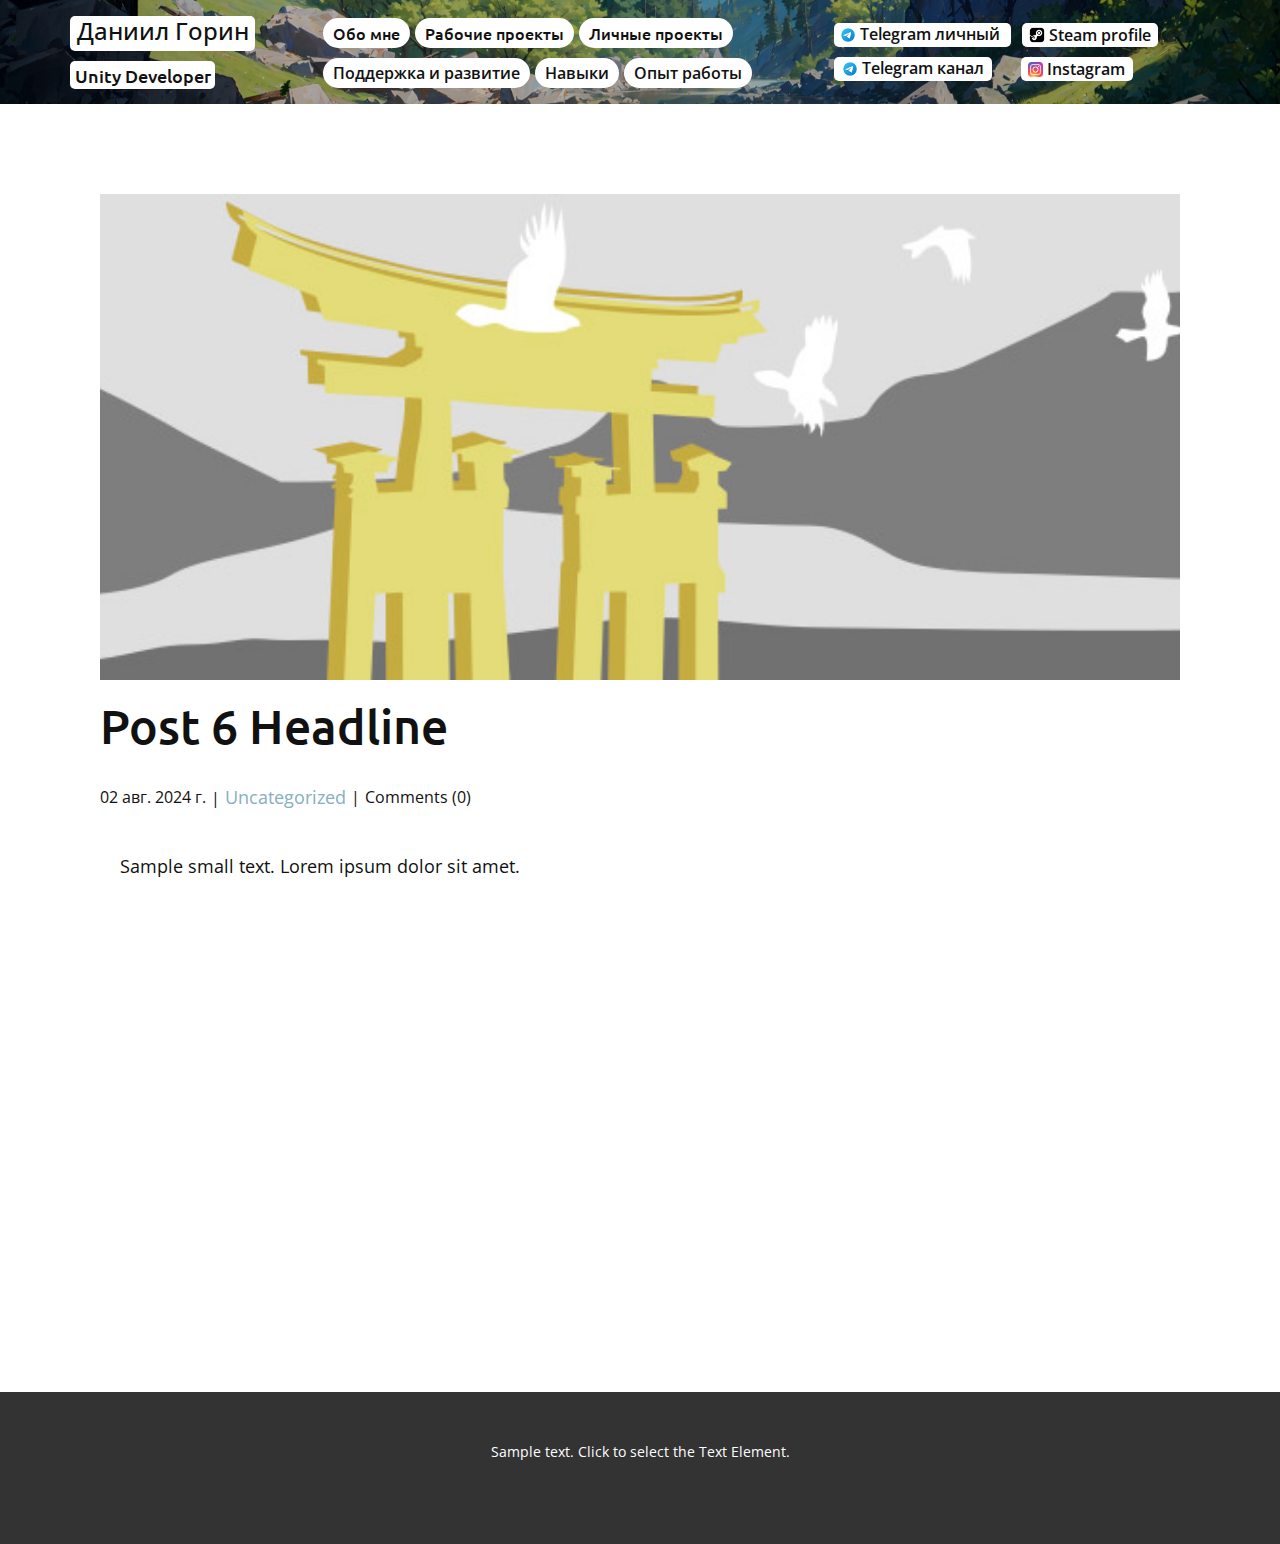
<file: blog/post-5.html>
<!DOCTYPE html>
<html style="font-size: 16px;" lang="ru"><head>
    <meta name="viewport" content="width=device-width, initial-scale=1.0">
    <meta charset="utf-8">
    <meta name="keywords" content="Заголовок 1-го поста">
    <meta name="description" content="">
    <title>Post 6 Headline</title>
    <link rel="stylesheet" href="../nicepage.css" media="screen">
<link rel="stylesheet" href="../Post-Template.css" media="screen">
    <script class="u-script" type="text/javascript" src="../jquery.js" defer=""></script>
    <script class="u-script" type="text/javascript" src="../nicepage.js" defer=""></script>
    <meta name="generator" content="Nicepage 7.9.4, nicepage.com">
    
    
    
    <link id="u-theme-google-font" rel="stylesheet" href="https://fonts.googleapis.com/css?family=Ubuntu:300,300i,400,400i,500,500i,700,700i|Open+Sans:300,300i,400,400i,500,500i,600,600i,700,700i,800,800i">
    <script type="application/ld+json">{
		"@context": "http://schema.org",
		"@type": "Organization",
		"name": "My Portfolio"
}</script>
    <meta name="theme-color" content="#86afc0">
  <meta data-intl-tel-input-cdn-path="intlTelInput/"></head>
  <body data-path-to-root="./" data-include-products="false" class="u-body u-xl-mode" data-lang="ru"><header class="u-clearfix u-header u-image u-shading u-sticky u-sticky-388f u-header" id="sec-0168" data-animation-name="" data-animation-duration="0" data-animation-delay="0" data-animation-direction=""><div class="u-clearfix u-sheet u-valign-middle-sm u-sheet-1">
        <a href="https://steamcommunity.com/profiles/76561198071821367/" class="u-active-custom-color-6 u-border-none u-btn u-btn-round u-button-style u-enable-responsive u-hover-custom-color-6 u-radius u-text-body-color u-white u-btn-1" target="_blank"><span class="u-file-icon u-icon u-icon-1"><img src="../images/icons8-steam-500.png" alt=""></span>&nbsp;Steam profile
        </a>
        <a href="https://t.me/whiskas009" class="u-active-custom-color-6 u-border-none u-btn u-btn-round u-button-style u-enable-responsive u-hover-custom-color-6 u-radius u-text-body-color u-white u-btn-2" target="_blank"><span class="u-file-icon u-icon u-icon-2"><img src="../images/icons8--240.png" alt=""></span> Telegram личный&nbsp;
        </a>
        <nav class="u-hidden-sm u-menu u-menu-one-level u-menu-1" role="navigation" data-responsive-from="XS">
          <div class="menu-collapse" style="font-size: 0.625rem; letter-spacing: 0px; font-weight: 500;">
            <a class="u-button-style u-custom-active-border-color u-custom-active-color u-custom-border u-custom-border-color u-custom-border-radius u-custom-borders u-custom-color u-custom-hover-border-color u-custom-hover-color u-custom-left-right-menu-spacing u-custom-text-active-color u-custom-text-color u-custom-text-decoration u-custom-text-hover-color u-custom-top-bottom-menu-spacing u-hamburger-link u-nav-link u-radius u-text-white u-hamburger-link-1" aria-label="Открыть меню" aria-controls="4c1b" href="#">
              <svg class="u-svg-link" viewBox="0 0 24 24"><use xlink:href="#svg-8e67"></use></svg>
              <svg class="u-svg-content" version="1.1" id="svg-8e67" viewBox="0 0 16 16" x="0px" y="0px" xmlns:xlink="http://www.w3.org/1999/xlink" xmlns="http://www.w3.org/2000/svg"><g><rect y="1" width="16" height="2"></rect><rect y="7" width="16" height="2"></rect><rect y="13" width="16" height="2"></rect>
</g></svg>
            </a>
          </div>
          <div class="u-custom-menu u-nav-container">
            <ul role="menubar" class="u-custom-font u-heading-font u-nav u-spacing-5 u-unstyled u-nav-1"><li role="none" class="u-nav-item"><a tabindex="-1" role="menuitem" class="u-active-custom-color-6 u-button-style u-hover-custom-color-6 u-nav-link u-radius u-text-active-black u-white" href="../#sec-3444" data-page-id="263807427" aria-haspopup="true" style="padding: 7px 10px; --radius: 16px;">Обо мне </a>
</li><li role="none" class="u-nav-item"><a tabindex="-1" role="menuitem" class="u-active-custom-color-6 u-button-style u-hover-custom-color-6 u-nav-link u-radius u-text-active-black u-white" href="../#block-5" data-page-id="263807427" style="padding: 7px 10px; --radius: 16px;">Рабочие проекты </a>
</li><li role="none" class="u-nav-item"><a tabindex="-1" role="menuitem" class="u-active-custom-color-6 u-button-style u-hover-custom-color-6 u-nav-link u-radius u-text-active-black u-white" href="../#sec-62bb" data-page-id="263807427" style="padding: 7px 10px; --radius: 16px;">Личные проекты </a>
</li></ul>
          </div>
          <div id="4c1b" role="region" aria-label="Панель меню" class="u-custom-menu u-nav-container-collapse">
            <div class="u-black u-container-style u-inner-container-layout u-opacity u-opacity-var u-sidenav u-sidenav-1">
              <div class="u-inner-container-layout u-sidenav-overflow" style="padding: 0px;">
                <div class="u-menu-close u-menu-close-1" tabindex="-1" aria-controls="4c1b" aria-label="Закрыть меню"></div>
                <ul role="menubar" class="u-align-center-lg u-align-center-md u-align-center-sm u-align-center-xl u-align-left-xs u-nav u-popupmenu-items u-spacing-0 u-unstyled u-nav-2"><li role="none" class="u-nav-item"><a tabindex="-1" role="menuitem" class="u-button-style u-nav-link" href="../#sec-3444" data-page-id="263807427" aria-haspopup="true">Обо мне </a>
</li><li role="none" class="u-nav-item"><a tabindex="-1" role="menuitem" class="u-button-style u-nav-link" href="../#block-5" data-page-id="263807427">Рабочие проекты </a>
</li><li role="none" class="u-nav-item"><a tabindex="-1" role="menuitem" class="u-button-style u-nav-link" href="../#sec-62bb" data-page-id="263807427">Личные проекты </a>
</li></ul>
              </div>
            </div>
            <div class="u-black u-menu-overlay u-opacity u-opacity-var" style="--opacity: 0;"></div>
          </div>
          <style class="menu-style">@media (max-width: 539px) {
                    [data-responsive-from="XS"] .u-nav-container {
                        display: none;
                    }
                    [data-responsive-from="XS"] .menu-collapse {
                        display: block;
                    }
                }</style>
        </nav>
        <div class="custom-expanded u-container-align-center-lg u-container-align-center-xl u-container-style u-enable-responsive u-group u-radius u-shape-round u-white u-group-1">
          <div class="u-container-layout u-valign-middle-lg u-valign-middle-sm u-container-layout-1">
            <h1 class="u-align-center u-custom-font u-text u-text-font u-text-1">Даниил Горин</h1>
          </div>
        </div>
        <div class="custom-expanded u-container-align-center u-container-style u-enable-responsive u-group u-radius u-shape-round u-white u-group-2">
          <div class="u-container-layout u-valign-middle-lg u-valign-middle-sm u-container-layout-2">
            <h1 class="u-align-center u-text u-text-2">Unity Developer</h1>
          </div>
        </div>
        <a href="https://www.instagram.com/_.whiskas/?hl=ru" class="u-active-custom-color-6 u-border-none u-btn u-btn-round u-button-style u-enable-responsive u-hover-custom-color-6 u-radius u-text-body-color u-white u-btn-3" target="_blank"><span class="u-file-icon u-icon u-icon-3"><img src="../images/icons8-instagram-2401.png" alt=""></span>&nbsp;Instagram
        </a>
        <a href="https://t.me/TheCreativeSpark" class="u-active-custom-color-6 u-border-none u-btn u-btn-round u-button-style u-enable-responsive u-hover-custom-color-6 u-radius u-text-body-color u-white u-btn-4" target="_blank"><span class="u-file-icon u-icon u-icon-4"><img src="../images/icons8--240.png" alt=""></span> Telegram канал
        </a>
        <nav class="u-hidden-sm u-menu u-menu-one-level u-menu-2" role="navigation" data-responsive-from="XS">
          <div class="menu-collapse" style="font-size: 0.625rem; letter-spacing: 0px; font-weight: 600;">
            <a class="u-button-style u-custom-active-border-color u-custom-active-color u-custom-border u-custom-border-color u-custom-border-radius u-custom-borders u-custom-color u-custom-hover-border-color u-custom-hover-color u-custom-left-right-menu-spacing u-custom-text-active-color u-custom-text-color u-custom-text-decoration u-custom-text-hover-color u-custom-top-bottom-menu-spacing u-hamburger-link u-nav-link u-radius u-text-white u-hamburger-link-2" aria-label="Открыть меню" aria-controls="4c1b" href="#">
              <svg class="u-svg-link" viewBox="0 0 24 24"><use xlink:href="#svg-ada6"></use></svg>
              <svg class="u-svg-content" version="1.1" id="svg-ada6" viewBox="0 0 16 16" x="0px" y="0px" xmlns:xlink="http://www.w3.org/1999/xlink" xmlns="http://www.w3.org/2000/svg"><g><rect y="1" width="16" height="2"></rect><rect y="7" width="16" height="2"></rect><rect y="13" width="16" height="2"></rect>
</g></svg>
            </a>
          </div>
          <div class="u-custom-menu u-nav-container">
            <ul role="menubar" class="u-nav u-spacing-5 u-unstyled u-nav-3"><li role="none" class="u-nav-item"><a tabindex="-1" role="menuitem" class="u-active-custom-color-6 u-button-style u-hover-custom-color-6 u-nav-link u-radius u-text-active-black u-white" href="../#sec-16d0" data-page-id="263807427" aria-haspopup="true" style="padding: 7px 10px; --radius: 16px;">Поддержка и развитие </a>
</li><li role="none" class="u-nav-item"><a tabindex="-1" role="menuitem" class="u-active-custom-color-6 u-button-style u-hover-custom-color-6 u-nav-link u-radius u-text-active-black u-white" href="../#sec-9dcb" data-page-id="263807427" style="padding: 7px 10px; --radius: 16px;">Навыки </a>
</li><li role="none" class="u-nav-item"><a tabindex="-1" role="menuitem" class="u-active-custom-color-6 u-button-style u-hover-custom-color-6 u-nav-link u-radius u-text-active-black u-white" href="../#sec-e5c3" data-page-id="263807427" style="padding: 7px 10px; --radius: 16px;">Опыт работы </a>
</li></ul>
          </div>
          <div id="4c1b" role="region" aria-label="Панель меню" class="u-custom-menu u-nav-container-collapse">
            <div class="u-black u-container-style u-inner-container-layout u-opacity u-opacity-var u-sidenav u-sidenav-2">
              <div class="u-inner-container-layout u-sidenav-overflow">
                <div class="u-menu-close u-menu-close-2" tabindex="-1" aria-controls="4c1b" aria-label="Закрыть меню"></div>
                <ul role="menubar" class="u-align-center-lg u-align-center-md u-align-center-sm u-align-center-xl u-align-left-xs u-nav u-popupmenu-items u-unstyled u-nav-4"><li role="none" class="u-nav-item"><a tabindex="-1" role="menuitem" class="u-button-style u-nav-link" href="../#sec-16d0" data-page-id="263807427" aria-haspopup="true">Поддержка и развитие </a>
</li><li role="none" class="u-nav-item"><a tabindex="-1" role="menuitem" class="u-button-style u-nav-link" href="../#sec-9dcb" data-page-id="263807427">Навыки </a>
</li><li role="none" class="u-nav-item"><a tabindex="-1" role="menuitem" class="u-button-style u-nav-link" href="../#sec-e5c3" data-page-id="263807427">Опыт работы </a>
</li></ul>
              </div>
            </div>
            <div class="u-black u-menu-overlay u-opacity u-opacity-var"></div>
          </div>
          <style class="menu-style">@media (max-width: 539px) {
                    [data-responsive-from="XS"] .u-nav-container {
                        display: none;
                    }
                    [data-responsive-from="XS"] .menu-collapse {
                        display: block;
                    }
                }</style>
        </nav>
      </div></header>
    <section class="u-align-center u-clearfix u-section-1" id="block-1">
      <div class="u-clearfix u-sheet u-valign-middle-md u-valign-middle-sm u-valign-middle-xs u-sheet-1"><!--post_details--><!--post_details_options_json--><!--{"source":""}--><!--/post_details_options_json--><!--blog_post-->
        <div class="u-container-style u-expanded-width u-post-details u-post-details-1">
          <div class="u-container-layout u-valign-middle u-container-layout-1"><!--blog_post_image-->
            <img alt="" class="u-blog-control u-expanded-width u-image u-image-default u-image-1" src="../images/8ad73f3c.jpeg"><!--/blog_post_image--><!--blog_post_header-->
            <h2 class="u-blog-control u-text u-text-1">Post 6 Headline</h2><!--/blog_post_header--><!--blog_post_metadata-->
            <div class="u-blog-control u-metadata u-metadata-1"><!--blog_post_metadata_date--><span class="u-meta-date u-meta-icon">02 авг. 2024 г.</span><!--/blog_post_metadata_date--><!--blog_post_metadata_category--><span class="u-meta-category u-meta-icon"><a href="../blog/blog.html#/blog-1///">Uncategorized</a></span><!--/blog_post_metadata_category--><!--blog_post_metadata_comments--><span class="u-meta-comments u-meta-icon"><!--blog_post_metadata_comments_content-->Comments (0)<!--/blog_post_metadata_comments_content--></span><!--/blog_post_metadata_comments-->
            </div><!--/blog_post_metadata--><!--blog_post_content-->
            <div class="u-align-justify u-blog-control u-post-content u-text u-text-2 fr-view">
  <p>
    <meta name="viewport" content="width=device-width, initial-scale=1.0">
    <meta charset="utf-8">
    <meta name="keywords" content=""><meta name="description" content="">
    <title></title>
    <link rel="stylesheet" href="/nicepage.css" media="screen" class="u-static-style"><link rel="stylesheet" href="/nicepage.css" media="screen">
    <script class="u-script" type="text/javascript" src="//capp.nicepage.com/assets/jquery-1.9.1.min.js" defer=""></script>
    <script class="u-script" type="text/javascript" src="//capp.nicepage.com/8f4ce5d7b727c50915fc4e24ada5d7f98a61d49d/nicepage.js" defer=""></script>
</p><section class="u-clearfix u-valign-top u-block-2d82-1" custom-posts-hash="T" data-section-properties="{&quot;margin&quot;:&quot;none&quot;,&quot;stretch&quot;:true}" data-id="2d82" data-posts-content="[{'images':[],'maps':[],'videos':[],'icons':[],'textWidth':'','textHeight':'','id':1,'headingProp':'h3','textProp':'text'}]" style="min-height: 500px">
  <div class="u-clearfix u-rich-text u-text u-block-2d82-4" data-state="{&quot;margin-top&quot;:{&quot;shouldApplyDefaultMargins&quot;:{&quot;XL&quot;:false,&quot;LG&quot;:false,&quot;MD&quot;:false,&quot;SM&quot;:true,&quot;XS&quot;:true},&quot;parentVerticalAlign&quot;:{&quot;XL&quot;:&quot;top&quot;,&quot;LG&quot;:&quot;top&quot;,&quot;MD&quot;:&quot;top&quot;,&quot;SM&quot;:&quot;top&quot;,&quot;XS&quot;:&quot;top&quot;}},&quot;margin-bottom&quot;:{&quot;shouldApplyDefaultMargins&quot;:{&quot;XL&quot;:false,&quot;LG&quot;:false,&quot;MD&quot;:false,&quot;SM&quot;:true,&quot;XS&quot;:true},&quot;parentVerticalAlign&quot;:{&quot;XL&quot;:&quot;top&quot;,&quot;LG&quot;:&quot;top&quot;,&quot;MD&quot;:&quot;top&quot;,&quot;SM&quot;:&quot;top&quot;,&quot;XS&quot;:&quot;top&quot;}}}" style="padding-left: 20px; padding-right: 20px">
  Sample small text. Lorem ipsum dolor sit amet.
  </div>
  <style data-mode="XL">@media (min-width: 1200px) {
  .u-block-2d82-1 {
    min-height: 500px;
  }
  .u-block-2d82-4 {
    padding-left: 20px;
    padding-right: 20px;
  }
}</style>
  <style data-mode="LG">@media (max-width: 1199px) and (min-width: 992px) {
  .u-block-2d82-1 {
    min-height: 500px;
  }
  .u-block-2d82-4 {
    padding-left: 20px;
    padding-right: 20px;
  }
}</style>
  <style data-mode="MD">@media (max-width: 991px) and (min-width: 768px) {
  .u-block-2d82-1 {
    min-height: 500px;
  }
  .u-block-2d82-4 {
    padding-left: 20px;
    padding-right: 20px;
  }
}</style>
  <style data-mode="SM">@media (max-width: 767px) and (min-width: 576px) {
  .u-block-2d82-1 {
    min-height: 500px;
  }
  .u-block-2d82-4 {
    padding-left: 20px;
    padding-right: 20px;
    margin-top: 60px;
    margin-bottom: 60px;
  }
}</style>
  <style data-mode="XS">@media (max-width: 575px) {
  .u-block-2d82-1 {
    min-height: 500px;
  }
  .u-block-2d82-4 {
    padding-left: 20px;
    padding-right: 20px;
    margin-top: 60px;
    margin-bottom: 60px;
  }
}</style>
</section>
<p></p>
  </div><!--/blog_post_content-->
          </div>
        </div><!--/blog_post--><!--/post_details-->
      </div>
    </section>
    
    
    
    <footer class="u-align-center u-clearfix u-container-align-center u-footer u-grey-80 u-footer" id="sec-143b"><div class="u-clearfix u-sheet u-sheet-1">
        <p class="u-small-text u-text u-text-variant u-text-1">Sample text. Click to select the Text Element.</p>
      </div></footer>
    <section class="u-backlink u-clearfix u-grey-80"></section>
  
</body></html>
</file>
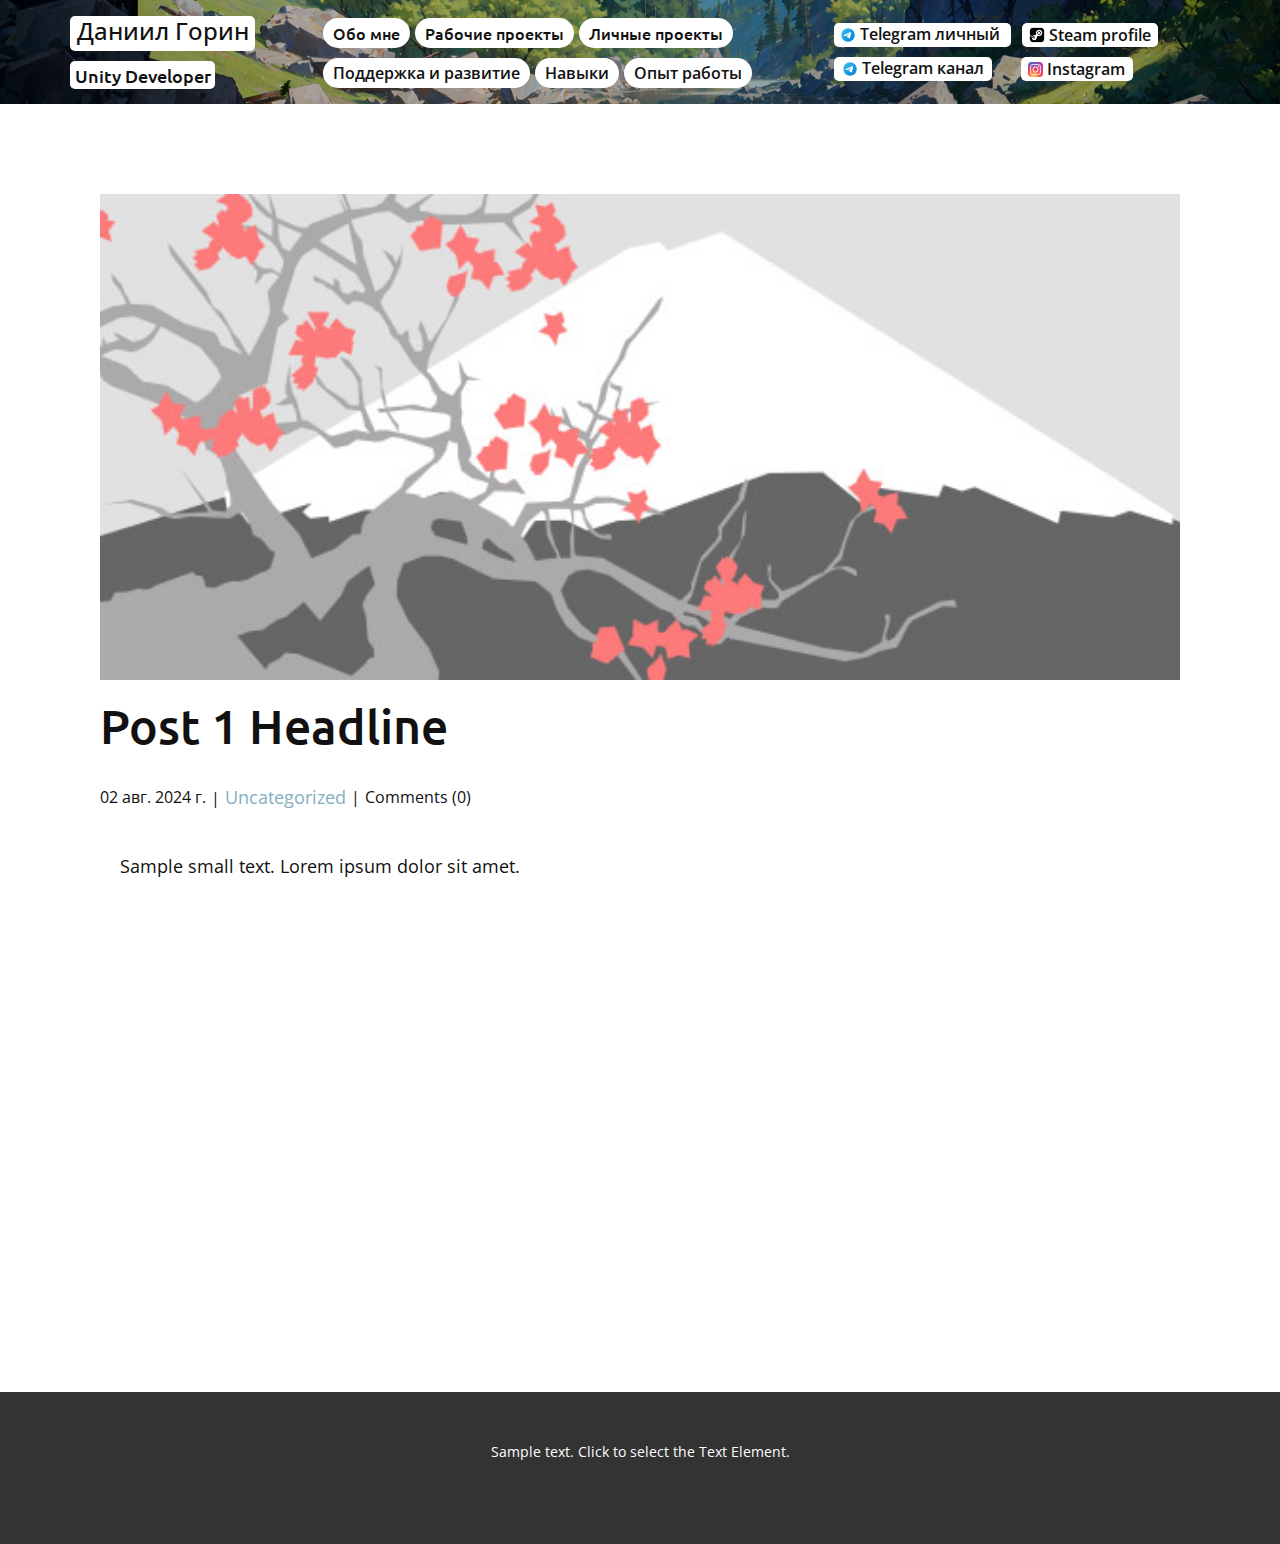
<file: blog/post.html>
<!DOCTYPE html>
<html style="font-size: 16px;" lang="ru"><head>
    <meta name="viewport" content="width=device-width, initial-scale=1.0">
    <meta charset="utf-8">
    <meta name="keywords" content="Заголовок 1-го поста">
    <meta name="description" content="">
    <title>Post 1 Headline</title>
    <link rel="stylesheet" href="../nicepage.css" media="screen">
<link rel="stylesheet" href="../Post-Template.css" media="screen">
    <script class="u-script" type="text/javascript" src="../jquery.js" defer=""></script>
    <script class="u-script" type="text/javascript" src="../nicepage.js" defer=""></script>
    <meta name="generator" content="Nicepage 7.9.4, nicepage.com">
    
    
    
    <link id="u-theme-google-font" rel="stylesheet" href="https://fonts.googleapis.com/css?family=Ubuntu:300,300i,400,400i,500,500i,700,700i|Open+Sans:300,300i,400,400i,500,500i,600,600i,700,700i,800,800i">
    <script type="application/ld+json">{
		"@context": "http://schema.org",
		"@type": "Organization",
		"name": "My Portfolio"
}</script>
    <meta name="theme-color" content="#86afc0">
  <meta data-intl-tel-input-cdn-path="intlTelInput/"></head>
  <body data-path-to-root="./" data-include-products="false" class="u-body u-xl-mode" data-lang="ru"><header class="u-clearfix u-header u-image u-shading u-sticky u-sticky-388f u-header" id="sec-0168" data-animation-name="" data-animation-duration="0" data-animation-delay="0" data-animation-direction=""><div class="u-clearfix u-sheet u-valign-middle-sm u-sheet-1">
        <a href="https://steamcommunity.com/profiles/76561198071821367/" class="u-active-custom-color-6 u-border-none u-btn u-btn-round u-button-style u-enable-responsive u-hover-custom-color-6 u-radius u-text-body-color u-white u-btn-1" target="_blank"><span class="u-file-icon u-icon u-icon-1"><img src="../images/icons8-steam-500.png" alt=""></span>&nbsp;Steam profile
        </a>
        <a href="https://t.me/whiskas009" class="u-active-custom-color-6 u-border-none u-btn u-btn-round u-button-style u-enable-responsive u-hover-custom-color-6 u-radius u-text-body-color u-white u-btn-2" target="_blank"><span class="u-file-icon u-icon u-icon-2"><img src="../images/icons8--240.png" alt=""></span> Telegram личный&nbsp;
        </a>
        <nav class="u-hidden-sm u-menu u-menu-one-level u-menu-1" role="navigation" data-responsive-from="XS">
          <div class="menu-collapse" style="font-size: 0.625rem; letter-spacing: 0px; font-weight: 500;">
            <a class="u-button-style u-custom-active-border-color u-custom-active-color u-custom-border u-custom-border-color u-custom-border-radius u-custom-borders u-custom-color u-custom-hover-border-color u-custom-hover-color u-custom-left-right-menu-spacing u-custom-text-active-color u-custom-text-color u-custom-text-decoration u-custom-text-hover-color u-custom-top-bottom-menu-spacing u-hamburger-link u-nav-link u-radius u-text-white u-hamburger-link-1" aria-label="Открыть меню" aria-controls="4c1b" href="#">
              <svg class="u-svg-link" viewBox="0 0 24 24"><use xlink:href="#svg-8e67"></use></svg>
              <svg class="u-svg-content" version="1.1" id="svg-8e67" viewBox="0 0 16 16" x="0px" y="0px" xmlns:xlink="http://www.w3.org/1999/xlink" xmlns="http://www.w3.org/2000/svg"><g><rect y="1" width="16" height="2"></rect><rect y="7" width="16" height="2"></rect><rect y="13" width="16" height="2"></rect>
</g></svg>
            </a>
          </div>
          <div class="u-custom-menu u-nav-container">
            <ul role="menubar" class="u-custom-font u-heading-font u-nav u-spacing-5 u-unstyled u-nav-1"><li role="none" class="u-nav-item"><a tabindex="-1" role="menuitem" class="u-active-custom-color-6 u-button-style u-hover-custom-color-6 u-nav-link u-radius u-text-active-black u-white" href="../#sec-3444" data-page-id="263807427" aria-haspopup="true" style="padding: 7px 10px; --radius: 16px;">Обо мне </a>
</li><li role="none" class="u-nav-item"><a tabindex="-1" role="menuitem" class="u-active-custom-color-6 u-button-style u-hover-custom-color-6 u-nav-link u-radius u-text-active-black u-white" href="../#block-5" data-page-id="263807427" style="padding: 7px 10px; --radius: 16px;">Рабочие проекты </a>
</li><li role="none" class="u-nav-item"><a tabindex="-1" role="menuitem" class="u-active-custom-color-6 u-button-style u-hover-custom-color-6 u-nav-link u-radius u-text-active-black u-white" href="../#sec-62bb" data-page-id="263807427" style="padding: 7px 10px; --radius: 16px;">Личные проекты </a>
</li></ul>
          </div>
          <div id="4c1b" role="region" aria-label="Панель меню" class="u-custom-menu u-nav-container-collapse">
            <div class="u-black u-container-style u-inner-container-layout u-opacity u-opacity-var u-sidenav u-sidenav-1">
              <div class="u-inner-container-layout u-sidenav-overflow" style="padding: 0px;">
                <div class="u-menu-close u-menu-close-1" tabindex="-1" aria-controls="4c1b" aria-label="Закрыть меню"></div>
                <ul role="menubar" class="u-align-center-lg u-align-center-md u-align-center-sm u-align-center-xl u-align-left-xs u-nav u-popupmenu-items u-spacing-0 u-unstyled u-nav-2"><li role="none" class="u-nav-item"><a tabindex="-1" role="menuitem" class="u-button-style u-nav-link" href="../#sec-3444" data-page-id="263807427" aria-haspopup="true">Обо мне </a>
</li><li role="none" class="u-nav-item"><a tabindex="-1" role="menuitem" class="u-button-style u-nav-link" href="../#block-5" data-page-id="263807427">Рабочие проекты </a>
</li><li role="none" class="u-nav-item"><a tabindex="-1" role="menuitem" class="u-button-style u-nav-link" href="../#sec-62bb" data-page-id="263807427">Личные проекты </a>
</li></ul>
              </div>
            </div>
            <div class="u-black u-menu-overlay u-opacity u-opacity-var" style="--opacity: 0;"></div>
          </div>
          <style class="menu-style">@media (max-width: 539px) {
                    [data-responsive-from="XS"] .u-nav-container {
                        display: none;
                    }
                    [data-responsive-from="XS"] .menu-collapse {
                        display: block;
                    }
                }</style>
        </nav>
        <div class="custom-expanded u-container-align-center-lg u-container-align-center-xl u-container-style u-enable-responsive u-group u-radius u-shape-round u-white u-group-1">
          <div class="u-container-layout u-valign-middle-lg u-valign-middle-sm u-container-layout-1">
            <h1 class="u-align-center u-custom-font u-text u-text-font u-text-1">Даниил Горин</h1>
          </div>
        </div>
        <div class="custom-expanded u-container-align-center u-container-style u-enable-responsive u-group u-radius u-shape-round u-white u-group-2">
          <div class="u-container-layout u-valign-middle-lg u-valign-middle-sm u-container-layout-2">
            <h1 class="u-align-center u-text u-text-2">Unity Developer</h1>
          </div>
        </div>
        <a href="https://www.instagram.com/_.whiskas/?hl=ru" class="u-active-custom-color-6 u-border-none u-btn u-btn-round u-button-style u-enable-responsive u-hover-custom-color-6 u-radius u-text-body-color u-white u-btn-3" target="_blank"><span class="u-file-icon u-icon u-icon-3"><img src="../images/icons8-instagram-2401.png" alt=""></span>&nbsp;Instagram
        </a>
        <a href="https://t.me/TheCreativeSpark" class="u-active-custom-color-6 u-border-none u-btn u-btn-round u-button-style u-enable-responsive u-hover-custom-color-6 u-radius u-text-body-color u-white u-btn-4" target="_blank"><span class="u-file-icon u-icon u-icon-4"><img src="../images/icons8--240.png" alt=""></span> Telegram канал
        </a>
        <nav class="u-hidden-sm u-menu u-menu-one-level u-menu-2" role="navigation" data-responsive-from="XS">
          <div class="menu-collapse" style="font-size: 0.625rem; letter-spacing: 0px; font-weight: 600;">
            <a class="u-button-style u-custom-active-border-color u-custom-active-color u-custom-border u-custom-border-color u-custom-border-radius u-custom-borders u-custom-color u-custom-hover-border-color u-custom-hover-color u-custom-left-right-menu-spacing u-custom-text-active-color u-custom-text-color u-custom-text-decoration u-custom-text-hover-color u-custom-top-bottom-menu-spacing u-hamburger-link u-nav-link u-radius u-text-white u-hamburger-link-2" aria-label="Открыть меню" aria-controls="4c1b" href="#">
              <svg class="u-svg-link" viewBox="0 0 24 24"><use xlink:href="#svg-ada6"></use></svg>
              <svg class="u-svg-content" version="1.1" id="svg-ada6" viewBox="0 0 16 16" x="0px" y="0px" xmlns:xlink="http://www.w3.org/1999/xlink" xmlns="http://www.w3.org/2000/svg"><g><rect y="1" width="16" height="2"></rect><rect y="7" width="16" height="2"></rect><rect y="13" width="16" height="2"></rect>
</g></svg>
            </a>
          </div>
          <div class="u-custom-menu u-nav-container">
            <ul role="menubar" class="u-nav u-spacing-5 u-unstyled u-nav-3"><li role="none" class="u-nav-item"><a tabindex="-1" role="menuitem" class="u-active-custom-color-6 u-button-style u-hover-custom-color-6 u-nav-link u-radius u-text-active-black u-white" href="../#sec-16d0" data-page-id="263807427" aria-haspopup="true" style="padding: 7px 10px; --radius: 16px;">Поддержка и развитие </a>
</li><li role="none" class="u-nav-item"><a tabindex="-1" role="menuitem" class="u-active-custom-color-6 u-button-style u-hover-custom-color-6 u-nav-link u-radius u-text-active-black u-white" href="../#sec-9dcb" data-page-id="263807427" style="padding: 7px 10px; --radius: 16px;">Навыки </a>
</li><li role="none" class="u-nav-item"><a tabindex="-1" role="menuitem" class="u-active-custom-color-6 u-button-style u-hover-custom-color-6 u-nav-link u-radius u-text-active-black u-white" href="../#sec-e5c3" data-page-id="263807427" style="padding: 7px 10px; --radius: 16px;">Опыт работы </a>
</li></ul>
          </div>
          <div id="4c1b" role="region" aria-label="Панель меню" class="u-custom-menu u-nav-container-collapse">
            <div class="u-black u-container-style u-inner-container-layout u-opacity u-opacity-var u-sidenav u-sidenav-2">
              <div class="u-inner-container-layout u-sidenav-overflow">
                <div class="u-menu-close u-menu-close-2" tabindex="-1" aria-controls="4c1b" aria-label="Закрыть меню"></div>
                <ul role="menubar" class="u-align-center-lg u-align-center-md u-align-center-sm u-align-center-xl u-align-left-xs u-nav u-popupmenu-items u-unstyled u-nav-4"><li role="none" class="u-nav-item"><a tabindex="-1" role="menuitem" class="u-button-style u-nav-link" href="../#sec-16d0" data-page-id="263807427" aria-haspopup="true">Поддержка и развитие </a>
</li><li role="none" class="u-nav-item"><a tabindex="-1" role="menuitem" class="u-button-style u-nav-link" href="../#sec-9dcb" data-page-id="263807427">Навыки </a>
</li><li role="none" class="u-nav-item"><a tabindex="-1" role="menuitem" class="u-button-style u-nav-link" href="../#sec-e5c3" data-page-id="263807427">Опыт работы </a>
</li></ul>
              </div>
            </div>
            <div class="u-black u-menu-overlay u-opacity u-opacity-var"></div>
          </div>
          <style class="menu-style">@media (max-width: 539px) {
                    [data-responsive-from="XS"] .u-nav-container {
                        display: none;
                    }
                    [data-responsive-from="XS"] .menu-collapse {
                        display: block;
                    }
                }</style>
        </nav>
      </div></header>
    <section class="u-align-center u-clearfix u-section-1" id="block-1">
      <div class="u-clearfix u-sheet u-valign-middle-md u-valign-middle-sm u-valign-middle-xs u-sheet-1"><!--post_details--><!--post_details_options_json--><!--{"source":""}--><!--/post_details_options_json--><!--blog_post-->
        <div class="u-container-style u-expanded-width u-post-details u-post-details-1">
          <div class="u-container-layout u-valign-middle u-container-layout-1"><!--blog_post_image-->
            <img alt="" class="u-blog-control u-expanded-width u-image u-image-default u-image-1" src="../images/0fd3416c.jpeg"><!--/blog_post_image--><!--blog_post_header-->
            <h2 class="u-blog-control u-text u-text-1">Post 1 Headline</h2><!--/blog_post_header--><!--blog_post_metadata-->
            <div class="u-blog-control u-metadata u-metadata-1"><!--blog_post_metadata_date--><span class="u-meta-date u-meta-icon">02 авг. 2024 г.</span><!--/blog_post_metadata_date--><!--blog_post_metadata_category--><span class="u-meta-category u-meta-icon"><a href="../blog/blog.html#/blog-1///">Uncategorized</a></span><!--/blog_post_metadata_category--><!--blog_post_metadata_comments--><span class="u-meta-comments u-meta-icon"><!--blog_post_metadata_comments_content-->Comments (0)<!--/blog_post_metadata_comments_content--></span><!--/blog_post_metadata_comments-->
            </div><!--/blog_post_metadata--><!--blog_post_content-->
            <div class="u-align-justify u-blog-control u-post-content u-text u-text-2 fr-view">
  <p>
    <meta name="viewport" content="width=device-width, initial-scale=1.0">
    <meta charset="utf-8">
    <meta name="keywords" content=""><meta name="description" content="">
    <title></title>
    <link rel="stylesheet" href="/nicepage.css" media="screen" class="u-static-style"><link rel="stylesheet" href="/nicepage.css" media="screen">
    <script class="u-script" type="text/javascript" src="//capp.nicepage.com/assets/jquery-1.9.1.min.js" defer=""></script>
    <script class="u-script" type="text/javascript" src="//capp.nicepage.com/8f4ce5d7b727c50915fc4e24ada5d7f98a61d49d/nicepage.js" defer=""></script>
</p><section class="u-clearfix u-valign-top u-block-cb45-1" custom-posts-hash="T" data-section-properties="{&quot;margin&quot;:&quot;none&quot;,&quot;stretch&quot;:true}" data-id="cb45" data-posts-content="[{'images':[],'maps':[],'videos':[],'icons':[],'textWidth':'','textHeight':'','id':1,'headingProp':'h3','textProp':'text'}]" style="min-height: 500px">
  <div class="u-clearfix u-rich-text u-text u-block-cb45-4" data-state="{&quot;margin-top&quot;:{&quot;shouldApplyDefaultMargins&quot;:{&quot;XL&quot;:false,&quot;LG&quot;:false,&quot;MD&quot;:false,&quot;SM&quot;:true,&quot;XS&quot;:true},&quot;parentVerticalAlign&quot;:{&quot;XL&quot;:&quot;top&quot;,&quot;LG&quot;:&quot;top&quot;,&quot;MD&quot;:&quot;top&quot;,&quot;SM&quot;:&quot;top&quot;,&quot;XS&quot;:&quot;top&quot;}},&quot;margin-bottom&quot;:{&quot;shouldApplyDefaultMargins&quot;:{&quot;XL&quot;:false,&quot;LG&quot;:false,&quot;MD&quot;:false,&quot;SM&quot;:true,&quot;XS&quot;:true},&quot;parentVerticalAlign&quot;:{&quot;XL&quot;:&quot;top&quot;,&quot;LG&quot;:&quot;top&quot;,&quot;MD&quot;:&quot;top&quot;,&quot;SM&quot;:&quot;top&quot;,&quot;XS&quot;:&quot;top&quot;}}}" style="padding-left: 20px; padding-right: 20px">
  Sample small text. Lorem ipsum dolor sit amet.
  </div>
  <style data-mode="XL">@media (min-width: 1200px) {
  .u-block-cb45-1 {
    min-height: 500px;
  }
  .u-block-cb45-4 {
    padding-left: 20px;
    padding-right: 20px;
  }
}</style>
  <style data-mode="LG">@media (max-width: 1199px) and (min-width: 992px) {
  .u-block-cb45-1 {
    min-height: 500px;
  }
  .u-block-cb45-4 {
    padding-left: 20px;
    padding-right: 20px;
  }
}</style>
  <style data-mode="MD">@media (max-width: 991px) and (min-width: 768px) {
  .u-block-cb45-1 {
    min-height: 500px;
  }
  .u-block-cb45-4 {
    padding-left: 20px;
    padding-right: 20px;
  }
}</style>
  <style data-mode="SM">@media (max-width: 767px) and (min-width: 576px) {
  .u-block-cb45-1 {
    min-height: 500px;
  }
  .u-block-cb45-4 {
    padding-left: 20px;
    padding-right: 20px;
    margin-top: 60px;
    margin-bottom: 60px;
  }
}</style>
  <style data-mode="XS">@media (max-width: 575px) {
  .u-block-cb45-1 {
    min-height: 500px;
  }
  .u-block-cb45-4 {
    padding-left: 20px;
    padding-right: 20px;
    margin-top: 60px;
    margin-bottom: 60px;
  }
}</style>
</section>
<p></p>
  </div><!--/blog_post_content-->
          </div>
        </div><!--/blog_post--><!--/post_details-->
      </div>
    </section>
    
    
    
    <footer class="u-align-center u-clearfix u-container-align-center u-footer u-grey-80 u-footer" id="sec-143b"><div class="u-clearfix u-sheet u-sheet-1">
        <p class="u-small-text u-text u-text-variant u-text-1">Sample text. Click to select the Text Element.</p>
      </div></footer>
    <section class="u-backlink u-clearfix u-grey-80"></section>
  
</body></html>
</file>
